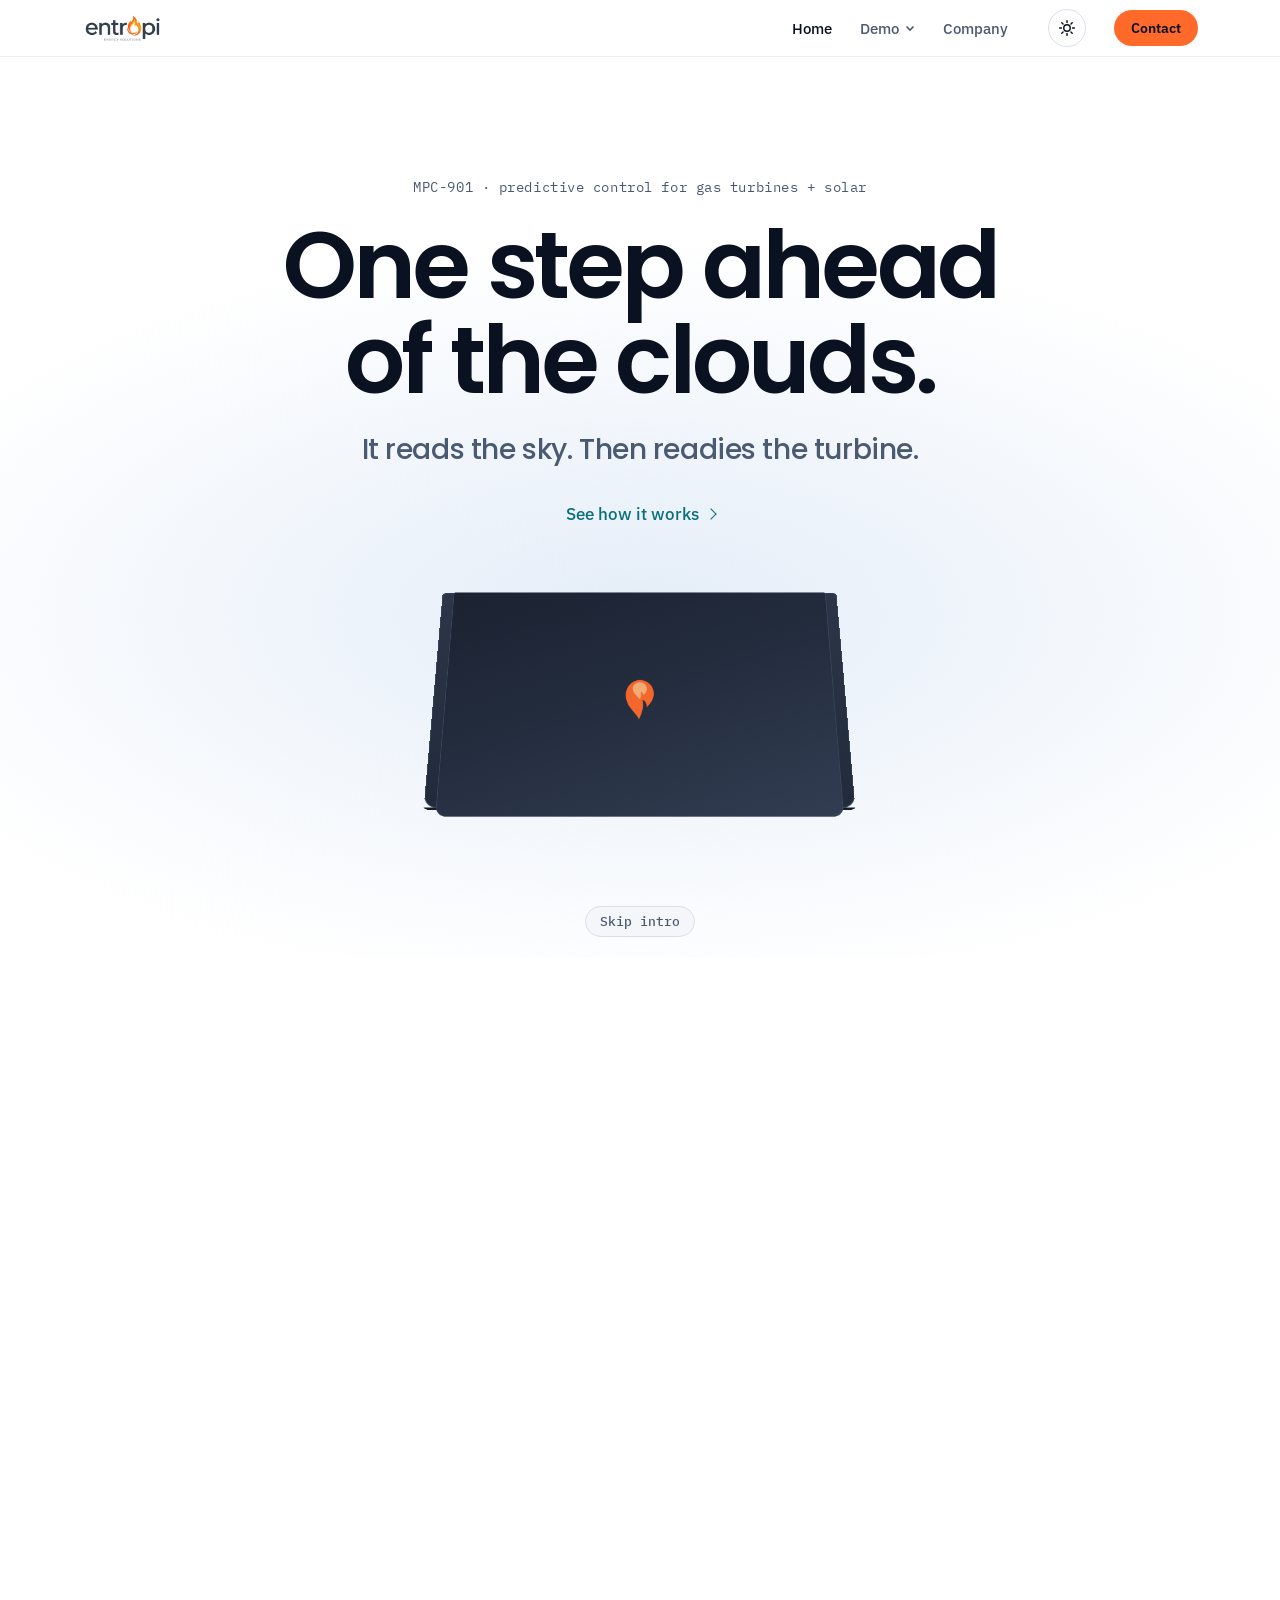
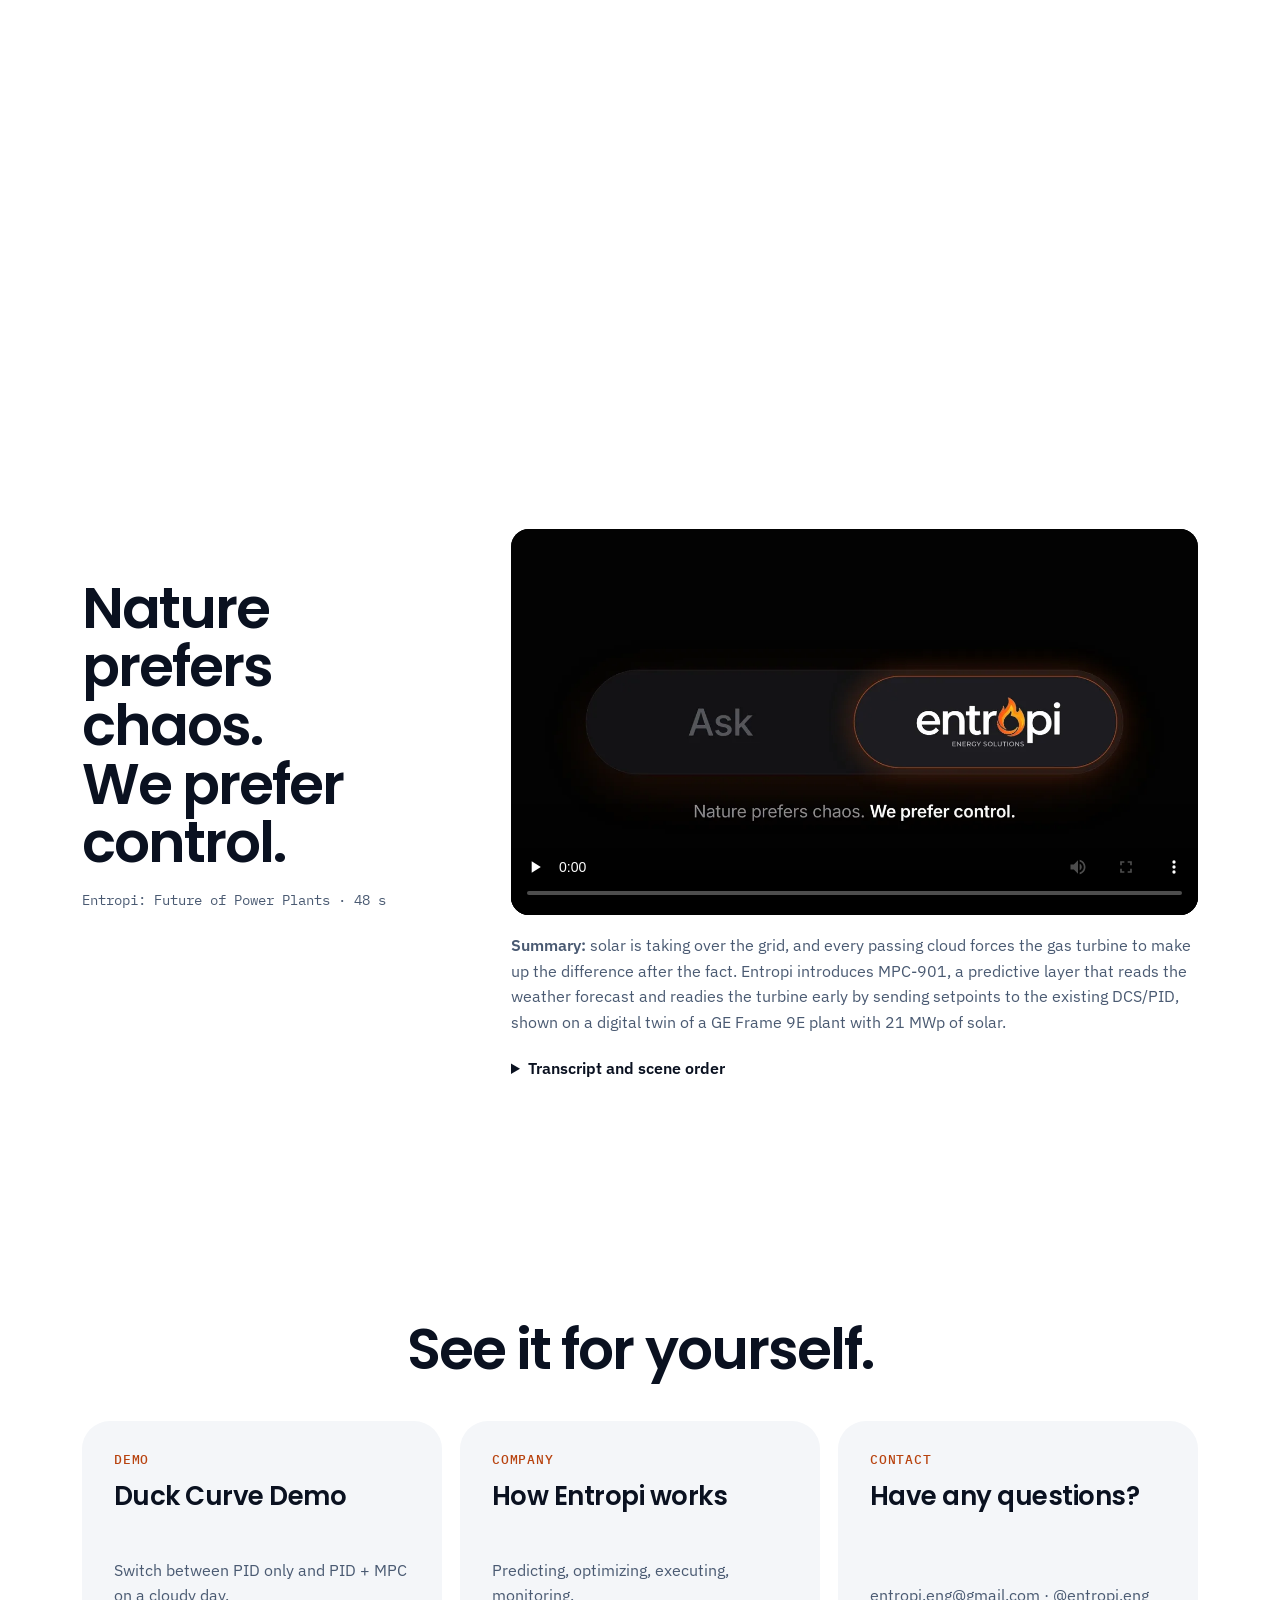
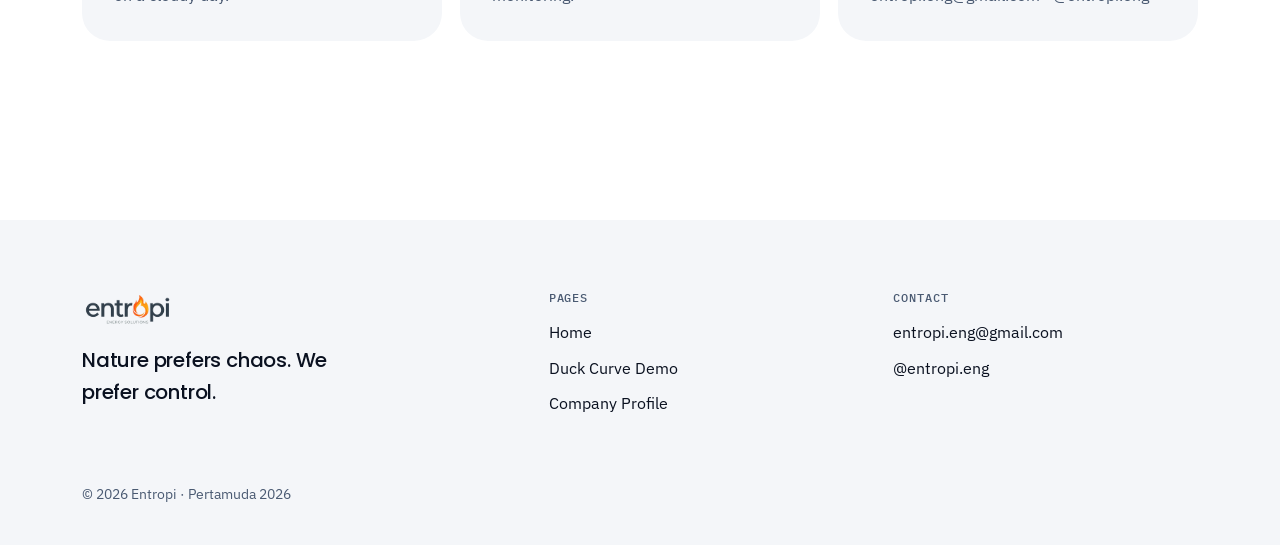
<file: index.html>
<!DOCTYPE html>
<html lang="en-US">
<head>
<!-- Static export for GitHub Pages (https://entropi-hub.github.io/entropi/): every asset path is relative; only canonical, og:url and the share image (og:image, twitter:image) are absolute. -->
	<meta charset="UTF-8" />
	<meta name="viewport" content="width=device-width, initial-scale=1" />
<meta name='robots' content='max-image-preview:large' />
<script>
(function(d){d.classList.add('js');var t;try{t=localStorage.getItem('entropi-theme')}catch(e){}if(t!=='light'&&t!=='dark')t=matchMedia('(prefers-color-scheme: light)').matches?'light':'dark';d.setAttribute('data-theme',t);})(document.documentElement);
</script>
<title>Entropi | One step ahead of the clouds.</title>
<meta name="description" content="MPC-901 reads 24-hour weather and load forecasts, then sends setpoints to the governor/DCS already in place, so gas turbines paired with solar run steadier. No new hardware; falls back to PID.">
<meta name="theme-color" content="#0a1120" media="(prefers-color-scheme: dark)">
<meta name="theme-color" content="#ffffff" media="(prefers-color-scheme: light)">
<meta property="og:type" content="website">
<link rel="canonical" href="https://entropi-hub.github.io/entropi/">
<meta property="og:site_name" content="Entropi">
<meta property="og:locale" content="en_US">
<meta property="og:title" content="Entropi | One step ahead of the clouds.">
<meta property="og:description" content="MPC-901 reads 24-hour weather and load forecasts, then sends setpoints to the governor/DCS already in place, so gas turbines paired with solar run steadier. No new hardware; falls back to PID.">
<meta property="og:url" content="https://entropi-hub.github.io/entropi/">
<meta property="og:image" content="https://entropi-hub.github.io/entropi/wp-content/themes/entropi/assets/media/entropi-video-poster.jpg">
<meta property="og:image:width" content="1280">
<meta property="og:image:height" content="720">
<meta property="og:image:type" content="image/jpeg">
<meta property="og:image:alt" content="Entropi logo on a dark background with the tagline Nature prefers chaos. We prefer control.">
<meta name="twitter:card" content="summary_large_image">
<meta name="twitter:title" content="Entropi | One step ahead of the clouds.">
<meta name="twitter:description" content="MPC-901 reads 24-hour weather and load forecasts, then sends setpoints to the governor/DCS already in place, so gas turbines paired with solar run steadier. No new hardware; falls back to PID.">
<meta name="twitter:image" content="https://entropi-hub.github.io/entropi/wp-content/themes/entropi/assets/media/entropi-video-poster.jpg">
<meta name="twitter:image:alt" content="Entropi logo on a dark background with the tagline Nature prefers chaos. We prefer control.">
	<link rel="icon" href="wp-content/themes/entropi/assets/media/entropi-flame-32.png" sizes="32x32" type="image/png">
<link rel="icon" href="wp-content/themes/entropi/assets/media/entropi-flame-512.png" sizes="512x512" type="image/png">
<link rel="apple-touch-icon" href="wp-content/themes/entropi/assets/media/entropi-flame-180.png" sizes="180x180">
	<style id="wp-img-auto-sizes-contain-inline-css">
img:is([sizes=auto i],[sizes^="auto," i]){contain-intrinsic-size:3000px 1500px}

</style>
<style id="wp-block-template-part-theme-inline-css">
:root :where(.wp-block-template-part.has-background){margin-bottom:0;margin-top:0;padding:1.25em 2.375em}

</style>
<style id="wp-block-post-content-inline-css">
.wp-block-post-content{display:flow-root}

</style>
<style id="wp-block-group-inline-css">
.wp-block-group{box-sizing:border-box}:where(.wp-block-group.wp-block-group-is-layout-constrained){position:relative}

</style>
<style id="wp-block-group-theme-inline-css">
:where(.wp-block-group.has-background){padding:1.25em 2.375em}

</style>
<style id="wp-emoji-styles-inline-css">

	img.wp-smiley, img.emoji {
		display: inline !important;
		border: none !important;
		box-shadow: none !important;
		height: 1em !important;
		width: 1em !important;
		margin: 0 0.07em !important;
		vertical-align: -0.1em !important;
		background: none !important;
		padding: 0 !important;
	}

</style>
<style id="wp-block-library-inline-css">
:root{--wp-block-synced-color:#7a00df;--wp-block-synced-color--rgb:122,0,223;--wp-bound-block-color:var(--wp-block-synced-color);--wp-editor-canvas-background:#ddd;--wp-admin-theme-color:#007cba;--wp-admin-theme-color--rgb:0,124,186;--wp-admin-theme-color-darker-10:#006ba1;--wp-admin-theme-color-darker-10--rgb:0,107,160.5;--wp-admin-theme-color-darker-20:#005a87;--wp-admin-theme-color-darker-20--rgb:0,90,135;--wp-admin-border-width-focus:2px}@media (min-resolution:192dpi){:root{--wp-admin-border-width-focus:1.5px}}.wp-element-button{cursor:pointer}:root .has-very-light-gray-background-color{background-color:#eee}:root .has-very-dark-gray-background-color{background-color:#313131}:root .has-very-light-gray-color{color:#eee}:root .has-very-dark-gray-color{color:#313131}:root .has-vivid-green-cyan-to-vivid-cyan-blue-gradient-background{background:linear-gradient(135deg,#00d084,#0693e3)}:root .has-purple-crush-gradient-background{background:linear-gradient(135deg,#34e2e4,#4721fb 50%,#ab1dfe)}:root .has-hazy-dawn-gradient-background{background:linear-gradient(135deg,#faaca8,#dad0ec)}:root .has-subdued-olive-gradient-background{background:linear-gradient(135deg,#fafae1,#67a671)}:root .has-atomic-cream-gradient-background{background:linear-gradient(135deg,#fdd79a,#004a59)}:root .has-nightshade-gradient-background{background:linear-gradient(135deg,#330968,#31cdcf)}:root .has-midnight-gradient-background{background:linear-gradient(135deg,#020381,#2874fc)}:root{--wp--preset--font-size--normal:16px;--wp--preset--font-size--huge:42px}.has-regular-font-size{font-size:1em}.has-larger-font-size{font-size:2.625em}.has-normal-font-size{font-size:var(--wp--preset--font-size--normal)}.has-huge-font-size{font-size:var(--wp--preset--font-size--huge)}:root .has-text-align-center{text-align:center}:root .has-text-align-left{text-align:left}:root .has-text-align-right{text-align:right}.has-fit-text{white-space:nowrap!important}#end-resizable-editor-section{display:none}.aligncenter{clear:both}.items-justified-left{justify-content:flex-start}.items-justified-center{justify-content:center}.items-justified-right{justify-content:flex-end}.items-justified-space-between{justify-content:space-between}.screen-reader-text{word-wrap:normal!important;border:0;clip-path:inset(50%);height:1px;margin:-1px;overflow:hidden;padding:0;position:absolute;width:1px;word-break:normal!important}.screen-reader-text:focus{background-color:#ddd;clip-path:none;color:#444;display:block;font-size:1em;height:auto;left:5px;line-height:normal;padding:15px 23px 14px;text-decoration:none;top:5px;width:auto;z-index:100000}html :where(.has-border-color){border-style:solid}html :where([style^=border-color],[style*=";border-color"],[style*="; border-color"]){border-style:solid}html :where([style^=border-top-color],[style*=";border-top-color"],[style*="; border-top-color"]){border-top-style:solid}html :where([style^=border-right-color],[style*=";border-right-color"],[style*="; border-right-color"]){border-right-style:solid}html :where([style^=border-bottom-color],[style*=";border-bottom-color"],[style*="; border-bottom-color"]){border-bottom-style:solid}html :where([style^=border-left-color],[style*=";border-left-color"],[style*="; border-left-color"]){border-left-style:solid}html :where([style^=border-width],[style*=";border-width"],[style*="; border-width"]){border-style:solid}html :where([style^=border-top-width],[style*=";border-top-width"],[style*="; border-top-width"]){border-top-style:solid}html :where([style^=border-right-width],[style*=";border-right-width"],[style*="; border-right-width"]){border-right-style:solid}html :where([style^=border-bottom-width],[style*=";border-bottom-width"],[style*="; border-bottom-width"]){border-bottom-style:solid}html :where([style^=border-left-width],[style*=";border-left-width"],[style*="; border-left-width"]){border-left-style:solid}html :where(img[class*=wp-image-]){height:auto;max-width:100%}:where(figure){margin:0 0 1em}html :where(.is-position-sticky){--wp-admin--admin-bar--position-offset:var(--wp-admin--admin-bar--height,0px)}@media screen and (max-width:600px){html :where(.is-position-sticky){--wp-admin--admin-bar--position-offset:0px}}

</style>
<link rel='stylesheet' id='entropi-fonts-css' href='wp-content/themes/entropi/assets/fonts/fonts.css' media='all' />
<style id="global-styles-inline-css">
:root{--wp--preset--aspect-ratio--square: 1;--wp--preset--aspect-ratio--4-3: 4/3;--wp--preset--aspect-ratio--3-4: 3/4;--wp--preset--aspect-ratio--3-2: 3/2;--wp--preset--aspect-ratio--2-3: 2/3;--wp--preset--aspect-ratio--16-9: 16/9;--wp--preset--aspect-ratio--9-16: 9/16;--wp--preset--color--black: #000000;--wp--preset--color--cyan-bluish-gray: #abb8c3;--wp--preset--color--white: #ffffff;--wp--preset--color--pale-pink: #f78da7;--wp--preset--color--vivid-red: #cf2e2e;--wp--preset--color--luminous-vivid-orange: #ff6900;--wp--preset--color--luminous-vivid-amber: #fcb900;--wp--preset--color--light-green-cyan: #7bdcb5;--wp--preset--color--vivid-green-cyan: #00d084;--wp--preset--color--pale-cyan-blue: #8ed1fc;--wp--preset--color--vivid-cyan-blue: #0693e3;--wp--preset--color--vivid-purple: #9b51e0;--wp--preset--color--bg: #0a1120;--wp--preset--color--panel: #0f1a2c;--wp--preset--color--panel-2: #13203a;--wp--preset--color--text: #e8eef6;--wp--preset--color--muted: #9aabc2;--wp--preset--color--faint: #8193ad;--wp--preset--color--line: #1d2b44;--wp--preset--color--flame: #ff6a2b;--wp--preset--color--flame-hover: #ff8a55;--wp--preset--color--sky: #2bc6da;--wp--preset--color--warn: #f5c443;--wp--preset--color--ok: #3ccf8e;--wp--preset--color--bad: #ff4d5f;--wp--preset--color--light-bg: #f4f6f9;--wp--preset--gradient--vivid-cyan-blue-to-vivid-purple: linear-gradient(135deg,rgb(6,147,227) 0%,rgb(155,81,224) 100%);--wp--preset--gradient--light-green-cyan-to-vivid-green-cyan: linear-gradient(135deg,rgb(122,220,180) 0%,rgb(0,208,130) 100%);--wp--preset--gradient--luminous-vivid-amber-to-luminous-vivid-orange: linear-gradient(135deg,rgb(252,185,0) 0%,rgb(255,105,0) 100%);--wp--preset--gradient--luminous-vivid-orange-to-vivid-red: linear-gradient(135deg,rgb(255,105,0) 0%,rgb(207,46,46) 100%);--wp--preset--gradient--very-light-gray-to-cyan-bluish-gray: linear-gradient(135deg,rgb(238,238,238) 0%,rgb(169,184,195) 100%);--wp--preset--gradient--cool-to-warm-spectrum: linear-gradient(135deg,rgb(74,234,220) 0%,rgb(151,120,209) 20%,rgb(207,42,186) 40%,rgb(238,44,130) 60%,rgb(251,105,98) 80%,rgb(254,248,76) 100%);--wp--preset--gradient--blush-light-purple: linear-gradient(135deg,rgb(255,206,236) 0%,rgb(152,150,240) 100%);--wp--preset--gradient--blush-bordeaux: linear-gradient(135deg,rgb(254,205,165) 0%,rgb(254,45,45) 50%,rgb(107,0,62) 100%);--wp--preset--gradient--luminous-dusk: linear-gradient(135deg,rgb(255,203,112) 0%,rgb(199,81,192) 50%,rgb(65,88,208) 100%);--wp--preset--gradient--pale-ocean: linear-gradient(135deg,rgb(255,245,203) 0%,rgb(182,227,212) 50%,rgb(51,167,181) 100%);--wp--preset--gradient--electric-grass: linear-gradient(135deg,rgb(202,248,128) 0%,rgb(113,206,126) 100%);--wp--preset--gradient--midnight: linear-gradient(135deg,rgb(2,3,129) 0%,rgb(40,116,252) 100%);--wp--preset--font-size--small: 15px;--wp--preset--font-size--medium: 20px;--wp--preset--font-size--large: 36px;--wp--preset--font-size--x-large: 42px;--wp--preset--font-size--label: 12px;--wp--preset--font-size--card: 16px;--wp--preset--font-size--body: 18px;--wp--preset--font-size--lede: 19px;--wp--preset--font-size--h-3: 20px;--wp--preset--font-size--subhead: clamp(20px, 2.2vw, 26px);--wp--preset--font-size--h-2: clamp(30px, 3.6vw, 44px);--wp--preset--font-size--metric: clamp(44px, 5vw, 60px);--wp--preset--font-size--display: clamp(40px, 6.2vw, 72px);--wp--preset--font-family--display: "Poppins", sans-serif;--wp--preset--font-family--body: "IBM Plex Sans", sans-serif;--wp--preset--font-family--mono: "IBM Plex Mono", ui-monospace, monospace;--wp--preset--spacing--20: 1.25rem;--wp--preset--spacing--30: 20px;--wp--preset--spacing--40: 28px;--wp--preset--spacing--50: 32px;--wp--preset--spacing--60: 56px;--wp--preset--spacing--70: 72px;--wp--preset--spacing--80: 7.5rem;--wp--preset--spacing--10: 8px;--wp--preset--shadow--natural: 6px 6px 9px rgba(0, 0, 0, 0.2);--wp--preset--shadow--deep: 12px 12px 50px rgba(0, 0, 0, 0.4);--wp--preset--shadow--sharp: 6px 6px 0px rgba(0, 0, 0, 0.2);--wp--preset--shadow--outlined: 6px 6px 0px -3px rgb(255, 255, 255), 6px 6px rgb(0, 0, 0);--wp--preset--shadow--crisp: 6px 6px 0px rgb(0, 0, 0);--wp--custom--radius: 12px;--wp--custom--pill: 999px;--wp--custom--container: 1180px;--wp--custom--header-height: 72px;--wp--custom--ease: cubic-bezier(.22,.61,.36,1);}.wp-block-button{--wp--preset--dimension--25: 25%;--wp--preset--dimension--50: 50%;--wp--preset--dimension--75: 75%;--wp--preset--dimension--100: 100%;}:root { --wp--style--global--content-size: 1116px;--wp--style--global--wide-size: 1180px; }:where(body) { margin: 0; }.wp-site-blocks > .alignleft { float: left; margin-right: 2em; }.wp-site-blocks > .alignright { float: right; margin-left: 2em; }.wp-site-blocks > .aligncenter { justify-content: center; margin-left: auto; margin-right: auto; }:where(.wp-site-blocks) > * { margin-block-start: 0; margin-block-end: 0; }:where(.wp-site-blocks) > :first-child { margin-block-start: 0; }:where(.wp-site-blocks) > :last-child { margin-block-end: 0; }:root { --wp--style--block-gap: 0; }:root :where(.is-layout-flow) > :first-child{margin-block-start: 0;}:root :where(.is-layout-flow) > :last-child{margin-block-end: 0;}:root :where(.is-layout-flow) > *{margin-block-start: 0;margin-block-end: 0;}:root :where(.is-layout-constrained) > :first-child{margin-block-start: 0;}:root :where(.is-layout-constrained) > :last-child{margin-block-end: 0;}:root :where(.is-layout-constrained) > *{margin-block-start: 0;margin-block-end: 0;}:root :where(.is-layout-flex){gap: 0;}:root :where(.is-layout-grid){gap: 0;}.is-layout-flow > .alignleft{float: left;margin-inline-start: 0;margin-inline-end: 2em;}.is-layout-flow > .alignright{float: right;margin-inline-start: 2em;margin-inline-end: 0;}.is-layout-flow > .aligncenter{margin-left: auto !important;margin-right: auto !important;}.is-layout-constrained > .alignleft{float: left;margin-inline-start: 0;margin-inline-end: 2em;}.is-layout-constrained > .alignright{float: right;margin-inline-start: 2em;margin-inline-end: 0;}.is-layout-constrained > .aligncenter{margin-left: auto !important;margin-right: auto !important;}.is-layout-constrained > :where(:not(.alignleft):not(.alignright):not(.alignfull)){max-width: var(--wp--style--global--content-size);margin-left: auto !important;margin-right: auto !important;}.is-layout-constrained > .alignwide{max-width: var(--wp--style--global--wide-size);}body .is-layout-flex{display: flex;}.is-layout-flex{flex-wrap: wrap;align-items: center;}.is-layout-flex > :is(*, div){margin: 0;}body .is-layout-grid{display: grid;}.is-layout-grid > :is(*, div){margin: 0;}body{background-color: var(--wp--preset--color--bg);color: var(--wp--preset--color--text);font-family: var(--wp--preset--font-family--body);font-size: var(--wp--preset--font-size--body);line-height: 1.65;padding-top: 0;padding-right: 0;padding-bottom: 0;padding-left: 0;}a:where(:not(.wp-element-button)){color: var(--wp--preset--color--sky);}h1{font-family: var(--wp--preset--font-family--display);font-size: clamp(40px, 6.2vw, 72px);font-weight: 600;letter-spacing: -.035em;line-height: 1.04;}h2{font-family: var(--wp--preset--font-family--display);font-size: clamp(30px, 3.6vw, 44px);font-weight: 600;letter-spacing: -.025em;line-height: 1.12;}:root :where(.wp-element-button, .wp-block-button__link){background-color: var(--wp--preset--color--flame);border-radius: 999px;border-width: 0;color: var(--wp--preset--color--bg);font-family: var(--wp--preset--font-family--body);font-size: 16px;font-style: inherit;font-weight: 600;letter-spacing: inherit;line-height: 1;padding-top: calc(0.667em + 2px);padding-right: calc(1.333em + 2px);padding-bottom: calc(0.667em + 2px);padding-left: calc(1.333em + 2px);text-decoration: none;text-transform: inherit;}.has-black-color{color: var(--wp--preset--color--black) !important;}.has-cyan-bluish-gray-color{color: var(--wp--preset--color--cyan-bluish-gray) !important;}.has-white-color{color: var(--wp--preset--color--white) !important;}.has-pale-pink-color{color: var(--wp--preset--color--pale-pink) !important;}.has-vivid-red-color{color: var(--wp--preset--color--vivid-red) !important;}.has-luminous-vivid-orange-color{color: var(--wp--preset--color--luminous-vivid-orange) !important;}.has-luminous-vivid-amber-color{color: var(--wp--preset--color--luminous-vivid-amber) !important;}.has-light-green-cyan-color{color: var(--wp--preset--color--light-green-cyan) !important;}.has-vivid-green-cyan-color{color: var(--wp--preset--color--vivid-green-cyan) !important;}.has-pale-cyan-blue-color{color: var(--wp--preset--color--pale-cyan-blue) !important;}.has-vivid-cyan-blue-color{color: var(--wp--preset--color--vivid-cyan-blue) !important;}.has-vivid-purple-color{color: var(--wp--preset--color--vivid-purple) !important;}.has-bg-color{color: var(--wp--preset--color--bg) !important;}.has-panel-color{color: var(--wp--preset--color--panel) !important;}.has-panel-2-color{color: var(--wp--preset--color--panel-2) !important;}.has-text-color{color: var(--wp--preset--color--text) !important;}.has-muted-color{color: var(--wp--preset--color--muted) !important;}.has-faint-color{color: var(--wp--preset--color--faint) !important;}.has-line-color{color: var(--wp--preset--color--line) !important;}.has-flame-color{color: var(--wp--preset--color--flame) !important;}.has-flame-hover-color{color: var(--wp--preset--color--flame-hover) !important;}.has-sky-color{color: var(--wp--preset--color--sky) !important;}.has-warn-color{color: var(--wp--preset--color--warn) !important;}.has-ok-color{color: var(--wp--preset--color--ok) !important;}.has-bad-color{color: var(--wp--preset--color--bad) !important;}.has-light-bg-color{color: var(--wp--preset--color--light-bg) !important;}.has-black-background-color{background-color: var(--wp--preset--color--black) !important;}.has-cyan-bluish-gray-background-color{background-color: var(--wp--preset--color--cyan-bluish-gray) !important;}.has-white-background-color{background-color: var(--wp--preset--color--white) !important;}.has-pale-pink-background-color{background-color: var(--wp--preset--color--pale-pink) !important;}.has-vivid-red-background-color{background-color: var(--wp--preset--color--vivid-red) !important;}.has-luminous-vivid-orange-background-color{background-color: var(--wp--preset--color--luminous-vivid-orange) !important;}.has-luminous-vivid-amber-background-color{background-color: var(--wp--preset--color--luminous-vivid-amber) !important;}.has-light-green-cyan-background-color{background-color: var(--wp--preset--color--light-green-cyan) !important;}.has-vivid-green-cyan-background-color{background-color: var(--wp--preset--color--vivid-green-cyan) !important;}.has-pale-cyan-blue-background-color{background-color: var(--wp--preset--color--pale-cyan-blue) !important;}.has-vivid-cyan-blue-background-color{background-color: var(--wp--preset--color--vivid-cyan-blue) !important;}.has-vivid-purple-background-color{background-color: var(--wp--preset--color--vivid-purple) !important;}.has-bg-background-color{background-color: var(--wp--preset--color--bg) !important;}.has-panel-background-color{background-color: var(--wp--preset--color--panel) !important;}.has-panel-2-background-color{background-color: var(--wp--preset--color--panel-2) !important;}.has-text-background-color{background-color: var(--wp--preset--color--text) !important;}.has-muted-background-color{background-color: var(--wp--preset--color--muted) !important;}.has-faint-background-color{background-color: var(--wp--preset--color--faint) !important;}.has-line-background-color{background-color: var(--wp--preset--color--line) !important;}.has-flame-background-color{background-color: var(--wp--preset--color--flame) !important;}.has-flame-hover-background-color{background-color: var(--wp--preset--color--flame-hover) !important;}.has-sky-background-color{background-color: var(--wp--preset--color--sky) !important;}.has-warn-background-color{background-color: var(--wp--preset--color--warn) !important;}.has-ok-background-color{background-color: var(--wp--preset--color--ok) !important;}.has-bad-background-color{background-color: var(--wp--preset--color--bad) !important;}.has-light-bg-background-color{background-color: var(--wp--preset--color--light-bg) !important;}.has-black-border-color{border-color: var(--wp--preset--color--black) !important;}.has-cyan-bluish-gray-border-color{border-color: var(--wp--preset--color--cyan-bluish-gray) !important;}.has-white-border-color{border-color: var(--wp--preset--color--white) !important;}.has-pale-pink-border-color{border-color: var(--wp--preset--color--pale-pink) !important;}.has-vivid-red-border-color{border-color: var(--wp--preset--color--vivid-red) !important;}.has-luminous-vivid-orange-border-color{border-color: var(--wp--preset--color--luminous-vivid-orange) !important;}.has-luminous-vivid-amber-border-color{border-color: var(--wp--preset--color--luminous-vivid-amber) !important;}.has-light-green-cyan-border-color{border-color: var(--wp--preset--color--light-green-cyan) !important;}.has-vivid-green-cyan-border-color{border-color: var(--wp--preset--color--vivid-green-cyan) !important;}.has-pale-cyan-blue-border-color{border-color: var(--wp--preset--color--pale-cyan-blue) !important;}.has-vivid-cyan-blue-border-color{border-color: var(--wp--preset--color--vivid-cyan-blue) !important;}.has-vivid-purple-border-color{border-color: var(--wp--preset--color--vivid-purple) !important;}.has-bg-border-color{border-color: var(--wp--preset--color--bg) !important;}.has-panel-border-color{border-color: var(--wp--preset--color--panel) !important;}.has-panel-2-border-color{border-color: var(--wp--preset--color--panel-2) !important;}.has-text-border-color{border-color: var(--wp--preset--color--text) !important;}.has-muted-border-color{border-color: var(--wp--preset--color--muted) !important;}.has-faint-border-color{border-color: var(--wp--preset--color--faint) !important;}.has-line-border-color{border-color: var(--wp--preset--color--line) !important;}.has-flame-border-color{border-color: var(--wp--preset--color--flame) !important;}.has-flame-hover-border-color{border-color: var(--wp--preset--color--flame-hover) !important;}.has-sky-border-color{border-color: var(--wp--preset--color--sky) !important;}.has-warn-border-color{border-color: var(--wp--preset--color--warn) !important;}.has-ok-border-color{border-color: var(--wp--preset--color--ok) !important;}.has-bad-border-color{border-color: var(--wp--preset--color--bad) !important;}.has-light-bg-border-color{border-color: var(--wp--preset--color--light-bg) !important;}.has-vivid-cyan-blue-to-vivid-purple-gradient-background{background: var(--wp--preset--gradient--vivid-cyan-blue-to-vivid-purple) !important;}.has-light-green-cyan-to-vivid-green-cyan-gradient-background{background: var(--wp--preset--gradient--light-green-cyan-to-vivid-green-cyan) !important;}.has-luminous-vivid-amber-to-luminous-vivid-orange-gradient-background{background: var(--wp--preset--gradient--luminous-vivid-amber-to-luminous-vivid-orange) !important;}.has-luminous-vivid-orange-to-vivid-red-gradient-background{background: var(--wp--preset--gradient--luminous-vivid-orange-to-vivid-red) !important;}.has-very-light-gray-to-cyan-bluish-gray-gradient-background{background: var(--wp--preset--gradient--very-light-gray-to-cyan-bluish-gray) !important;}.has-cool-to-warm-spectrum-gradient-background{background: var(--wp--preset--gradient--cool-to-warm-spectrum) !important;}.has-blush-light-purple-gradient-background{background: var(--wp--preset--gradient--blush-light-purple) !important;}.has-blush-bordeaux-gradient-background{background: var(--wp--preset--gradient--blush-bordeaux) !important;}.has-luminous-dusk-gradient-background{background: var(--wp--preset--gradient--luminous-dusk) !important;}.has-pale-ocean-gradient-background{background: var(--wp--preset--gradient--pale-ocean) !important;}.has-electric-grass-gradient-background{background: var(--wp--preset--gradient--electric-grass) !important;}.has-midnight-gradient-background{background: var(--wp--preset--gradient--midnight) !important;}.has-small-font-size{font-size: var(--wp--preset--font-size--small) !important;}.has-medium-font-size{font-size: var(--wp--preset--font-size--medium) !important;}.has-large-font-size{font-size: var(--wp--preset--font-size--large) !important;}.has-x-large-font-size{font-size: var(--wp--preset--font-size--x-large) !important;}.has-label-font-size{font-size: var(--wp--preset--font-size--label) !important;}.has-card-font-size{font-size: var(--wp--preset--font-size--card) !important;}.has-body-font-size{font-size: var(--wp--preset--font-size--body) !important;}.has-lede-font-size{font-size: var(--wp--preset--font-size--lede) !important;}.has-h-3-font-size{font-size: var(--wp--preset--font-size--h-3) !important;}.has-subhead-font-size{font-size: var(--wp--preset--font-size--subhead) !important;}.has-h-2-font-size{font-size: var(--wp--preset--font-size--h-2) !important;}.has-metric-font-size{font-size: var(--wp--preset--font-size--metric) !important;}.has-display-font-size{font-size: var(--wp--preset--font-size--display) !important;}.has-display-font-family{font-family: var(--wp--preset--font-family--display) !important;}.has-body-font-family{font-family: var(--wp--preset--font-family--body) !important;}.has-mono-font-family{font-family: var(--wp--preset--font-family--mono) !important;}

</style>
<link rel='stylesheet' id='entropi-style-css' href='wp-content/themes/entropi/style.css' media='all' />
<script data-wp-strategy="defer" defer id="entropi-core-js" src="wp-content/themes/entropi/assets/js/entropi-core.js"></script>
<script data-wp-strategy="defer" defer id="entropi-home-js" src="wp-content/themes/entropi/assets/js/entropi-home.js"></script>
</head>

<body class="home wp-singular page-template-default page page-id-5 wp-embed-responsive wp-theme-entropi entropi-home">

<div class="wp-site-blocks"><header class="site-header wp-block-template-part">
<a class="skip" href="#main">Skip to content</a>
<div class="bar">
  <!-- White logo in dark mode, original colour logo in light mode (CSS shows one; the hidden one is lazy, so it is fetched only when shown). -->
  <a class="brand" href="./" aria-label="Entropi, home"><img decoding="async" class="logo-dark" src="wp-content/themes/entropi/assets/images/entropi-logo-white-sm.png" alt="Entropi" width="256" height="96" loading="lazy"><img decoding="async" class="logo-light" src="wp-content/themes/entropi/assets/images/entropi-logo-color-sm.png" alt="Entropi" width="258" height="96" loading="lazy"></a>
  <nav class="nav" aria-label="Main">
    <ul class="nav-list">
      <li><a href="./">Home</a></li>
      <li class="has-menu">
        <button type="button" class="menu-toggle" aria-haspopup="true" aria-expanded="false" aria-controls="demo-menu">Demo <svg viewBox="0 0 10 10" fill="none" stroke="currentColor" stroke-width="1.6" aria-hidden="true"><path d="M1.5 3.5L5 7l3.5-3.5"/></svg></button>
        <ul class="dropdown" id="demo-menu">
          <li><a href="demo/"><span class="dd-title">Duck Curve</span><span class="dd-sub">Interactive 24-hour illustration</span></a></li>
          <li><a href="wp-content/themes/entropi/assets/downloads/MPC-901-Console-Demo.html" download="MPC-901-Console-Demo.html"><span class="dd-title">Download Console</span><span class="dd-sub">HTML &middot; 11 MB</span></a></li>
        </ul>
      </li>
      <li><a href="company/">Company</a></li>
    </ul>
  </nav>
  <!-- Light/dark toggle. Default follows the device; a choice is stored (localStorage) and applied before first paint. -->
  <button class="theme-btn" type="button" aria-pressed="false" aria-label="Dark mode">
    <svg class="i-moon" viewBox="0 0 20 20" fill="none" stroke="currentColor" stroke-width="1.6" stroke-linejoin="round" aria-hidden="true"><path d="M16.5 12.4A7 7 0 0 1 7.6 3.5a7 7 0 1 0 8.9 8.9z"/></svg>
    <svg class="i-sun" viewBox="0 0 20 20" fill="none" stroke="currentColor" stroke-width="1.6" stroke-linecap="round" aria-hidden="true"><circle cx="10" cy="10" r="3.6"/><path d="M10 1.8v2M10 16.2v2M1.8 10h2M16.2 10h2M4.2 4.2l1.4 1.4M14.4 14.4l1.4 1.4M4.2 15.8l1.4-1.4M14.4 5.6l1.4-1.4"/></svg>
  </button>
  <a class="btn btn-primary btn-sm nav-contact" href="company/#contact">Contact</a>
  <button class="menu-btn" type="button" aria-expanded="false" aria-controls="mobile-menu" aria-label="Open menu">
    <svg class="bars" viewBox="0 0 18 18" fill="none" stroke="currentColor" stroke-width="1.6" stroke-linecap="round" aria-hidden="true"><path d="M2 5h14M2 9h14M2 13h14"/></svg>
    <svg class="x" viewBox="0 0 18 18" fill="none" stroke="currentColor" stroke-width="1.6" stroke-linecap="round" aria-hidden="true"><path d="M4 4l10 10M14 4L4 14"/></svg>
  </button>
</div>
<nav class="mobile-menu" id="mobile-menu" aria-label="Main (mobile)">
  <ul>
    <li><a href="./">Home</a></li>
    <li><span class="mm-label">Demo</span></li>
    <li class="mm-sub"><a href="demo/">Duck Curve</a></li>
    <li class="mm-sub"><a href="wp-content/themes/entropi/assets/downloads/MPC-901-Console-Demo.html" download="MPC-901-Console-Demo.html">Download Console <small>HTML &middot; 11 MB</small></a></li>
    <li><a href="company/">Company</a></li>
    <li class="mm-cta"><a class="btn btn-primary" href="company/#contact">Contact</a></li>
  </ul>
</nav>

</header>


<main id="main" class="wp-block-group is-layout-flow wp-block-group-is-layout-flow"><div class="entry-content wp-block-post-content is-layout-flow wp-block-post-content-is-layout-flow">
<!-- HOME (REVISI-V3 section 4). One pinned, scroll-driven section: closed laptop -> lid opens -> 24 h chart draws
     (load, solar bell, net load) -> problems on the left at the evening net-load peak -> solution on the right
     -> smoother PID + MPC curve. entropi-home.js adds .is-scrolly only when JS runs and motion is allowed;
     otherwise the CSS defaults show the finished state (open laptop, full chart, all text).
     No simulation result numbers on this page. Chart paths: procedural dummy data (same generator as the Demo page). -->
<section class="intro" id="intro" aria-labelledby="intro-title">
  <div class="intro-track">
    <div class="intro-stage">
      <a class="skip-intro" href="#intro-end">Skip intro</a>
      <div class="intro-head">
        <p class="eyebrow">MPC-901 &middot; predictive control for gas turbines + solar</p>
        <h1 id="intro-title">One step ahead of the clouds.</h1>
        <p class="sub">It reads the sky. Then readies the turbine.</p>
        <p class="intro-links">
          <a class="link-arrow" href="company/#how">See how it works</a>
        </p>
      </div>
      <div class="intro-grid">
        <div class="ps ps-problems" aria-labelledby="problems-title">
          <h2 class="ps-k" id="problems-title">The problem</h2>
          <ol class="ps-items">
            <li class="ps-item"><h3><b>A</b>Intermittent solar output</h3><p>A passing cloud can cut PV output within minutes, and the gas turbine has to cover the gap.</p></li>
            <li class="ps-item"><h3><b>B</b>Excessive valve movement</h3><p>Chasing every fluctuation keeps the IGV valve in near-constant motion, which wears it out.</p></li>
            <li class="ps-item"><h3><b>C</b>Reactive control</h3><p>PID acts only after frequency has already drifted.</p></li>
          </ol>
        </div>
        <figure class="laptop" aria-labelledby="chart-cap">
          <div class="lt-body">
            <div class="lt-base" aria-hidden="true"><div class="lt-keys"></div><div class="lt-pad"></div><div class="lt-lip"></div></div>
            <div class="lt-lid">
              <div class="lt-back" aria-hidden="true">
                <svg viewBox="0 0 40 52" fill="none"><path d="M21 1c3 9 15 15 15 30 0 11-7.5 19-16 19S4 43 4 33c0-8 5-13 8-17 0 6 3 9 5 9-2-9 1-17 4-24z" fill="#ff6a2b"/><path d="M20 26c3 4 8 7 8 13 0 5-3.6 8-8 8s-8-3-8-8c0-4 2-6 4-8 0 3 1.5 4 3 4-1-4 0-7 1-9z" fill="#ffb27a"/></svg>
              </div>
              <div class="lt-front">
                <div class="lt-screen">
                  <svg class="chart" viewBox="0 0 640 400" role="img" aria-labelledby="chart-t">
                    <title id="chart-t">Illustration of one day: the site load curve, a bell-shaped solar output, and the net load the gas turbine must cover, which dips with passing clouds and jumps in the evening. A smoother PID plus MPC curve is drawn on top.</title>
                    <text class="ttl" x="40" y="32">Net load &middot; 24 h</text>
                    <text class="wm" x="616" y="32" text-anchor="end">ILLUSTRATION</text>
                    <g class="gl"><line x1="40" y1="130" x2="616" y2="130"/><line x1="40" y1="204" x2="616" y2="204"/><line x1="40" y1="278" x2="616" y2="278"/></g>
                    <line class="ax" x1="40" y1="352" x2="616" y2="352"/>
                    <g><text x="40" y="380" text-anchor="middle">00</text><text x="184" y="380" text-anchor="middle">06</text><text x="328" y="380" text-anchor="middle">12</text><text x="472" y="380" text-anchor="middle">18</text><text x="616" y="380" text-anchor="middle">24</text></g>
                    <path class="c-sun" d="M40.0 352.0 L46.1 352.0 L52.1 352.0 L58.2 352.0 L64.3 352.0 L70.3 352.0 L76.4 352.0 L82.4 352.0 L88.5 352.0 L94.6 352.0 L100.6 352.0 L106.7 352.0 L112.8 352.0 L118.8 352.0 L124.9 352.0 L130.9 352.0 L137.0 352.0 L143.1 352.0 L149.1 352.0 L155.2 352.0 L161.3 352.0 L167.3 352.0 L173.4 352.0 L179.5 352.0 L185.5 352.0 L191.6 348.0 L197.6 341.5 L203.7 333.6 L209.8 324.7 L215.8 315.0 L221.9 304.8 L228.0 294.2 L234.0 283.4 L240.1 272.5 L246.1 261.6 L252.2 251.0 L258.3 242.0 L264.3 241.6 L270.4 250.9 L276.5 241.0 L282.5 213.9 L288.6 197.8 L294.7 193.9 L300.7 221.1 L306.8 225.8 L312.8 183.7 L318.9 174.4 L325.0 179.5 L331.0 200.5 L337.1 229.6 L343.2 234.4 L349.2 210.4 L355.3 190.8 L361.3 197.5 L367.4 229.2 L373.5 229.2 L379.5 210.7 L385.6 212.6 L391.7 223.1 L397.7 243.6 L403.8 270.6 L409.9 275.5 L415.9 268.8 L422.0 273.3 L428.0 289.1 L434.1 306.4 L440.2 305.9 L446.2 315.0 L452.3 324.7 L458.4 333.6 L464.4 341.5 L470.5 348.0 L476.5 352.0 L482.6 352.0 L488.7 352.0 L494.7 352.0 L500.8 352.0 L506.9 352.0 L512.9 352.0 L519.0 352.0 L525.1 352.0 L531.1 352.0 L537.2 352.0 L543.2 352.0 L549.3 352.0 L555.4 352.0 L561.4 352.0 L567.5 352.0 L573.6 352.0 L579.6 352.0 L585.7 352.0 L591.7 352.0 L597.8 352.0 L603.9 352.0 L609.9 352.0 L616.0 352.0 L616 352 L40 352 Z"/>
                    <path class="c-sunl" pathLength="1" d="M40.0 352.0 L46.1 352.0 L52.1 352.0 L58.2 352.0 L64.3 352.0 L70.3 352.0 L76.4 352.0 L82.4 352.0 L88.5 352.0 L94.6 352.0 L100.6 352.0 L106.7 352.0 L112.8 352.0 L118.8 352.0 L124.9 352.0 L130.9 352.0 L137.0 352.0 L143.1 352.0 L149.1 352.0 L155.2 352.0 L161.3 352.0 L167.3 352.0 L173.4 352.0 L179.5 352.0 L185.5 352.0 L191.6 348.0 L197.6 341.5 L203.7 333.6 L209.8 324.7 L215.8 315.0 L221.9 304.8 L228.0 294.2 L234.0 283.4 L240.1 272.5 L246.1 261.6 L252.2 251.0 L258.3 242.0 L264.3 241.6 L270.4 250.9 L276.5 241.0 L282.5 213.9 L288.6 197.8 L294.7 193.9 L300.7 221.1 L306.8 225.8 L312.8 183.7 L318.9 174.4 L325.0 179.5 L331.0 200.5 L337.1 229.6 L343.2 234.4 L349.2 210.4 L355.3 190.8 L361.3 197.5 L367.4 229.2 L373.5 229.2 L379.5 210.7 L385.6 212.6 L391.7 223.1 L397.7 243.6 L403.8 270.6 L409.9 275.5 L415.9 268.8 L422.0 273.3 L428.0 289.1 L434.1 306.4 L440.2 305.9 L446.2 315.0 L452.3 324.7 L458.4 333.6 L464.4 341.5 L470.5 348.0 L476.5 352.0 L482.6 352.0 L488.7 352.0 L494.7 352.0 L500.8 352.0 L506.9 352.0 L512.9 352.0 L519.0 352.0 L525.1 352.0 L531.1 352.0 L537.2 352.0 L543.2 352.0 L549.3 352.0 L555.4 352.0 L561.4 352.0 L567.5 352.0 L573.6 352.0 L579.6 352.0 L585.7 352.0 L591.7 352.0 L597.8 352.0 L603.9 352.0 L609.9 352.0 L616.0 352.0"/>
                    <path class="c-load" pathLength="1" d="M40.0 156.7 L46.1 153.9 L52.1 157.8 L58.2 159.4 L64.3 158.6 L70.3 160.8 L76.4 163.1 L82.4 162.6 L88.5 163.7 L94.6 165.6 L100.6 165.7 L106.7 166.3 L112.8 165.6 L118.8 167.7 L124.9 166.5 L130.9 164.2 L137.0 163.0 L143.1 164.2 L149.1 160.0 L155.2 159.1 L161.3 155.4 L167.3 154.0 L173.4 155.0 L179.5 151.6 L185.5 148.1 L191.6 147.4 L197.6 145.9 L203.7 144.6 L209.8 141.6 L215.8 140.0 L221.9 140.7 L228.0 139.3 L234.0 135.5 L240.1 136.0 L246.1 135.0 L252.2 132.6 L258.3 130.3 L264.3 129.0 L270.4 124.4 L276.5 124.0 L282.5 121.3 L288.6 118.8 L294.7 120.3 L300.7 117.5 L306.8 114.5 L312.8 113.0 L318.9 111.8 L325.0 111.3 L331.0 106.9 L337.1 109.4 L343.2 107.1 L349.2 106.4 L355.3 104.5 L361.3 103.1 L367.4 104.7 L373.5 106.3 L379.5 105.6 L385.6 106.7 L391.7 107.1 L397.7 107.8 L403.8 109.3 L409.9 109.8 L415.9 110.8 L422.0 113.9 L428.0 112.7 L434.1 116.1 L440.2 115.8 L446.2 118.1 L452.3 119.2 L458.4 120.5 L464.4 121.1 L470.5 120.5 L476.5 119.4 L482.6 121.3 L488.7 119.7 L494.7 121.4 L500.8 120.0 L506.9 121.5 L512.9 122.6 L519.0 123.9 L525.1 124.3 L531.1 126.5 L537.2 132.5 L543.2 132.4 L549.3 138.3 L555.4 139.6 L561.4 142.9 L567.5 145.2 L573.6 142.9 L579.6 147.4 L585.7 146.6 L591.7 149.4 L597.8 148.6 L603.9 148.4 L609.9 150.6 L616.0 147.5"/>
                    <path class="c-net" pathLength="1" d="M40.0 156.7 L46.1 153.9 L52.1 157.8 L58.2 159.4 L64.3 158.6 L70.3 160.8 L76.4 163.1 L82.4 162.6 L88.5 163.7 L94.6 165.6 L100.6 165.7 L106.7 166.3 L112.8 165.6 L118.8 167.7 L124.9 166.5 L130.9 164.2 L137.0 163.0 L143.1 164.2 L149.1 160.0 L155.2 159.1 L161.3 155.4 L167.3 154.0 L173.4 155.0 L179.5 151.6 L185.5 148.1 L191.6 151.3 L197.6 156.4 L203.7 162.9 L209.8 168.9 L215.8 177.0 L221.9 187.9 L228.0 197.1 L234.0 204.2 L240.1 215.5 L246.1 225.4 L252.2 233.6 L258.3 240.3 L264.3 239.4 L270.4 225.4 L276.5 235.1 L282.5 259.5 L288.6 273.0 L294.7 278.4 L300.7 248.4 L306.8 240.7 L312.8 281.3 L318.9 289.3 L325.0 283.7 L331.0 258.4 L337.1 231.7 L343.2 224.7 L349.2 248.0 L355.3 265.7 L361.3 257.5 L367.4 227.5 L373.5 229.0 L379.5 246.9 L385.6 246.1 L391.7 236.0 L397.7 216.2 L403.8 190.7 L409.9 186.2 L415.9 194.1 L422.0 192.6 L428.0 175.6 L434.1 161.7 L440.2 161.9 L446.2 155.1 L452.3 146.5 L458.4 138.9 L464.4 131.5 L470.5 124.5 L476.5 119.4 L482.6 121.3 L488.7 119.7 L494.7 121.4 L500.8 120.0 L506.9 121.5 L512.9 122.6 L519.0 123.9 L525.1 124.3 L531.1 126.5 L537.2 132.5 L543.2 132.4 L549.3 138.3 L555.4 139.6 L561.4 142.9 L567.5 145.2 L573.6 142.9 L579.6 147.4 L585.7 146.6 L591.7 149.4 L597.8 148.6 L603.9 148.4 L609.9 150.6 L616.0 147.5"/>
                    <path class="c-mpc" pathLength="1" d="M40.0 153.7 L46.1 154.1 L52.1 154.6 L58.2 155.3 L64.3 156.5 L70.3 157.6 L76.4 158.5 L82.4 159.4 L88.5 160.3 L94.6 160.9 L100.6 161.2 L106.7 161.3 L112.8 161.2 L118.8 160.8 L124.9 160.1 L130.9 159.0 L137.0 157.6 L143.1 156.1 L149.1 154.6 L155.2 152.9 L161.3 151.2 L167.3 150.3 L173.4 150.2 L179.5 151.2 L185.5 153.3 L191.6 156.6 L197.6 161.4 L203.7 167.5 L209.8 174.7 L215.8 182.8 L221.9 191.3 L228.0 200.1 L234.0 208.3 L240.1 214.4 L246.1 219.7 L252.2 225.9 L258.3 232.7 L264.3 239.4 L270.4 243.2 L276.5 244.8 L282.5 248.5 L288.6 254.8 L294.7 261.0 L300.7 263.4 L306.8 261.3 L312.8 256.4 L318.9 254.4 L325.0 255.5 L331.0 254.1 L337.1 248.9 L343.2 242.8 L349.2 239.4 L355.3 239.2 L361.3 239.9 L367.4 237.8 L373.5 231.4 L379.5 223.4 L385.6 217.8 L391.7 212.8 L397.7 205.4 L403.8 196.1 L409.9 186.9 L415.9 178.6 L422.0 171.9 L428.0 165.7 L434.1 158.6 L440.2 150.6 L446.2 143.2 L452.3 137.2 L458.4 131.6 L464.4 126.9 L470.5 123.0 L476.5 120.1 L482.6 118.3 L488.7 117.6 L494.7 117.6 L500.8 118.0 L506.9 119.2 L512.9 120.4 L519.0 122.3 L525.1 124.4 L531.1 126.8 L537.2 129.3 L543.2 131.7 L549.3 134.3 L555.4 136.3 L561.4 138.4 L567.5 140.1 L573.6 141.4 L579.6 142.5 L585.7 143.1 L591.7 143.7 L597.8 144.1 L603.9 144.5 L609.9 144.5 L616.0 144.6"/>
                    <text class="lbl-load" x="74" y="118">Load</text>
                    <text class="lbl-sun" x="328" y="300" text-anchor="middle">Solar</text>
                    <text class="lbl-net" x="492" y="222">Net load</text>
                    <g class="pk"><circle class="ring" cx="476.5" cy="119.4" r="11"/><circle cx="476.5" cy="119.4" r="4.5"/><text x="476.5" y="97.4" text-anchor="middle">Evening peak</text></g>
                    <text class="lbl-mpc" x="56" y="176">PID + MPC</text>
                  </svg>
                </div>
              </div>
            </div>
          </div>
          <figcaption id="chart-cap" class="sr-only">Illustration, not data: one day of load, solar output and net load on a laptop screen.</figcaption>
        </figure>
        <div class="ps ps-solution" aria-labelledby="solution-title">
          <p class="ps-q">How we solve it?</p>
          <h2 id="solution-title">Predictive control.</h2>
          <p class="ps-body">MPC-901 plans setpoints 24 hours ahead and sends them to the governor/DCS already in place. No new hardware. If the link drops, control falls back to PID.</p>
          <p class="ps-mark"><i aria-hidden="true"></i>PID + MPC: smoother setpoints</p>
        </div>
      </div>
    </div>
  </div>
  <div class="intro-after" id="intro-end"></div>
</section>

<!-- Full film, played in place: controls, preload="none", poster, no autoplay. Text alternative below the video
     (summary + transcript). It repeats no result numbers (REVISI-V3 section 5.4); the video itself is unchanged. -->
<section class="film-sec" id="film" aria-labelledby="film-title">
  <div class="wrap film-grid">
    <div class="film-copy reveal">
      <h2 id="film-title" class="film-quote">Nature prefers chaos. We prefer control.</h2>
      <p class="film-meta">Entropi: Future of Power Plants &middot; 48 s</p>
    </div>
    <figure class="film-fig reveal d1">
      <video controls playsinline preload="none" width="1280" height="720" poster="wp-content/themes/entropi/assets/media/entropi-video-poster.webp" aria-describedby="film-summary">
        <source src="wp-content/themes/entropi/assets/media/entropi-future-of-power-plants-720p.mp4" type="video/mp4">
        Your browser does not support HTML5 video. The summary and transcript are below.
      </video>
      <figcaption class="film-text">
        <p id="film-summary"><strong>Summary:</strong> solar is taking over the grid, and every passing cloud forces the gas turbine to make up the difference after the fact. Entropi introduces MPC-901, a predictive layer that reads the weather forecast and readies the turbine early by sending setpoints to the existing DCS/PID, shown on a digital twin of a GE Frame 9E plant with 21 MWp of solar.</p>
        <details class="transcript">
          <summary>Transcript and scene order</summary>
          <ol class="scenes">
            <li><time>0:00&ndash;0:02</time><span><b>Opening</b>On-screen text: &ldquo;Welcome to the future of power plants&rdquo;</span></li>
            <li><time>0:02&ndash;0:07</time><span><b>Research question</b>An AI prompt is typed, with an Indonesian energy-transition report and a journal paper attached: &ldquo;What happens to power plants in the future of renewable energy? Use IEA Renewables 2025 and Indonesia&rsquo;s grid data. Quantify what solar intermittency costs us.&rdquo;</span></li>
            <li><time>0:08&ndash;0:09</time><span><b>Agent at work</b>Status lines: &ldquo;Reading IETO 2026&hellip;&rdquo;, &ldquo;Extracting flexibility limits from the microgrid study&rdquo;, &ldquo;Pulling IEA Renewables 2025 electricity forecast&rdquo;</span></li>
            <li><time>0:10&ndash;0:11</time><span><b>Research answer</b>&ldquo;Solar is taking over the grid &mdash; and the plants left behind must learn to follow it.&rdquo; The IEA projection of global renewable growth and a summary of Indonesia&rsquo;s solar potential.</span></li>
            <li><time>0:12&ndash;0:15</time><span><b>The cost of intermittency</b>A context table on Indonesia&rsquo;s isolated microgrids (CII), regional electricity demand and electricity costs in the eastern islands versus Java. &ldquo;Gas turbines must cover every cloud and every sunset &mdash; but conventional PID control only reacts after the dip.&rdquo;</span></li>
            <li><time>0:16&ndash;0:19</time><span><b>Turn to the product</b>An &ldquo;Ask | entropi&rdquo; toggle with the white logo: &ldquo;Nature prefers chaos. We prefer control.&rdquo;</span></li>
            <li><time>0:20&ndash;0:23</time><span><b>Launch</b>&ldquo;Introducing ENTROPI. Predictive control for gas turbines.&rdquo; The MPC-901 console on screen.</span></li>
            <li><time>0:24&ndash;0:29</time><span><b>How it works</b>&ldquo;It reads the sky. Then readies the turbine.&rdquo; Diagram: weather forecast &rarr; ENTROPI (predicts) &rarr; DCS/PID (existing) &rarr; turbine (ramps early) &rarr; factory (stays on).</span></li>
            <li><time>0:30&ndash;0:37</time><span><b>Digital twin</b>&ldquo;The prototype: a digital twin of a GE Frame 9E plant with 21 MWp of solar.&rdquo; A simulation clock, grid frequency and an out-of-band counter for PID and Entropi.</span></li>
            <li><time>0:38&ndash;0:43</time><span><b>Results</b>Three result cards from the simulation against standard PID control: unserved energy, valve wear and new hardware. The figures appear in the film only.</span></li>
            <li><time>0:44&ndash;0:48</time><span><b>Closing</b>Entropi logo: &ldquo;One step ahead of the clouds.&rdquo; &ldquo;Built by engineering students at ITB, Bandung &middot; @entropi.eng &middot; Pertamuda 2026&rdquo;</span></li>
          </ol>
          <p class="t-note">Times read from frames every 2 seconds (&plusmn;2 s). On-screen text is quoted as shown. There is no captions file; this transcript is the text alternative.</p>
        </details>
      </figcaption>
    </figure>
  </div>
</section>

<section class="next" aria-labelledby="next-title">
  <div class="wrap">
    <h2 id="next-title" class="reveal">See it for yourself.</h2>
    <div class="next-grid">
      <a class="next-card reveal" href="demo/"><span class="nc-k">Demo</span><span class="nc-t">Duck Curve Demo</span><span class="nc-d">Switch between PID only and PID + MPC on a cloudy day.</span></a>
      <a class="next-card reveal d1" href="company/#how"><span class="nc-k">Company</span><span class="nc-t">How Entropi works</span><span class="nc-d">Predicting, optimizing, executing, monitoring.</span></a>
      <a class="next-card reveal d2" href="company/#contact"><span class="nc-k">Contact</span><span class="nc-t">Have any questions?</span><span class="nc-d">entropi.eng@gmail.com &middot; @entropi.eng</span></a>
    </div>
  </div>
</section>

</div></main>


<footer class="site-footer wp-block-template-part">
<div class="wrap">
  <div class="foot">
    <div class="foot-brand">
      <img decoding="async" class="foot-logo logo-dark" src="wp-content/themes/entropi/assets/images/entropi-logo-white-sm.png" alt="Entropi" width="256" height="96" loading="lazy"><img decoding="async" class="foot-logo logo-light" src="wp-content/themes/entropi/assets/images/entropi-logo-color-sm.png" alt="Entropi" width="258" height="96" loading="lazy">
      <p class="foot-tagline">Nature prefers chaos. We prefer control.</p>
    </div>
    <nav aria-label="Footer">
      <h2 class="foot-h">Pages</h2>
      <ul>
        <li><a href="./">Home</a></li>
        <li><a href="demo/">Duck Curve Demo</a></li>
        <li><a href="company/">Company Profile</a></li>
      </ul>
    </nav>
    <div>
      <h2 class="foot-h">Contact</h2>
      <ul>
        <li><a href="mailto:entropi.eng@gmail.com">entropi.eng@gmail.com</a></li>
        <li><a href="https://www.instagram.com/entropi.eng/" rel="noopener" target="_blank">@entropi.eng</a></li>
      </ul>
    </div>
  </div>
  <p class="legal">&copy; 2026 Entropi &middot; Pertamuda 2026</p>
</div>

</footer>
</div>
</body>
</html>
</file>
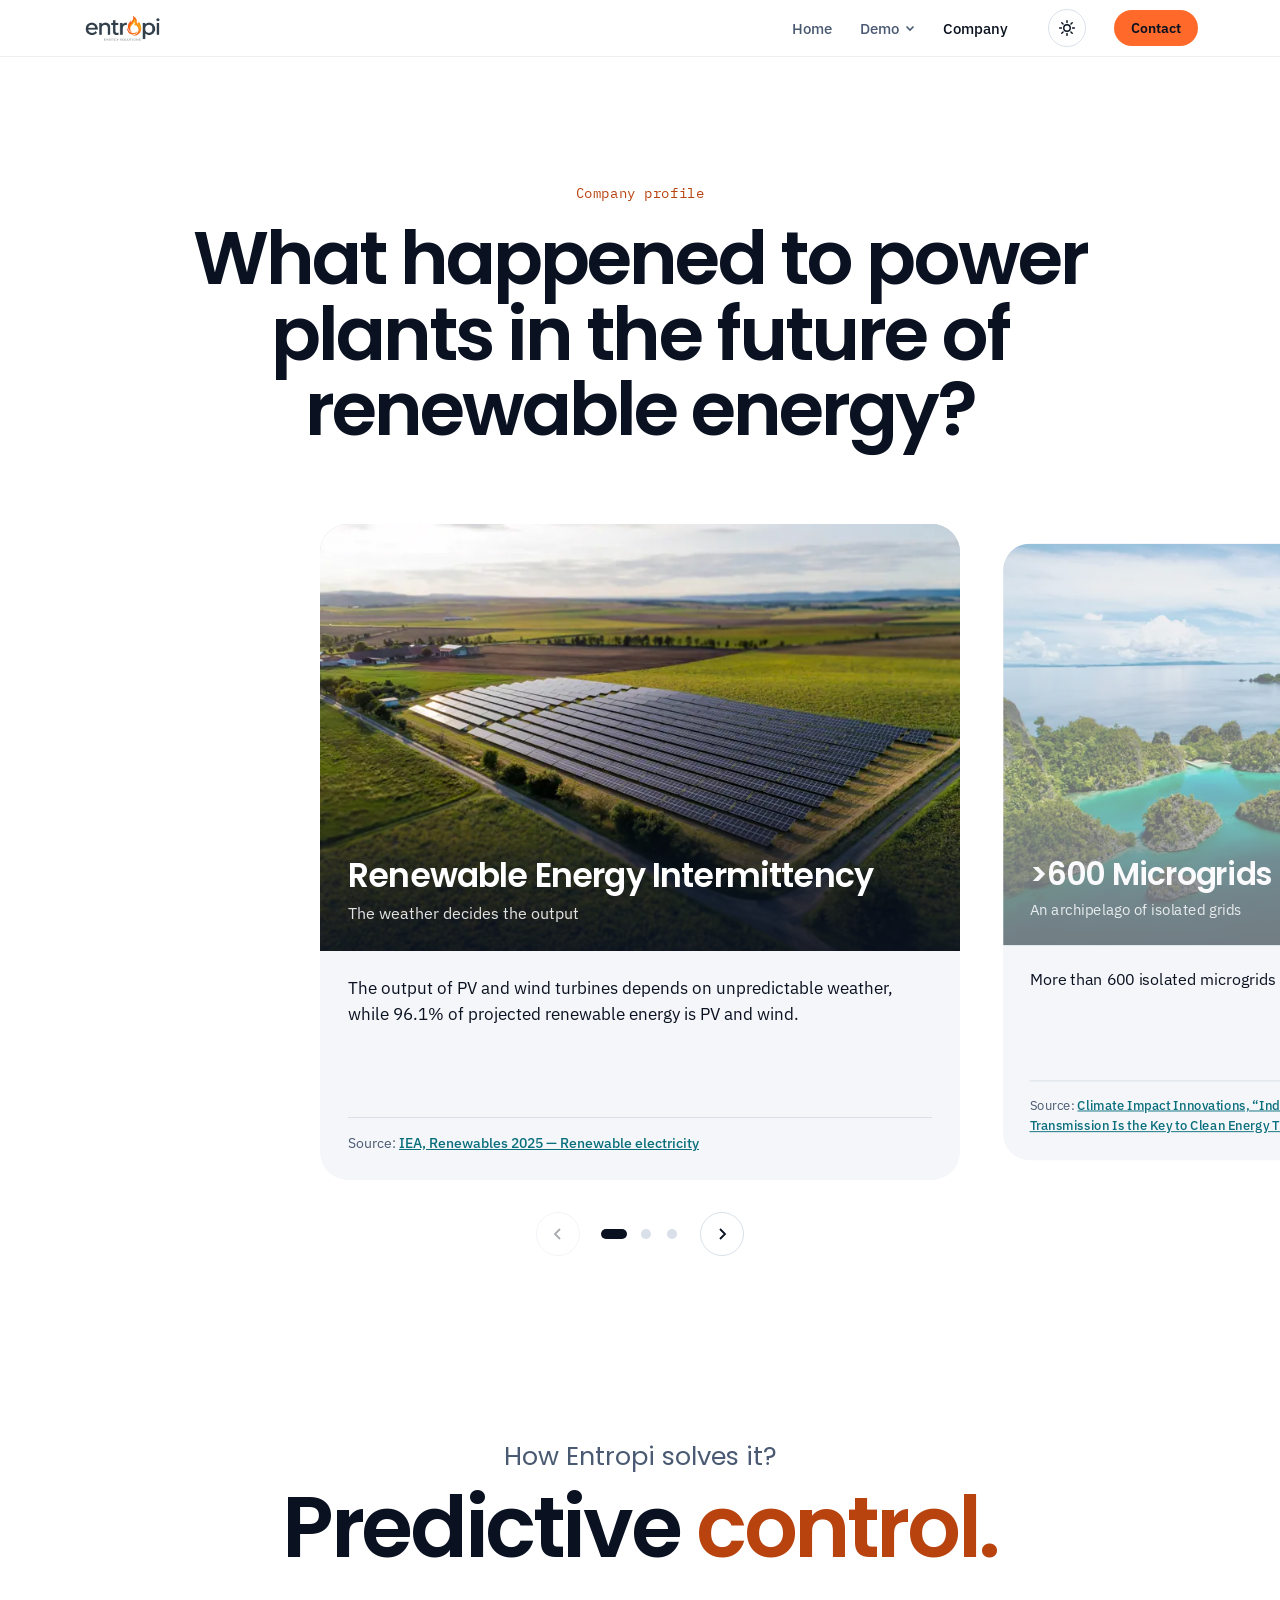
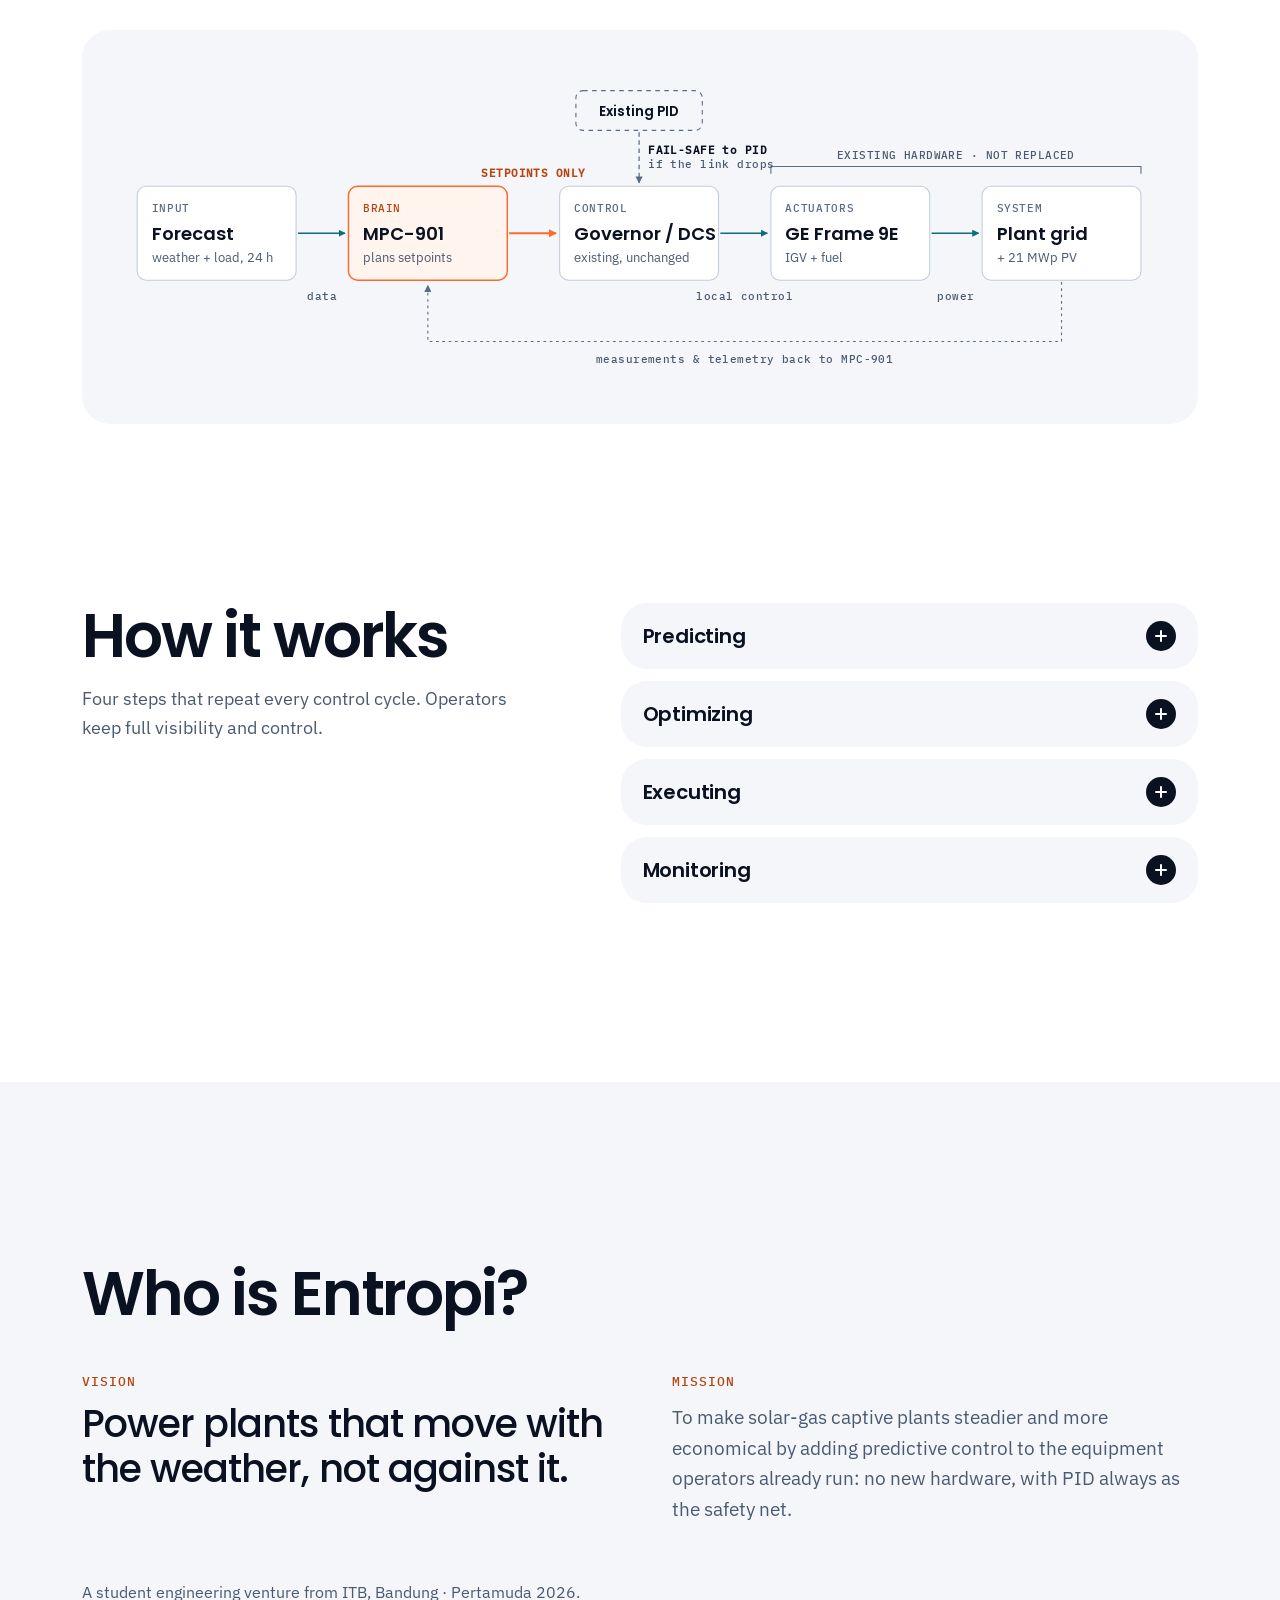
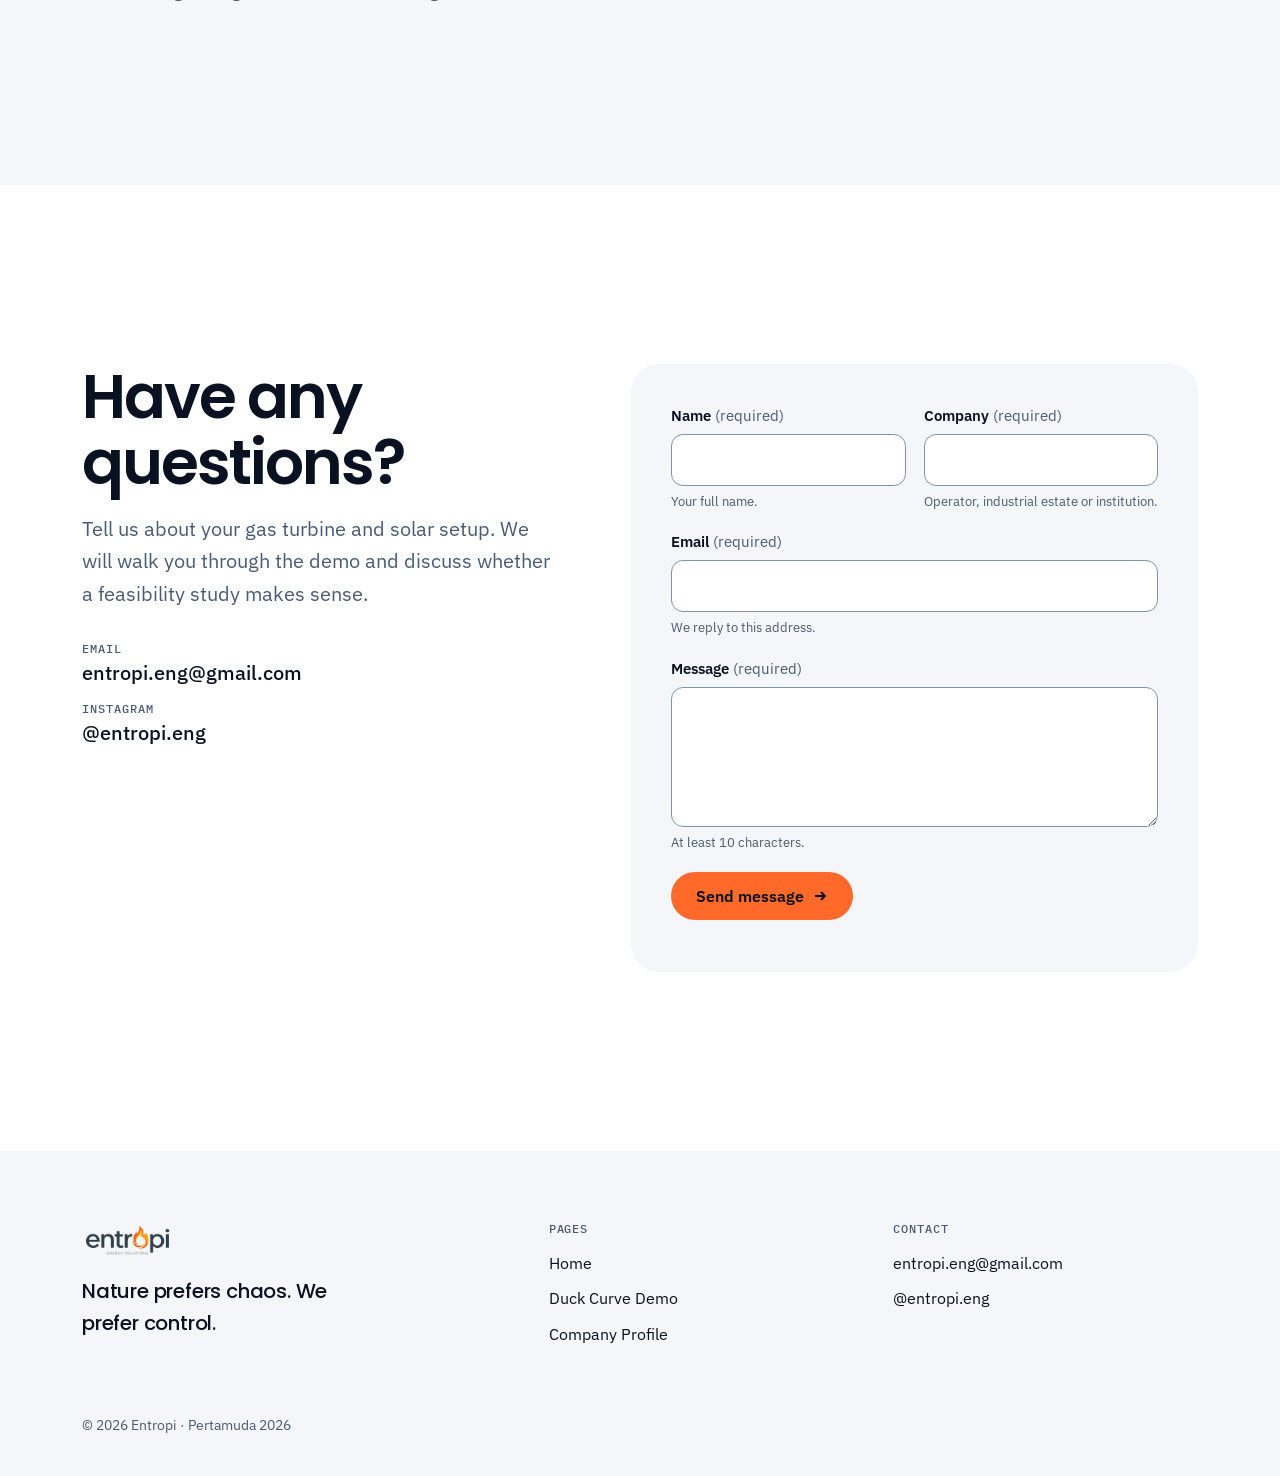
<file: company/index.html>
<!DOCTYPE html>
<html lang="en-US">
<head>
<!-- Static export for GitHub Pages (https://entropi-hub.github.io/entropi/company/): every asset path is relative; only canonical, og:url and the share image (og:image, twitter:image) are absolute. -->
	<meta charset="UTF-8" />
	<meta name="viewport" content="width=device-width, initial-scale=1" />
<meta name='robots' content='max-image-preview:large' />
<script>
(function(d){d.classList.add('js');var t;try{t=localStorage.getItem('entropi-theme')}catch(e){}if(t!=='light'&&t!=='dark')t=matchMedia('(prefers-color-scheme: light)').matches?'light':'dark';d.setAttribute('data-theme',t);})(document.documentElement);
</script>
<title>Company Profile | Entropi</title>
<meta name="description" content="Why power plants need predictive control in a renewable future, how MPC-901 works on top of existing governors and DCS, and who Entropi is.">
<meta name="theme-color" content="#0a1120" media="(prefers-color-scheme: dark)">
<meta name="theme-color" content="#ffffff" media="(prefers-color-scheme: light)">
<meta property="og:type" content="website">
<link rel="canonical" href="https://entropi-hub.github.io/entropi/company/">
<meta property="og:site_name" content="Entropi">
<meta property="og:locale" content="en_US">
<meta property="og:title" content="Company Profile | Entropi">
<meta property="og:description" content="Why power plants need predictive control in a renewable future, how MPC-901 works on top of existing governors and DCS, and who Entropi is.">
<meta property="og:url" content="https://entropi-hub.github.io/entropi/company/">
<meta property="og:image" content="https://entropi-hub.github.io/entropi/wp-content/themes/entropi/assets/media/entropi-video-poster.jpg">
<meta property="og:image:width" content="1280">
<meta property="og:image:height" content="720">
<meta property="og:image:type" content="image/jpeg">
<meta property="og:image:alt" content="Entropi logo on a dark background with the tagline Nature prefers chaos. We prefer control.">
<meta name="twitter:card" content="summary_large_image">
<meta name="twitter:title" content="Company Profile | Entropi">
<meta name="twitter:description" content="Why power plants need predictive control in a renewable future, how MPC-901 works on top of existing governors and DCS, and who Entropi is.">
<meta name="twitter:image" content="https://entropi-hub.github.io/entropi/wp-content/themes/entropi/assets/media/entropi-video-poster.jpg">
<meta name="twitter:image:alt" content="Entropi logo on a dark background with the tagline Nature prefers chaos. We prefer control.">
	<link rel="icon" href="../wp-content/themes/entropi/assets/media/entropi-flame-32.png" sizes="32x32" type="image/png">
<link rel="icon" href="../wp-content/themes/entropi/assets/media/entropi-flame-512.png" sizes="512x512" type="image/png">
<link rel="apple-touch-icon" href="../wp-content/themes/entropi/assets/media/entropi-flame-180.png" sizes="180x180">
	<style id="wp-img-auto-sizes-contain-inline-css">
img:is([sizes=auto i],[sizes^="auto," i]){contain-intrinsic-size:3000px 1500px}

</style>
<style id="wp-block-template-part-theme-inline-css">
:root :where(.wp-block-template-part.has-background){margin-bottom:0;margin-top:0;padding:1.25em 2.375em}

</style>
<style id="wp-block-post-content-inline-css">
.wp-block-post-content{display:flow-root}

</style>
<style id="wp-block-group-inline-css">
.wp-block-group{box-sizing:border-box}:where(.wp-block-group.wp-block-group-is-layout-constrained){position:relative}

</style>
<style id="wp-block-group-theme-inline-css">
:where(.wp-block-group.has-background){padding:1.25em 2.375em}

</style>
<style id="wp-emoji-styles-inline-css">

	img.wp-smiley, img.emoji {
		display: inline !important;
		border: none !important;
		box-shadow: none !important;
		height: 1em !important;
		width: 1em !important;
		margin: 0 0.07em !important;
		vertical-align: -0.1em !important;
		background: none !important;
		padding: 0 !important;
	}

</style>
<style id="wp-block-library-inline-css">
:root{--wp-block-synced-color:#7a00df;--wp-block-synced-color--rgb:122,0,223;--wp-bound-block-color:var(--wp-block-synced-color);--wp-editor-canvas-background:#ddd;--wp-admin-theme-color:#007cba;--wp-admin-theme-color--rgb:0,124,186;--wp-admin-theme-color-darker-10:#006ba1;--wp-admin-theme-color-darker-10--rgb:0,107,160.5;--wp-admin-theme-color-darker-20:#005a87;--wp-admin-theme-color-darker-20--rgb:0,90,135;--wp-admin-border-width-focus:2px}@media (min-resolution:192dpi){:root{--wp-admin-border-width-focus:1.5px}}.wp-element-button{cursor:pointer}:root .has-very-light-gray-background-color{background-color:#eee}:root .has-very-dark-gray-background-color{background-color:#313131}:root .has-very-light-gray-color{color:#eee}:root .has-very-dark-gray-color{color:#313131}:root .has-vivid-green-cyan-to-vivid-cyan-blue-gradient-background{background:linear-gradient(135deg,#00d084,#0693e3)}:root .has-purple-crush-gradient-background{background:linear-gradient(135deg,#34e2e4,#4721fb 50%,#ab1dfe)}:root .has-hazy-dawn-gradient-background{background:linear-gradient(135deg,#faaca8,#dad0ec)}:root .has-subdued-olive-gradient-background{background:linear-gradient(135deg,#fafae1,#67a671)}:root .has-atomic-cream-gradient-background{background:linear-gradient(135deg,#fdd79a,#004a59)}:root .has-nightshade-gradient-background{background:linear-gradient(135deg,#330968,#31cdcf)}:root .has-midnight-gradient-background{background:linear-gradient(135deg,#020381,#2874fc)}:root{--wp--preset--font-size--normal:16px;--wp--preset--font-size--huge:42px}.has-regular-font-size{font-size:1em}.has-larger-font-size{font-size:2.625em}.has-normal-font-size{font-size:var(--wp--preset--font-size--normal)}.has-huge-font-size{font-size:var(--wp--preset--font-size--huge)}:root .has-text-align-center{text-align:center}:root .has-text-align-left{text-align:left}:root .has-text-align-right{text-align:right}.has-fit-text{white-space:nowrap!important}#end-resizable-editor-section{display:none}.aligncenter{clear:both}.items-justified-left{justify-content:flex-start}.items-justified-center{justify-content:center}.items-justified-right{justify-content:flex-end}.items-justified-space-between{justify-content:space-between}.screen-reader-text{word-wrap:normal!important;border:0;clip-path:inset(50%);height:1px;margin:-1px;overflow:hidden;padding:0;position:absolute;width:1px;word-break:normal!important}.screen-reader-text:focus{background-color:#ddd;clip-path:none;color:#444;display:block;font-size:1em;height:auto;left:5px;line-height:normal;padding:15px 23px 14px;text-decoration:none;top:5px;width:auto;z-index:100000}html :where(.has-border-color){border-style:solid}html :where([style^=border-color],[style*=";border-color"],[style*="; border-color"]){border-style:solid}html :where([style^=border-top-color],[style*=";border-top-color"],[style*="; border-top-color"]){border-top-style:solid}html :where([style^=border-right-color],[style*=";border-right-color"],[style*="; border-right-color"]){border-right-style:solid}html :where([style^=border-bottom-color],[style*=";border-bottom-color"],[style*="; border-bottom-color"]){border-bottom-style:solid}html :where([style^=border-left-color],[style*=";border-left-color"],[style*="; border-left-color"]){border-left-style:solid}html :where([style^=border-width],[style*=";border-width"],[style*="; border-width"]){border-style:solid}html :where([style^=border-top-width],[style*=";border-top-width"],[style*="; border-top-width"]){border-top-style:solid}html :where([style^=border-right-width],[style*=";border-right-width"],[style*="; border-right-width"]){border-right-style:solid}html :where([style^=border-bottom-width],[style*=";border-bottom-width"],[style*="; border-bottom-width"]){border-bottom-style:solid}html :where([style^=border-left-width],[style*=";border-left-width"],[style*="; border-left-width"]){border-left-style:solid}html :where(img[class*=wp-image-]){height:auto;max-width:100%}:where(figure){margin:0 0 1em}html :where(.is-position-sticky){--wp-admin--admin-bar--position-offset:var(--wp-admin--admin-bar--height,0px)}@media screen and (max-width:600px){html :where(.is-position-sticky){--wp-admin--admin-bar--position-offset:0px}}

</style>
<link rel='stylesheet' id='entropi-fonts-css' href='../wp-content/themes/entropi/assets/fonts/fonts.css' media='all' />
<style id="global-styles-inline-css">
:root{--wp--preset--aspect-ratio--square: 1;--wp--preset--aspect-ratio--4-3: 4/3;--wp--preset--aspect-ratio--3-4: 3/4;--wp--preset--aspect-ratio--3-2: 3/2;--wp--preset--aspect-ratio--2-3: 2/3;--wp--preset--aspect-ratio--16-9: 16/9;--wp--preset--aspect-ratio--9-16: 9/16;--wp--preset--color--black: #000000;--wp--preset--color--cyan-bluish-gray: #abb8c3;--wp--preset--color--white: #ffffff;--wp--preset--color--pale-pink: #f78da7;--wp--preset--color--vivid-red: #cf2e2e;--wp--preset--color--luminous-vivid-orange: #ff6900;--wp--preset--color--luminous-vivid-amber: #fcb900;--wp--preset--color--light-green-cyan: #7bdcb5;--wp--preset--color--vivid-green-cyan: #00d084;--wp--preset--color--pale-cyan-blue: #8ed1fc;--wp--preset--color--vivid-cyan-blue: #0693e3;--wp--preset--color--vivid-purple: #9b51e0;--wp--preset--color--bg: #0a1120;--wp--preset--color--panel: #0f1a2c;--wp--preset--color--panel-2: #13203a;--wp--preset--color--text: #e8eef6;--wp--preset--color--muted: #9aabc2;--wp--preset--color--faint: #8193ad;--wp--preset--color--line: #1d2b44;--wp--preset--color--flame: #ff6a2b;--wp--preset--color--flame-hover: #ff8a55;--wp--preset--color--sky: #2bc6da;--wp--preset--color--warn: #f5c443;--wp--preset--color--ok: #3ccf8e;--wp--preset--color--bad: #ff4d5f;--wp--preset--color--light-bg: #f4f6f9;--wp--preset--gradient--vivid-cyan-blue-to-vivid-purple: linear-gradient(135deg,rgb(6,147,227) 0%,rgb(155,81,224) 100%);--wp--preset--gradient--light-green-cyan-to-vivid-green-cyan: linear-gradient(135deg,rgb(122,220,180) 0%,rgb(0,208,130) 100%);--wp--preset--gradient--luminous-vivid-amber-to-luminous-vivid-orange: linear-gradient(135deg,rgb(252,185,0) 0%,rgb(255,105,0) 100%);--wp--preset--gradient--luminous-vivid-orange-to-vivid-red: linear-gradient(135deg,rgb(255,105,0) 0%,rgb(207,46,46) 100%);--wp--preset--gradient--very-light-gray-to-cyan-bluish-gray: linear-gradient(135deg,rgb(238,238,238) 0%,rgb(169,184,195) 100%);--wp--preset--gradient--cool-to-warm-spectrum: linear-gradient(135deg,rgb(74,234,220) 0%,rgb(151,120,209) 20%,rgb(207,42,186) 40%,rgb(238,44,130) 60%,rgb(251,105,98) 80%,rgb(254,248,76) 100%);--wp--preset--gradient--blush-light-purple: linear-gradient(135deg,rgb(255,206,236) 0%,rgb(152,150,240) 100%);--wp--preset--gradient--blush-bordeaux: linear-gradient(135deg,rgb(254,205,165) 0%,rgb(254,45,45) 50%,rgb(107,0,62) 100%);--wp--preset--gradient--luminous-dusk: linear-gradient(135deg,rgb(255,203,112) 0%,rgb(199,81,192) 50%,rgb(65,88,208) 100%);--wp--preset--gradient--pale-ocean: linear-gradient(135deg,rgb(255,245,203) 0%,rgb(182,227,212) 50%,rgb(51,167,181) 100%);--wp--preset--gradient--electric-grass: linear-gradient(135deg,rgb(202,248,128) 0%,rgb(113,206,126) 100%);--wp--preset--gradient--midnight: linear-gradient(135deg,rgb(2,3,129) 0%,rgb(40,116,252) 100%);--wp--preset--font-size--small: 15px;--wp--preset--font-size--medium: 20px;--wp--preset--font-size--large: 36px;--wp--preset--font-size--x-large: 42px;--wp--preset--font-size--label: 12px;--wp--preset--font-size--card: 16px;--wp--preset--font-size--body: 18px;--wp--preset--font-size--lede: 19px;--wp--preset--font-size--h-3: 20px;--wp--preset--font-size--subhead: clamp(20px, 2.2vw, 26px);--wp--preset--font-size--h-2: clamp(30px, 3.6vw, 44px);--wp--preset--font-size--metric: clamp(44px, 5vw, 60px);--wp--preset--font-size--display: clamp(40px, 6.2vw, 72px);--wp--preset--font-family--display: "Poppins", sans-serif;--wp--preset--font-family--body: "IBM Plex Sans", sans-serif;--wp--preset--font-family--mono: "IBM Plex Mono", ui-monospace, monospace;--wp--preset--spacing--20: 1.25rem;--wp--preset--spacing--30: 20px;--wp--preset--spacing--40: 28px;--wp--preset--spacing--50: 32px;--wp--preset--spacing--60: 56px;--wp--preset--spacing--70: 72px;--wp--preset--spacing--80: 7.5rem;--wp--preset--spacing--10: 8px;--wp--preset--shadow--natural: 6px 6px 9px rgba(0, 0, 0, 0.2);--wp--preset--shadow--deep: 12px 12px 50px rgba(0, 0, 0, 0.4);--wp--preset--shadow--sharp: 6px 6px 0px rgba(0, 0, 0, 0.2);--wp--preset--shadow--outlined: 6px 6px 0px -3px rgb(255, 255, 255), 6px 6px rgb(0, 0, 0);--wp--preset--shadow--crisp: 6px 6px 0px rgb(0, 0, 0);--wp--custom--radius: 12px;--wp--custom--pill: 999px;--wp--custom--container: 1180px;--wp--custom--header-height: 72px;--wp--custom--ease: cubic-bezier(.22,.61,.36,1);}.wp-block-button{--wp--preset--dimension--25: 25%;--wp--preset--dimension--50: 50%;--wp--preset--dimension--75: 75%;--wp--preset--dimension--100: 100%;}:root { --wp--style--global--content-size: 1116px;--wp--style--global--wide-size: 1180px; }:where(body) { margin: 0; }.wp-site-blocks > .alignleft { float: left; margin-right: 2em; }.wp-site-blocks > .alignright { float: right; margin-left: 2em; }.wp-site-blocks > .aligncenter { justify-content: center; margin-left: auto; margin-right: auto; }:where(.wp-site-blocks) > * { margin-block-start: 0; margin-block-end: 0; }:where(.wp-site-blocks) > :first-child { margin-block-start: 0; }:where(.wp-site-blocks) > :last-child { margin-block-end: 0; }:root { --wp--style--block-gap: 0; }:root :where(.is-layout-flow) > :first-child{margin-block-start: 0;}:root :where(.is-layout-flow) > :last-child{margin-block-end: 0;}:root :where(.is-layout-flow) > *{margin-block-start: 0;margin-block-end: 0;}:root :where(.is-layout-constrained) > :first-child{margin-block-start: 0;}:root :where(.is-layout-constrained) > :last-child{margin-block-end: 0;}:root :where(.is-layout-constrained) > *{margin-block-start: 0;margin-block-end: 0;}:root :where(.is-layout-flex){gap: 0;}:root :where(.is-layout-grid){gap: 0;}.is-layout-flow > .alignleft{float: left;margin-inline-start: 0;margin-inline-end: 2em;}.is-layout-flow > .alignright{float: right;margin-inline-start: 2em;margin-inline-end: 0;}.is-layout-flow > .aligncenter{margin-left: auto !important;margin-right: auto !important;}.is-layout-constrained > .alignleft{float: left;margin-inline-start: 0;margin-inline-end: 2em;}.is-layout-constrained > .alignright{float: right;margin-inline-start: 2em;margin-inline-end: 0;}.is-layout-constrained > .aligncenter{margin-left: auto !important;margin-right: auto !important;}.is-layout-constrained > :where(:not(.alignleft):not(.alignright):not(.alignfull)){max-width: var(--wp--style--global--content-size);margin-left: auto !important;margin-right: auto !important;}.is-layout-constrained > .alignwide{max-width: var(--wp--style--global--wide-size);}body .is-layout-flex{display: flex;}.is-layout-flex{flex-wrap: wrap;align-items: center;}.is-layout-flex > :is(*, div){margin: 0;}body .is-layout-grid{display: grid;}.is-layout-grid > :is(*, div){margin: 0;}body{background-color: var(--wp--preset--color--bg);color: var(--wp--preset--color--text);font-family: var(--wp--preset--font-family--body);font-size: var(--wp--preset--font-size--body);line-height: 1.65;padding-top: 0;padding-right: 0;padding-bottom: 0;padding-left: 0;}a:where(:not(.wp-element-button)){color: var(--wp--preset--color--sky);}h1{font-family: var(--wp--preset--font-family--display);font-size: clamp(40px, 6.2vw, 72px);font-weight: 600;letter-spacing: -.035em;line-height: 1.04;}h2{font-family: var(--wp--preset--font-family--display);font-size: clamp(30px, 3.6vw, 44px);font-weight: 600;letter-spacing: -.025em;line-height: 1.12;}:root :where(.wp-element-button, .wp-block-button__link){background-color: var(--wp--preset--color--flame);border-radius: 999px;border-width: 0;color: var(--wp--preset--color--bg);font-family: var(--wp--preset--font-family--body);font-size: 16px;font-style: inherit;font-weight: 600;letter-spacing: inherit;line-height: 1;padding-top: calc(0.667em + 2px);padding-right: calc(1.333em + 2px);padding-bottom: calc(0.667em + 2px);padding-left: calc(1.333em + 2px);text-decoration: none;text-transform: inherit;}.has-black-color{color: var(--wp--preset--color--black) !important;}.has-cyan-bluish-gray-color{color: var(--wp--preset--color--cyan-bluish-gray) !important;}.has-white-color{color: var(--wp--preset--color--white) !important;}.has-pale-pink-color{color: var(--wp--preset--color--pale-pink) !important;}.has-vivid-red-color{color: var(--wp--preset--color--vivid-red) !important;}.has-luminous-vivid-orange-color{color: var(--wp--preset--color--luminous-vivid-orange) !important;}.has-luminous-vivid-amber-color{color: var(--wp--preset--color--luminous-vivid-amber) !important;}.has-light-green-cyan-color{color: var(--wp--preset--color--light-green-cyan) !important;}.has-vivid-green-cyan-color{color: var(--wp--preset--color--vivid-green-cyan) !important;}.has-pale-cyan-blue-color{color: var(--wp--preset--color--pale-cyan-blue) !important;}.has-vivid-cyan-blue-color{color: var(--wp--preset--color--vivid-cyan-blue) !important;}.has-vivid-purple-color{color: var(--wp--preset--color--vivid-purple) !important;}.has-bg-color{color: var(--wp--preset--color--bg) !important;}.has-panel-color{color: var(--wp--preset--color--panel) !important;}.has-panel-2-color{color: var(--wp--preset--color--panel-2) !important;}.has-text-color{color: var(--wp--preset--color--text) !important;}.has-muted-color{color: var(--wp--preset--color--muted) !important;}.has-faint-color{color: var(--wp--preset--color--faint) !important;}.has-line-color{color: var(--wp--preset--color--line) !important;}.has-flame-color{color: var(--wp--preset--color--flame) !important;}.has-flame-hover-color{color: var(--wp--preset--color--flame-hover) !important;}.has-sky-color{color: var(--wp--preset--color--sky) !important;}.has-warn-color{color: var(--wp--preset--color--warn) !important;}.has-ok-color{color: var(--wp--preset--color--ok) !important;}.has-bad-color{color: var(--wp--preset--color--bad) !important;}.has-light-bg-color{color: var(--wp--preset--color--light-bg) !important;}.has-black-background-color{background-color: var(--wp--preset--color--black) !important;}.has-cyan-bluish-gray-background-color{background-color: var(--wp--preset--color--cyan-bluish-gray) !important;}.has-white-background-color{background-color: var(--wp--preset--color--white) !important;}.has-pale-pink-background-color{background-color: var(--wp--preset--color--pale-pink) !important;}.has-vivid-red-background-color{background-color: var(--wp--preset--color--vivid-red) !important;}.has-luminous-vivid-orange-background-color{background-color: var(--wp--preset--color--luminous-vivid-orange) !important;}.has-luminous-vivid-amber-background-color{background-color: var(--wp--preset--color--luminous-vivid-amber) !important;}.has-light-green-cyan-background-color{background-color: var(--wp--preset--color--light-green-cyan) !important;}.has-vivid-green-cyan-background-color{background-color: var(--wp--preset--color--vivid-green-cyan) !important;}.has-pale-cyan-blue-background-color{background-color: var(--wp--preset--color--pale-cyan-blue) !important;}.has-vivid-cyan-blue-background-color{background-color: var(--wp--preset--color--vivid-cyan-blue) !important;}.has-vivid-purple-background-color{background-color: var(--wp--preset--color--vivid-purple) !important;}.has-bg-background-color{background-color: var(--wp--preset--color--bg) !important;}.has-panel-background-color{background-color: var(--wp--preset--color--panel) !important;}.has-panel-2-background-color{background-color: var(--wp--preset--color--panel-2) !important;}.has-text-background-color{background-color: var(--wp--preset--color--text) !important;}.has-muted-background-color{background-color: var(--wp--preset--color--muted) !important;}.has-faint-background-color{background-color: var(--wp--preset--color--faint) !important;}.has-line-background-color{background-color: var(--wp--preset--color--line) !important;}.has-flame-background-color{background-color: var(--wp--preset--color--flame) !important;}.has-flame-hover-background-color{background-color: var(--wp--preset--color--flame-hover) !important;}.has-sky-background-color{background-color: var(--wp--preset--color--sky) !important;}.has-warn-background-color{background-color: var(--wp--preset--color--warn) !important;}.has-ok-background-color{background-color: var(--wp--preset--color--ok) !important;}.has-bad-background-color{background-color: var(--wp--preset--color--bad) !important;}.has-light-bg-background-color{background-color: var(--wp--preset--color--light-bg) !important;}.has-black-border-color{border-color: var(--wp--preset--color--black) !important;}.has-cyan-bluish-gray-border-color{border-color: var(--wp--preset--color--cyan-bluish-gray) !important;}.has-white-border-color{border-color: var(--wp--preset--color--white) !important;}.has-pale-pink-border-color{border-color: var(--wp--preset--color--pale-pink) !important;}.has-vivid-red-border-color{border-color: var(--wp--preset--color--vivid-red) !important;}.has-luminous-vivid-orange-border-color{border-color: var(--wp--preset--color--luminous-vivid-orange) !important;}.has-luminous-vivid-amber-border-color{border-color: var(--wp--preset--color--luminous-vivid-amber) !important;}.has-light-green-cyan-border-color{border-color: var(--wp--preset--color--light-green-cyan) !important;}.has-vivid-green-cyan-border-color{border-color: var(--wp--preset--color--vivid-green-cyan) !important;}.has-pale-cyan-blue-border-color{border-color: var(--wp--preset--color--pale-cyan-blue) !important;}.has-vivid-cyan-blue-border-color{border-color: var(--wp--preset--color--vivid-cyan-blue) !important;}.has-vivid-purple-border-color{border-color: var(--wp--preset--color--vivid-purple) !important;}.has-bg-border-color{border-color: var(--wp--preset--color--bg) !important;}.has-panel-border-color{border-color: var(--wp--preset--color--panel) !important;}.has-panel-2-border-color{border-color: var(--wp--preset--color--panel-2) !important;}.has-text-border-color{border-color: var(--wp--preset--color--text) !important;}.has-muted-border-color{border-color: var(--wp--preset--color--muted) !important;}.has-faint-border-color{border-color: var(--wp--preset--color--faint) !important;}.has-line-border-color{border-color: var(--wp--preset--color--line) !important;}.has-flame-border-color{border-color: var(--wp--preset--color--flame) !important;}.has-flame-hover-border-color{border-color: var(--wp--preset--color--flame-hover) !important;}.has-sky-border-color{border-color: var(--wp--preset--color--sky) !important;}.has-warn-border-color{border-color: var(--wp--preset--color--warn) !important;}.has-ok-border-color{border-color: var(--wp--preset--color--ok) !important;}.has-bad-border-color{border-color: var(--wp--preset--color--bad) !important;}.has-light-bg-border-color{border-color: var(--wp--preset--color--light-bg) !important;}.has-vivid-cyan-blue-to-vivid-purple-gradient-background{background: var(--wp--preset--gradient--vivid-cyan-blue-to-vivid-purple) !important;}.has-light-green-cyan-to-vivid-green-cyan-gradient-background{background: var(--wp--preset--gradient--light-green-cyan-to-vivid-green-cyan) !important;}.has-luminous-vivid-amber-to-luminous-vivid-orange-gradient-background{background: var(--wp--preset--gradient--luminous-vivid-amber-to-luminous-vivid-orange) !important;}.has-luminous-vivid-orange-to-vivid-red-gradient-background{background: var(--wp--preset--gradient--luminous-vivid-orange-to-vivid-red) !important;}.has-very-light-gray-to-cyan-bluish-gray-gradient-background{background: var(--wp--preset--gradient--very-light-gray-to-cyan-bluish-gray) !important;}.has-cool-to-warm-spectrum-gradient-background{background: var(--wp--preset--gradient--cool-to-warm-spectrum) !important;}.has-blush-light-purple-gradient-background{background: var(--wp--preset--gradient--blush-light-purple) !important;}.has-blush-bordeaux-gradient-background{background: var(--wp--preset--gradient--blush-bordeaux) !important;}.has-luminous-dusk-gradient-background{background: var(--wp--preset--gradient--luminous-dusk) !important;}.has-pale-ocean-gradient-background{background: var(--wp--preset--gradient--pale-ocean) !important;}.has-electric-grass-gradient-background{background: var(--wp--preset--gradient--electric-grass) !important;}.has-midnight-gradient-background{background: var(--wp--preset--gradient--midnight) !important;}.has-small-font-size{font-size: var(--wp--preset--font-size--small) !important;}.has-medium-font-size{font-size: var(--wp--preset--font-size--medium) !important;}.has-large-font-size{font-size: var(--wp--preset--font-size--large) !important;}.has-x-large-font-size{font-size: var(--wp--preset--font-size--x-large) !important;}.has-label-font-size{font-size: var(--wp--preset--font-size--label) !important;}.has-card-font-size{font-size: var(--wp--preset--font-size--card) !important;}.has-body-font-size{font-size: var(--wp--preset--font-size--body) !important;}.has-lede-font-size{font-size: var(--wp--preset--font-size--lede) !important;}.has-h-3-font-size{font-size: var(--wp--preset--font-size--h-3) !important;}.has-subhead-font-size{font-size: var(--wp--preset--font-size--subhead) !important;}.has-h-2-font-size{font-size: var(--wp--preset--font-size--h-2) !important;}.has-metric-font-size{font-size: var(--wp--preset--font-size--metric) !important;}.has-display-font-size{font-size: var(--wp--preset--font-size--display) !important;}.has-display-font-family{font-family: var(--wp--preset--font-family--display) !important;}.has-body-font-family{font-family: var(--wp--preset--font-family--body) !important;}.has-mono-font-family{font-family: var(--wp--preset--font-family--mono) !important;}

</style>
<link rel='stylesheet' id='entropi-style-css' href='../wp-content/themes/entropi/style.css' media='all' />
<script data-wp-strategy="defer" defer id="entropi-core-js" src="../wp-content/themes/entropi/assets/js/entropi-core.js"></script>
<script data-wp-strategy="defer" defer id="entropi-company-js" src="../wp-content/themes/entropi/assets/js/entropi-company.js"></script>
<script data-wp-strategy="defer" defer id="entropi-form-js" src="../wp-content/themes/entropi/assets/js/entropi-form.js"></script>
</head>

<body class="wp-singular page-template-default page page-id-12 wp-embed-responsive wp-theme-entropi entropi-company">

<div class="wp-site-blocks"><header class="site-header wp-block-template-part">
<a class="skip" href="#main">Skip to content</a>
<div class="bar">
  <!-- White logo in dark mode, original colour logo in light mode (CSS shows one; the hidden one is lazy, so it is fetched only when shown). -->
  <a class="brand" href="../" aria-label="Entropi, home"><img decoding="async" class="logo-dark" src="../wp-content/themes/entropi/assets/images/entropi-logo-white-sm.png" alt="Entropi" width="256" height="96" loading="lazy"><img decoding="async" class="logo-light" src="../wp-content/themes/entropi/assets/images/entropi-logo-color-sm.png" alt="Entropi" width="258" height="96" loading="lazy"></a>
  <nav class="nav" aria-label="Main">
    <ul class="nav-list">
      <li><a href="../">Home</a></li>
      <li class="has-menu">
        <button type="button" class="menu-toggle" aria-haspopup="true" aria-expanded="false" aria-controls="demo-menu">Demo <svg viewBox="0 0 10 10" fill="none" stroke="currentColor" stroke-width="1.6" aria-hidden="true"><path d="M1.5 3.5L5 7l3.5-3.5"/></svg></button>
        <ul class="dropdown" id="demo-menu">
          <li><a href="../demo/"><span class="dd-title">Duck Curve</span><span class="dd-sub">Interactive 24-hour illustration</span></a></li>
          <li><a href="../wp-content/themes/entropi/assets/downloads/MPC-901-Console-Demo.html" download="MPC-901-Console-Demo.html"><span class="dd-title">Download Console</span><span class="dd-sub">HTML &middot; 11 MB</span></a></li>
        </ul>
      </li>
      <li><a href="../company/">Company</a></li>
    </ul>
  </nav>
  <!-- Light/dark toggle. Default follows the device; a choice is stored (localStorage) and applied before first paint. -->
  <button class="theme-btn" type="button" aria-pressed="false" aria-label="Dark mode">
    <svg class="i-moon" viewBox="0 0 20 20" fill="none" stroke="currentColor" stroke-width="1.6" stroke-linejoin="round" aria-hidden="true"><path d="M16.5 12.4A7 7 0 0 1 7.6 3.5a7 7 0 1 0 8.9 8.9z"/></svg>
    <svg class="i-sun" viewBox="0 0 20 20" fill="none" stroke="currentColor" stroke-width="1.6" stroke-linecap="round" aria-hidden="true"><circle cx="10" cy="10" r="3.6"/><path d="M10 1.8v2M10 16.2v2M1.8 10h2M16.2 10h2M4.2 4.2l1.4 1.4M14.4 14.4l1.4 1.4M4.2 15.8l1.4-1.4M14.4 5.6l1.4-1.4"/></svg>
  </button>
  <a class="btn btn-primary btn-sm nav-contact" href="../company/#contact">Contact</a>
  <button class="menu-btn" type="button" aria-expanded="false" aria-controls="mobile-menu" aria-label="Open menu">
    <svg class="bars" viewBox="0 0 18 18" fill="none" stroke="currentColor" stroke-width="1.6" stroke-linecap="round" aria-hidden="true"><path d="M2 5h14M2 9h14M2 13h14"/></svg>
    <svg class="x" viewBox="0 0 18 18" fill="none" stroke="currentColor" stroke-width="1.6" stroke-linecap="round" aria-hidden="true"><path d="M4 4l10 10M14 4L4 14"/></svg>
  </button>
</div>
<nav class="mobile-menu" id="mobile-menu" aria-label="Main (mobile)">
  <ul>
    <li><a href="../">Home</a></li>
    <li><span class="mm-label">Demo</span></li>
    <li class="mm-sub"><a href="../demo/">Duck Curve</a></li>
    <li class="mm-sub"><a href="../wp-content/themes/entropi/assets/downloads/MPC-901-Console-Demo.html" download="MPC-901-Console-Demo.html">Download Console <small>HTML &middot; 11 MB</small></a></li>
    <li><a href="../company/">Company</a></li>
    <li class="mm-cta"><a class="btn btn-primary" href="../company/#contact">Contact</a></li>
  </ul>
</nav>

</header>


<main id="main" class="wp-block-group is-layout-flow wp-block-group-is-layout-flow"><div class="entry-content wp-block-post-content is-layout-flow wp-block-post-content-is-layout-flow">
<!-- COMPANY PROFILE (REVISI-V3 section 6). Light page (data-theme="light" via functions.php, colour logo via header-light). -->
<section class="co-hero" aria-labelledby="co-title">
  <div class="wrap">
    <p class="eyebrow">Company profile</p>
    <h1 id="co-title">What happened to power plants in the future of renewable energy?</h1>
  </div>
</section>

<!-- Card carousel with peek. Native horizontal scroll-snap handles swipe; entropi-company.js adds arrows, dots,
     keyboard (Left/Right/Home/End on the track) and marks the active card for screen readers.
     Each card: image (WebP srcset + JPG fallback, object-fit: cover, lazy), title + subtitle over the image,
     text, an empty credit line (to be filled later) and the clickable source at the bottom. -->
<section class="cards-sec" aria-labelledby="cards-title">
  <h2 id="cards-title" class="sr-only">Why it matters</h2>
  <div class="carousel" role="region" aria-roledescription="carousel" aria-labelledby="cards-title">
    <div class="car-track" id="car-track" tabindex="0" aria-label="Cards, use the arrow keys to move">
      <div class="car-card is-active" id="card-1" role="group" aria-roledescription="slide" aria-label="1 of 3: Renewable Energy Intermittency" aria-current="true">
        <div class="car-media">
          <picture>
            <source type="image/webp" sizes="(min-width: 781px) 640px, 82vw" srcset="../wp-content/themes/entropi/assets/images/cards/card-intermittency-480.webp 480w, ../wp-content/themes/entropi/assets/images/cards/card-intermittency-800.webp 800w, ../wp-content/themes/entropi/assets/images/cards/card-intermittency-1200.webp 1200w, ../wp-content/themes/entropi/assets/images/cards/card-intermittency-1600.webp 1600w">
            <img src="../wp-content/themes/entropi/assets/images/cards/card-intermittency-1200.jpg" width="1200" height="800" loading="lazy" decoding="async" alt="Aerial view of a solar farm between green fields, under a partly cloudy sky.">
          </picture>
          <div class="car-overlay"><h3 class="car-title">Renewable Energy Intermittency</h3><p class="car-sub">The weather decides the output</p></div>
        </div>
        <div class="car-body">
          <p>The output of PV and wind turbines depends on unpredictable weather, while 96.1% of projected renewable energy is PV and wind.</p>
          <p class="car-credit"></p>
          <p class="car-source">Source: <a href="https://www.iea.org/reports/renewables-2025/renewable-electricity" rel="noopener" target="_blank">IEA, Renewables 2025 &mdash; Renewable electricity</a></p>
        </div>
      </div>
      <div class="car-card" id="card-2" role="group" aria-roledescription="slide" aria-label="2 of 3: More than 600 Microgrids in Indonesia">
        <div class="car-media">
          <picture>
            <source type="image/webp" sizes="(min-width: 781px) 640px, 82vw" srcset="../wp-content/themes/entropi/assets/images/cards/card-microgrid-600-480.webp 480w, ../wp-content/themes/entropi/assets/images/cards/card-microgrid-600-800.webp 800w, ../wp-content/themes/entropi/assets/images/cards/card-microgrid-600-1200.webp 1200w, ../wp-content/themes/entropi/assets/images/cards/card-microgrid-600-1600.webp 1600w">
            <img src="../wp-content/themes/entropi/assets/images/cards/card-microgrid-600-1200.jpg" width="1200" height="800" loading="lazy" decoding="async" alt="Aerial view of small forested islands scattered across turquoise water in Raja Ampat, Indonesia.">
          </picture>
          <div class="car-overlay"><h3 class="car-title">&gt;600 Microgrids in Indonesia</h3><p class="car-sub">An archipelago of isolated grids</p></div>
        </div>
        <div class="car-body">
          <p>More than 600 isolated microgrids operate across Indonesia&rsquo;s islands.</p>
          <p class="car-credit"></p>
          <p class="car-source">Source: <a href="https://climateimpactinnovations.com/indonesias-grid-fragmentation-why-hvdc-transmission-is-the-key-to-clean-energy-transition/" rel="noopener" target="_blank">Climate Impact Innovations, &ldquo;Indonesia&rsquo;s Grid Fragmentation: Why HVDC Transmission Is the Key to Clean Energy Transition&rdquo;</a></p>
        </div>
      </div>
      <div class="car-card" id="card-3" role="group" aria-roledescription="slide" aria-label="3 of 3: 56% Excess Energy on Microgrid">
        <div class="car-media">
          <picture>
            <source type="image/webp" sizes="(min-width: 781px) 640px, 82vw" srcset="../wp-content/themes/entropi/assets/images/cards/card-excess-energy-480.webp 480w, ../wp-content/themes/entropi/assets/images/cards/card-excess-energy-800.webp 800w, ../wp-content/themes/entropi/assets/images/cards/card-excess-energy-1200.webp 1200w, ../wp-content/themes/entropi/assets/images/cards/card-excess-energy-1600.webp 1600w">
            <img src="../wp-content/themes/entropi/assets/images/cards/card-excess-energy-1200.jpg" width="1200" height="800" loading="lazy" decoding="async" alt="Aerial view of a ground-mounted solar array next to a pond and an industrial water treatment complex.">
          </picture>
          <div class="car-overlay"><h3 class="car-title">56% Excess Energy on Microgrid</h3><p class="car-sub">Energy produced, but not used</p></div>
        </div>
        <div class="car-body">
          <p>In a microgrid configuration of existing components (36 kWp PV, representing renewable generation, and a 288 kWh BESS), plus a 5 kW wind generator and a 20 kW diesel generator (representing fossil energy) scheduled to run 24 hours a day, excess energy reached 56%.</p>
          <p class="car-credit"></p>
          <p class="car-source">Source: <a href="https://doi.org/10.1016/j.rser.2024.114632" rel="noopener" target="_blank">Gharibvand et al., 2024, <cite>Renewable and Sustainable Energy Reviews</cite>, DOI 10.1016/j.rser.2024.114632</a></p>
        </div>
      </div>
    </div>
    <div class="car-controls">
      <button type="button" class="car-btn car-prev" aria-controls="car-track" aria-label="Previous card"><svg viewBox="0 0 16 16" fill="none" stroke="currentColor" stroke-width="1.8" aria-hidden="true"><path d="M10 3L5 8l5 5"/></svg></button>
      <div class="car-dots">
        <button type="button" aria-controls="card-1" aria-label="Card 1" aria-current="true"></button>
        <button type="button" aria-controls="card-2" aria-label="Card 2"></button>
        <button type="button" aria-controls="card-3" aria-label="Card 3"></button>
      </div>
      <button type="button" class="car-btn car-next" aria-controls="car-track" aria-label="Next card"><svg viewBox="0 0 16 16" fill="none" stroke="currentColor" stroke-width="1.8" aria-hidden="true"><path d="M6 3l5 5-5 5"/></svg></button>
    </div>
    <p class="sr-only" id="car-status" aria-live="polite"></p>
  </div>
</section>

<section class="solve" aria-labelledby="solve-title">
  <div class="wrap">
    <p class="ps-q reveal">How Entropi solves it?</p>
    <h2 id="solve-title" class="reveal d1">Predictive <em>control.</em></h2>
    <figure class="arch reveal">
      <!-- Layered architecture. Horizontal above 760px, vertical on phones (only one is displayed). -->
<svg class="flow flow-h" viewBox="0 0 1130 330" role="img" aria-labelledby="flow-h-t flow-h-d">
  <title id="flow-h-t">MPC-901 layered architecture</title>
  <desc id="flow-h-d">Five layers from left to right: Input, the 24-hour weather and load forecast. Brain, MPC-901. Control, the existing governor or DCS. Actuators, the GE Frame 9E turbine. System, the plant grid with 21 MWp of PV. MPC-901 sends setpoints only to the governor or DCS. Measurements from the system return to MPC-901. Fail-safe path: if the link drops, the existing PID takes over the governor.</desc>
  <defs>
    <marker id="ah-h-sky" viewBox="0 0 8 8" refX="7" refY="4" markerWidth="8" markerHeight="8" markerUnits="userSpaceOnUse" orient="auto"><path class="ah-sky" d="M0 0L8 4L0 8z"/></marker>
    <marker id="ah-h-flame" viewBox="0 0 8 8" refX="7" refY="4" markerWidth="9" markerHeight="9" markerUnits="userSpaceOnUse" orient="auto"><path class="ah-flame" d="M0 0L8 4L0 8z"/></marker>
    <marker id="ah-h-faint" viewBox="0 0 8 8" refX="7" refY="4" markerWidth="8" markerHeight="8" markerUnits="userSpaceOnUse" orient="auto"><path class="ah-faint" d="M0 0L8 4L0 8z"/></marker>
    <marker id="ah-h-ghost" viewBox="0 0 8 8" refX="7" refY="4" markerWidth="8" markerHeight="8" markerUnits="userSpaceOnUse" orient="auto"><path class="ah-ghost" d="M0 0L8 4L0 8z"/></marker>
  </defs>
  <g>
    <rect class="box pid" x="494" y="14" width="140" height="44" rx="8"/>
    <text class="ttl" x="564" y="42" text-anchor="middle" style="font-size:15px">Existing PID</text>
    <path class="safe" d="M564 60 V116" marker-end="url(#ah-h-ghost)"/>
    <text class="wl safe-t" x="574" y="84">FAIL-SAFE to PID</text>
    <text class="wl" x="574" y="100">if the link drops</text>
  </g>
  <g>
    <path class="brk" d="M710 106 V98 H1120 V106"/>
    <text class="wl" x="915" y="90" text-anchor="middle">EXISTING HARDWARE &#183; NOT REPLACED</text>
  </g>
  <g>
    <rect class="box" x="8" y="120" width="176" height="104" rx="10"/>
    <text class="lyr" x="24" y="148">INPUT</text><text class="ttl" x="24" y="180">Forecast</text><text class="sub" x="24" y="204">weather + load, 24 h</text>
    <rect class="box brain" x="242" y="120" width="176" height="104" rx="10"/>
    <text class="lyr hot" x="258" y="148">BRAIN</text><text class="ttl" x="258" y="180">MPC-901</text><text class="sub" x="258" y="204">plans setpoints</text>
    <rect class="box" x="476" y="120" width="176" height="104" rx="10"/>
    <text class="lyr" x="492" y="148">CONTROL</text><text class="ttl" x="492" y="180">Governor / DCS</text><text class="sub" x="492" y="204">existing, unchanged</text>
    <rect class="box" x="710" y="120" width="176" height="104" rx="10"/>
    <text class="lyr" x="726" y="148">ACTUATORS</text><text class="ttl" x="726" y="180">GE Frame 9E</text><text class="sub" x="726" y="204">IGV + fuel</text>
    <rect class="box" x="944" y="120" width="176" height="104" rx="10"/>
    <text class="lyr" x="960" y="148">SYSTEM</text><text class="ttl" x="960" y="180">Plant grid</text><text class="sub" x="960" y="204">+ 21 MWp PV</text>
  </g>
  <path class="wire" d="M186 172 H238" marker-end="url(#ah-h-sky)"/>
  <path class="wire sp" d="M420 172 H472" marker-end="url(#ah-h-flame)"/>
  <path class="wire" d="M654 172 H706" marker-end="url(#ah-h-sky)"/>
  <path class="wire" d="M888 172 H940" marker-end="url(#ah-h-sky)"/>
  <text class="wl hot" x="447" y="110" text-anchor="middle">SETPOINTS ONLY</text>
  <text class="wl" x="213" y="246" text-anchor="middle">data</text>
  <text class="wl" x="681" y="246" text-anchor="middle">local control</text>
  <text class="wl" x="915" y="246" text-anchor="middle">power</text>
  <g>
    <path class="fb" d="M1032 226 V292 H330 V230" marker-end="url(#ah-h-faint)"/>
    <text class="wl" x="681" y="316" text-anchor="middle">measurements &amp; telemetry back to MPC-901</text>
  </g>
</svg>
<svg class="flow flow-v" viewBox="0 0 360 690" role="img" aria-labelledby="flow-v-t flow-v-d">
  <title id="flow-v-t">MPC-901 layered architecture</title>
  <desc id="flow-v-d">Five layers from top to bottom: the 24-hour weather and load forecast, MPC-901, the existing governor or DCS, the GE Frame 9E turbine, and the plant grid with 21 MWp of PV. MPC-901 sends setpoints only. Measurements return to MPC-901. If the link drops, the existing PID takes over the governor.</desc>
  <defs>
    <marker id="ah-v-sky" viewBox="0 0 8 8" refX="7" refY="4" markerWidth="8" markerHeight="8" markerUnits="userSpaceOnUse" orient="auto"><path class="ah-sky" d="M0 0L8 4L0 8z"/></marker>
    <marker id="ah-v-flame" viewBox="0 0 8 8" refX="7" refY="4" markerWidth="9" markerHeight="9" markerUnits="userSpaceOnUse" orient="auto"><path class="ah-flame" d="M0 0L8 4L0 8z"/></marker>
    <marker id="ah-v-faint" viewBox="0 0 8 8" refX="7" refY="4" markerWidth="8" markerHeight="8" markerUnits="userSpaceOnUse" orient="auto"><path class="ah-faint" d="M0 0L8 4L0 8z"/></marker>
    <marker id="ah-v-ghost" viewBox="0 0 8 8" refX="7" refY="4" markerWidth="8" markerHeight="8" markerUnits="userSpaceOnUse" orient="auto"><path class="ah-ghost" d="M0 0L8 4L0 8z"/></marker>
  </defs>
  <g>
    <rect class="box" x="40" y="20" width="206" height="86" rx="10"/>
    <text class="lyr" x="56" y="46">INPUT</text><text class="ttl" x="56" y="72">Forecast</text><text class="sub" x="56" y="92">weather + load, 24 h</text>
    <rect class="box brain" x="40" y="158" width="206" height="86" rx="10"/>
    <text class="lyr hot" x="56" y="184">BRAIN</text><text class="ttl" x="56" y="210">MPC-901</text><text class="sub" x="56" y="230">plans setpoints</text>
    <rect class="box" x="40" y="296" width="206" height="86" rx="10"/>
    <text class="lyr" x="56" y="322">CONTROL</text><text class="ttl" x="56" y="348">Governor / DCS</text><text class="sub" x="56" y="368">existing, unchanged</text>
    <rect class="box" x="40" y="434" width="206" height="86" rx="10"/>
    <text class="lyr" x="56" y="460">ACTUATORS</text><text class="ttl" x="56" y="486">GE Frame 9E</text><text class="sub" x="56" y="506">IGV + fuel</text>
    <rect class="box" x="40" y="572" width="206" height="86" rx="10"/>
    <text class="lyr" x="56" y="598">SYSTEM</text><text class="ttl" x="56" y="624">Plant grid</text><text class="sub" x="56" y="644">+ 21 MWp PV</text>
  </g>
  <path class="wire" d="M143 108 V154" marker-end="url(#ah-v-sky)"/>
  <path class="wire sp" d="M143 246 V292" marker-end="url(#ah-v-flame)"/>
  <path class="wire" d="M143 384 V430" marker-end="url(#ah-v-sky)"/>
  <path class="wire" d="M143 522 V568" marker-end="url(#ah-v-sky)"/>
  <text class="wl" x="153" y="135">data</text>
  <text class="wl hot" x="153" y="273">SETPOINTS ONLY</text>
  <text class="wl" x="153" y="411">local control</text>
  <text class="wl" x="153" y="549">power</text>
  <g>
    <text class="wl safe-t" x="310" y="284" text-anchor="middle">FAIL-SAFE</text>
    <text class="wl safe-t" x="310" y="300" text-anchor="middle">to PID</text>
    <rect class="box pid" x="268" y="310" width="84" height="58" rx="8"/>
    <text class="ttl" x="310" y="336" text-anchor="middle" style="font-size:15px">PID</text>
    <text class="sub" x="310" y="356" text-anchor="middle">existing</text>
    <path class="safe" d="M266 339 H250" marker-end="url(#ah-v-ghost)"/>
    <text class="wl" x="310" y="388" text-anchor="middle">if the link</text>
    <text class="wl" x="310" y="402" text-anchor="middle">drops</text>
  </g>
  <g>
    <path class="fb" d="M40 615 H22 V201 H36" marker-end="url(#ah-v-faint)"/>
    <text class="wl" transform="translate(16 408) rotate(-90)" text-anchor="middle">measurement feedback</text>
  </g>
</svg>
      <figcaption class="sr-only">MPC-901 sits on top of the existing governor/DCS and sends setpoints only. If the link drops, control falls back to PID.</figcaption>
    </figure>
  </div>
</section>

<!-- How it works: four "+" chips, one open at a time. Opens on click/tap/Enter/Space; hover on pointer devices
     is only an extra. The text stays in the DOM (no-JS: all open). -->
<section class="how" id="how" aria-labelledby="how-title">
  <div class="wrap how-grid">
    <div class="reveal">
      <h2 id="how-title">How it works</h2>
      <p class="how-intro">Four steps that repeat every control cycle. Operators keep full visibility and control.</p>
    </div>
    <ul class="acc reveal d1">
      <li class="acc-item"><h3 class="acc-h"><button type="button" class="acc-btn" id="acc-b1" aria-expanded="false" aria-controls="acc-p1">Predicting<span class="plus" aria-hidden="true"></span></button></h3>
        <div class="acc-panel" id="acc-p1" role="region" aria-labelledby="acc-b1"><div><p>Reads the 24-hour weather and load forecast, including when clouds will cover the PV.</p></div></div></li>
      <li class="acc-item"><h3 class="acc-h"><button type="button" class="acc-btn" id="acc-b2" aria-expanded="false" aria-controls="acc-p2">Optimizing<span class="plus" aria-hidden="true"></span></button></h3>
        <div class="acc-panel" id="acc-p2" role="region" aria-labelledby="acc-b2"><div><p>Plans setpoints within the turbine&rsquo;s operating limits.</p></div></div></li>
      <li class="acc-item"><h3 class="acc-h"><button type="button" class="acc-btn" id="acc-b3" aria-expanded="false" aria-controls="acc-p3">Executing<span class="plus" aria-hidden="true"></span></button></h3>
        <div class="acc-panel" id="acc-p3" role="region" aria-labelledby="acc-b3"><div><p>Sends setpoints only, to the existing governor/DCS.</p></div></div></li>
      <li class="acc-item"><h3 class="acc-h"><button type="button" class="acc-btn" id="acc-b4" aria-expanded="false" aria-controls="acc-p4">Monitoring<span class="plus" aria-hidden="true"></span></button></h3>
        <div class="acc-panel" id="acc-p4" role="region" aria-labelledby="acc-b4"><div><p>The plan is refreshed every cycle; if the link drops, control falls back to PID. The operator keeps full visibility and control.</p></div></div></li>
    </ul>
  </div>
</section>

<!-- Who is Entropi: vision and mission are DRAFTS from REVISI-V3 6.5, awaiting client approval. No team names or roles. -->
<section class="who" aria-labelledby="who-title">
  <div class="wrap">
    <h2 id="who-title" class="reveal">Who is Entropi?</h2>
    <div class="who-grid">
      <div class="reveal"><p class="who-k">Vision</p><p class="who-vision">Power plants that move with the weather, not against it.</p></div>
      <div class="reveal d1"><p class="who-k">Mission</p><p class="who-mission">To make solar-gas captive plants steadier and more economical by adding predictive control to the equipment operators already run: no new hardware, with PID always as the safety net.</p></div>
    </div>
    <p class="who-id reveal">A student engineering venture from ITB, Bandung &middot; Pertamuda 2026.</p>
  </div>
</section>

<section class="contact" id="contact" aria-labelledby="contact-title">
  <div class="wrap contact-grid">
    <div class="reveal">
      <h2 id="contact-title">Have any questions?</h2>
      <p class="lede">Tell us about your gas turbine and solar setup. We will walk you through the demo and discuss whether a feasibility study makes sense.</p>
      <ul class="contact-lines">
        <li><span>Email</span><a href="mailto:entropi.eng@gmail.com">entropi.eng@gmail.com</a></li>
        <li><span>Instagram</span><a href="https://www.instagram.com/entropi.eng/" rel="noopener" target="_blank">@entropi.eng</a></li>
      </ul>
    </div>
    <!-- Client-side validation; submit opens a mailto to entropi.eng@gmail.com (entropi-form.js). -->
    <form id="contact-form" class="form-grid reveal d1" novalidate aria-describedby="form-status">
      <div class="field"><label for="f-name">Name <span class="req">(required)</span></label><input id="f-name" name="name" type="text" autocomplete="name" required aria-describedby="f-name-h"><span class="help" id="f-name-h">Your full name.</span></div>
      <div class="field"><label for="f-company">Company <span class="req">(required)</span></label><input id="f-company" name="company" type="text" autocomplete="organization" required aria-describedby="f-company-h"><span class="help" id="f-company-h">Operator, industrial estate or institution.</span></div>
      <div class="field full"><label for="f-email">Email <span class="req">(required)</span></label><input id="f-email" name="email" type="email" autocomplete="email" required aria-describedby="f-email-h"><span class="help" id="f-email-h">We reply to this address.</span></div>
      <div class="field full"><label for="f-message">Message <span class="req">(required)</span></label><textarea id="f-message" name="message" required aria-describedby="f-message-h"></textarea><span class="help" id="f-message-h">At least 10 characters.</span></div>
      <div class="full"><button class="btn btn-primary" type="submit">Send message <svg viewBox="0 0 16 16" fill="none" stroke="currentColor" stroke-width="1.8" aria-hidden="true"><path d="M3 8h10M9 4l4 4-4 4"/></svg></button><p class="form-status" id="form-status" role="status" aria-live="polite"></p></div>
    </form>
  </div>
</section>

</div></main>


<footer class="site-footer wp-block-template-part">
<div class="wrap">
  <div class="foot">
    <div class="foot-brand">
      <img decoding="async" class="foot-logo logo-dark" src="../wp-content/themes/entropi/assets/images/entropi-logo-white-sm.png" alt="Entropi" width="256" height="96" loading="lazy"><img decoding="async" class="foot-logo logo-light" src="../wp-content/themes/entropi/assets/images/entropi-logo-color-sm.png" alt="Entropi" width="258" height="96" loading="lazy">
      <p class="foot-tagline">Nature prefers chaos. We prefer control.</p>
    </div>
    <nav aria-label="Footer">
      <h2 class="foot-h">Pages</h2>
      <ul>
        <li><a href="../">Home</a></li>
        <li><a href="../demo/">Duck Curve Demo</a></li>
        <li><a href="../company/">Company Profile</a></li>
      </ul>
    </nav>
    <div>
      <h2 class="foot-h">Contact</h2>
      <ul>
        <li><a href="mailto:entropi.eng@gmail.com">entropi.eng@gmail.com</a></li>
        <li><a href="https://www.instagram.com/entropi.eng/" rel="noopener" target="_blank">@entropi.eng</a></li>
      </ul>
    </div>
  </div>
  <p class="legal">&copy; 2026 Entropi &middot; Pertamuda 2026</p>
</div>

</footer>
</div>
</body>
</html>
</file>
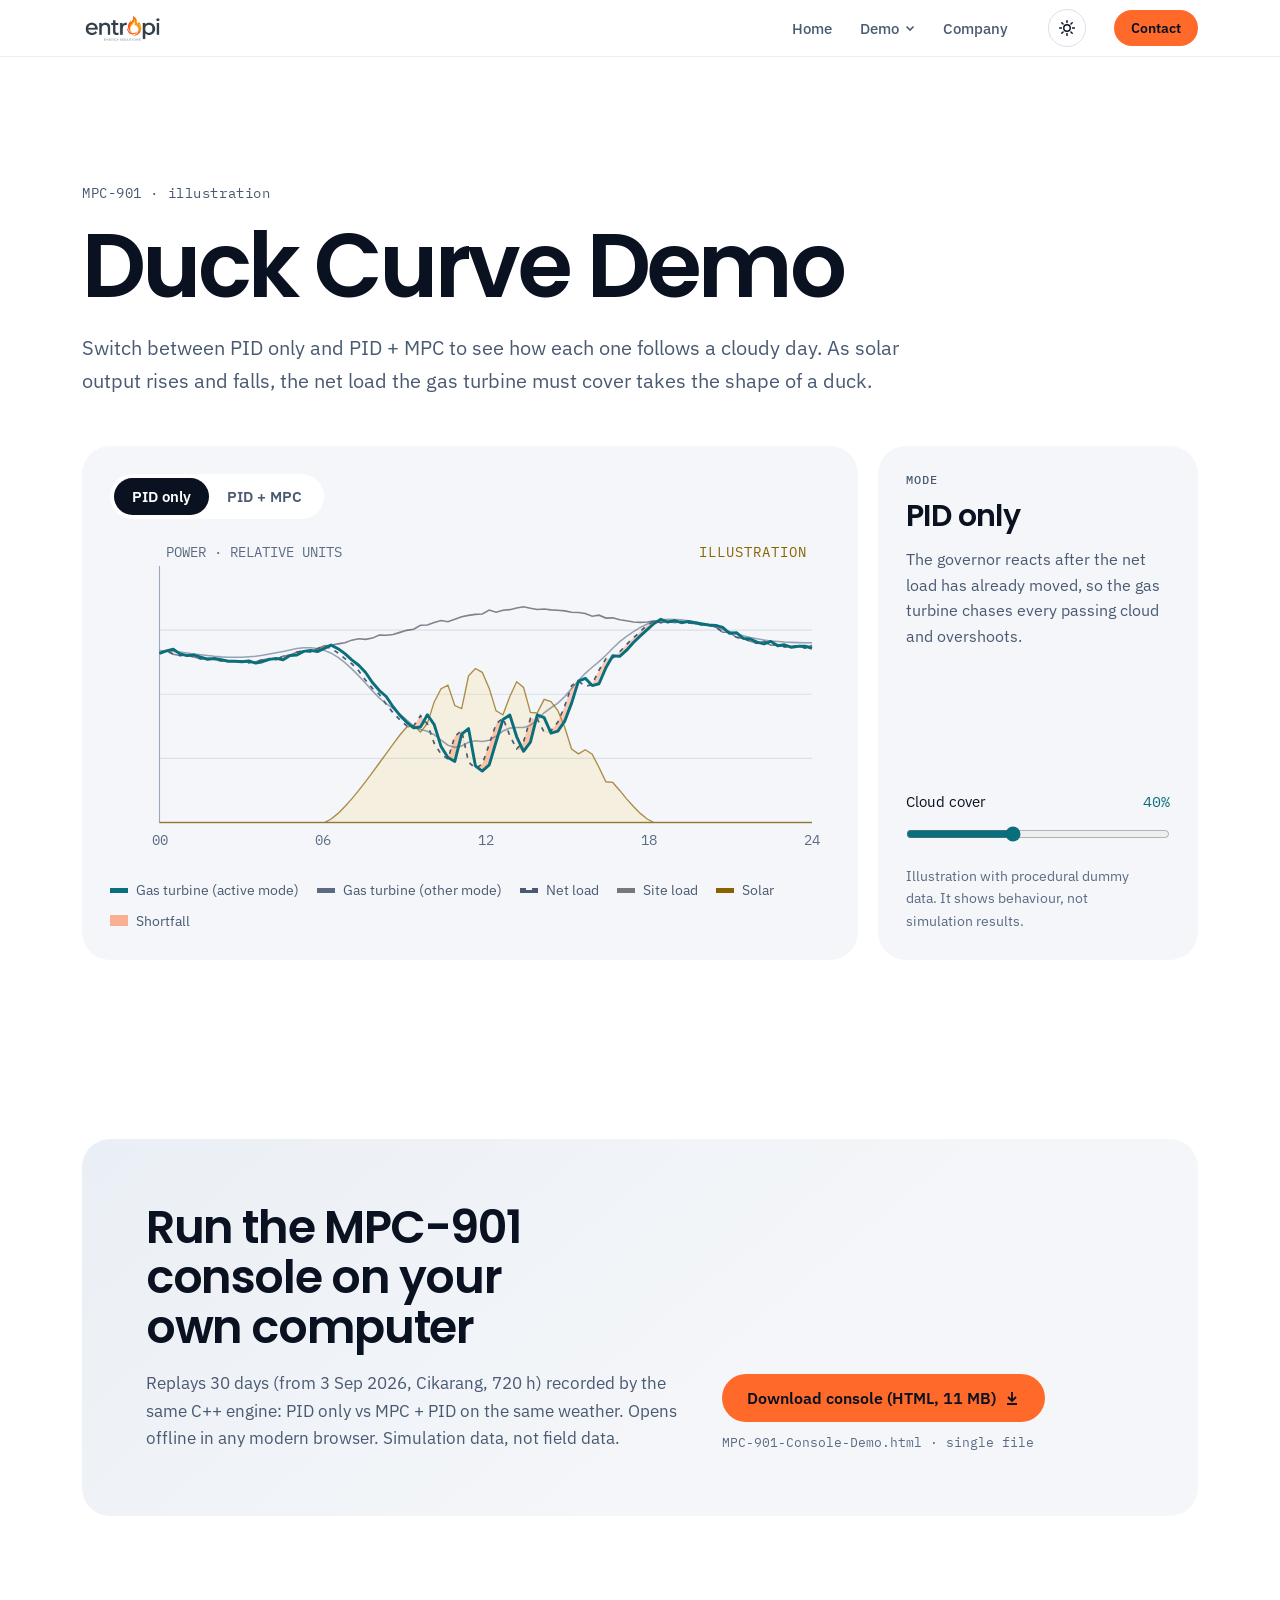
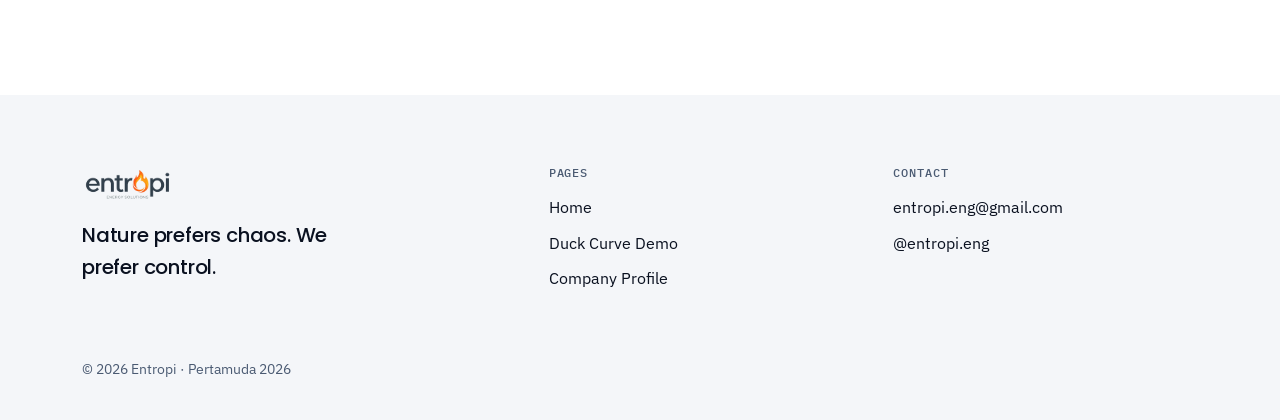
<file: demo/index.html>
<!DOCTYPE html>
<html lang="en-US">
<head>
<!-- Static export for GitHub Pages (https://entropi-hub.github.io/entropi/demo/): every asset path is relative; only canonical, og:url and the share image (og:image, twitter:image) are absolute. -->
	<meta charset="UTF-8" />
	<meta name="viewport" content="width=device-width, initial-scale=1" />
<meta name='robots' content='max-image-preview:large' />
<script>
(function(d){d.classList.add('js');var t;try{t=localStorage.getItem('entropi-theme')}catch(e){}if(t!=='light'&&t!=='dark')t=matchMedia('(prefers-color-scheme: light)').matches?'light':'dark';d.setAttribute('data-theme',t);})(document.documentElement);
</script>
<title>Duck Curve Demo | Entropi</title>
<meta name="description" content="Switch between PID only and PID + MPC on a 24-hour duck curve illustration, and download the MPC-901 console to run on your own computer.">
<meta name="theme-color" content="#0a1120" media="(prefers-color-scheme: dark)">
<meta name="theme-color" content="#ffffff" media="(prefers-color-scheme: light)">
<meta property="og:type" content="website">
<link rel="canonical" href="https://entropi-hub.github.io/entropi/demo/">
<meta property="og:site_name" content="Entropi">
<meta property="og:locale" content="en_US">
<meta property="og:title" content="Duck Curve Demo | Entropi">
<meta property="og:description" content="Switch between PID only and PID + MPC on a 24-hour duck curve illustration, and download the MPC-901 console to run on your own computer.">
<meta property="og:url" content="https://entropi-hub.github.io/entropi/demo/">
<meta property="og:image" content="https://entropi-hub.github.io/entropi/wp-content/themes/entropi/assets/media/entropi-video-poster.jpg">
<meta property="og:image:width" content="1280">
<meta property="og:image:height" content="720">
<meta property="og:image:type" content="image/jpeg">
<meta property="og:image:alt" content="Entropi logo on a dark background with the tagline Nature prefers chaos. We prefer control.">
<meta name="twitter:card" content="summary_large_image">
<meta name="twitter:title" content="Duck Curve Demo | Entropi">
<meta name="twitter:description" content="Switch between PID only and PID + MPC on a 24-hour duck curve illustration, and download the MPC-901 console to run on your own computer.">
<meta name="twitter:image" content="https://entropi-hub.github.io/entropi/wp-content/themes/entropi/assets/media/entropi-video-poster.jpg">
<meta name="twitter:image:alt" content="Entropi logo on a dark background with the tagline Nature prefers chaos. We prefer control.">
	<link rel="icon" href="../wp-content/themes/entropi/assets/media/entropi-flame-32.png" sizes="32x32" type="image/png">
<link rel="icon" href="../wp-content/themes/entropi/assets/media/entropi-flame-512.png" sizes="512x512" type="image/png">
<link rel="apple-touch-icon" href="../wp-content/themes/entropi/assets/media/entropi-flame-180.png" sizes="180x180">
	<style id="wp-img-auto-sizes-contain-inline-css">
img:is([sizes=auto i],[sizes^="auto," i]){contain-intrinsic-size:3000px 1500px}

</style>
<style id="wp-block-template-part-theme-inline-css">
:root :where(.wp-block-template-part.has-background){margin-bottom:0;margin-top:0;padding:1.25em 2.375em}

</style>
<style id="wp-block-post-content-inline-css">
.wp-block-post-content{display:flow-root}

</style>
<style id="wp-block-group-inline-css">
.wp-block-group{box-sizing:border-box}:where(.wp-block-group.wp-block-group-is-layout-constrained){position:relative}

</style>
<style id="wp-block-group-theme-inline-css">
:where(.wp-block-group.has-background){padding:1.25em 2.375em}

</style>
<style id="wp-emoji-styles-inline-css">

	img.wp-smiley, img.emoji {
		display: inline !important;
		border: none !important;
		box-shadow: none !important;
		height: 1em !important;
		width: 1em !important;
		margin: 0 0.07em !important;
		vertical-align: -0.1em !important;
		background: none !important;
		padding: 0 !important;
	}

</style>
<style id="wp-block-library-inline-css">
:root{--wp-block-synced-color:#7a00df;--wp-block-synced-color--rgb:122,0,223;--wp-bound-block-color:var(--wp-block-synced-color);--wp-editor-canvas-background:#ddd;--wp-admin-theme-color:#007cba;--wp-admin-theme-color--rgb:0,124,186;--wp-admin-theme-color-darker-10:#006ba1;--wp-admin-theme-color-darker-10--rgb:0,107,160.5;--wp-admin-theme-color-darker-20:#005a87;--wp-admin-theme-color-darker-20--rgb:0,90,135;--wp-admin-border-width-focus:2px}@media (min-resolution:192dpi){:root{--wp-admin-border-width-focus:1.5px}}.wp-element-button{cursor:pointer}:root .has-very-light-gray-background-color{background-color:#eee}:root .has-very-dark-gray-background-color{background-color:#313131}:root .has-very-light-gray-color{color:#eee}:root .has-very-dark-gray-color{color:#313131}:root .has-vivid-green-cyan-to-vivid-cyan-blue-gradient-background{background:linear-gradient(135deg,#00d084,#0693e3)}:root .has-purple-crush-gradient-background{background:linear-gradient(135deg,#34e2e4,#4721fb 50%,#ab1dfe)}:root .has-hazy-dawn-gradient-background{background:linear-gradient(135deg,#faaca8,#dad0ec)}:root .has-subdued-olive-gradient-background{background:linear-gradient(135deg,#fafae1,#67a671)}:root .has-atomic-cream-gradient-background{background:linear-gradient(135deg,#fdd79a,#004a59)}:root .has-nightshade-gradient-background{background:linear-gradient(135deg,#330968,#31cdcf)}:root .has-midnight-gradient-background{background:linear-gradient(135deg,#020381,#2874fc)}:root{--wp--preset--font-size--normal:16px;--wp--preset--font-size--huge:42px}.has-regular-font-size{font-size:1em}.has-larger-font-size{font-size:2.625em}.has-normal-font-size{font-size:var(--wp--preset--font-size--normal)}.has-huge-font-size{font-size:var(--wp--preset--font-size--huge)}:root .has-text-align-center{text-align:center}:root .has-text-align-left{text-align:left}:root .has-text-align-right{text-align:right}.has-fit-text{white-space:nowrap!important}#end-resizable-editor-section{display:none}.aligncenter{clear:both}.items-justified-left{justify-content:flex-start}.items-justified-center{justify-content:center}.items-justified-right{justify-content:flex-end}.items-justified-space-between{justify-content:space-between}.screen-reader-text{word-wrap:normal!important;border:0;clip-path:inset(50%);height:1px;margin:-1px;overflow:hidden;padding:0;position:absolute;width:1px;word-break:normal!important}.screen-reader-text:focus{background-color:#ddd;clip-path:none;color:#444;display:block;font-size:1em;height:auto;left:5px;line-height:normal;padding:15px 23px 14px;text-decoration:none;top:5px;width:auto;z-index:100000}html :where(.has-border-color){border-style:solid}html :where([style^=border-color],[style*=";border-color"],[style*="; border-color"]){border-style:solid}html :where([style^=border-top-color],[style*=";border-top-color"],[style*="; border-top-color"]){border-top-style:solid}html :where([style^=border-right-color],[style*=";border-right-color"],[style*="; border-right-color"]){border-right-style:solid}html :where([style^=border-bottom-color],[style*=";border-bottom-color"],[style*="; border-bottom-color"]){border-bottom-style:solid}html :where([style^=border-left-color],[style*=";border-left-color"],[style*="; border-left-color"]){border-left-style:solid}html :where([style^=border-width],[style*=";border-width"],[style*="; border-width"]){border-style:solid}html :where([style^=border-top-width],[style*=";border-top-width"],[style*="; border-top-width"]){border-top-style:solid}html :where([style^=border-right-width],[style*=";border-right-width"],[style*="; border-right-width"]){border-right-style:solid}html :where([style^=border-bottom-width],[style*=";border-bottom-width"],[style*="; border-bottom-width"]){border-bottom-style:solid}html :where([style^=border-left-width],[style*=";border-left-width"],[style*="; border-left-width"]){border-left-style:solid}html :where(img[class*=wp-image-]){height:auto;max-width:100%}:where(figure){margin:0 0 1em}html :where(.is-position-sticky){--wp-admin--admin-bar--position-offset:var(--wp-admin--admin-bar--height,0px)}@media screen and (max-width:600px){html :where(.is-position-sticky){--wp-admin--admin-bar--position-offset:0px}}

</style>
<link rel='stylesheet' id='entropi-fonts-css' href='../wp-content/themes/entropi/assets/fonts/fonts.css' media='all' />
<style id="global-styles-inline-css">
:root{--wp--preset--aspect-ratio--square: 1;--wp--preset--aspect-ratio--4-3: 4/3;--wp--preset--aspect-ratio--3-4: 3/4;--wp--preset--aspect-ratio--3-2: 3/2;--wp--preset--aspect-ratio--2-3: 2/3;--wp--preset--aspect-ratio--16-9: 16/9;--wp--preset--aspect-ratio--9-16: 9/16;--wp--preset--color--black: #000000;--wp--preset--color--cyan-bluish-gray: #abb8c3;--wp--preset--color--white: #ffffff;--wp--preset--color--pale-pink: #f78da7;--wp--preset--color--vivid-red: #cf2e2e;--wp--preset--color--luminous-vivid-orange: #ff6900;--wp--preset--color--luminous-vivid-amber: #fcb900;--wp--preset--color--light-green-cyan: #7bdcb5;--wp--preset--color--vivid-green-cyan: #00d084;--wp--preset--color--pale-cyan-blue: #8ed1fc;--wp--preset--color--vivid-cyan-blue: #0693e3;--wp--preset--color--vivid-purple: #9b51e0;--wp--preset--color--bg: #0a1120;--wp--preset--color--panel: #0f1a2c;--wp--preset--color--panel-2: #13203a;--wp--preset--color--text: #e8eef6;--wp--preset--color--muted: #9aabc2;--wp--preset--color--faint: #8193ad;--wp--preset--color--line: #1d2b44;--wp--preset--color--flame: #ff6a2b;--wp--preset--color--flame-hover: #ff8a55;--wp--preset--color--sky: #2bc6da;--wp--preset--color--warn: #f5c443;--wp--preset--color--ok: #3ccf8e;--wp--preset--color--bad: #ff4d5f;--wp--preset--color--light-bg: #f4f6f9;--wp--preset--gradient--vivid-cyan-blue-to-vivid-purple: linear-gradient(135deg,rgb(6,147,227) 0%,rgb(155,81,224) 100%);--wp--preset--gradient--light-green-cyan-to-vivid-green-cyan: linear-gradient(135deg,rgb(122,220,180) 0%,rgb(0,208,130) 100%);--wp--preset--gradient--luminous-vivid-amber-to-luminous-vivid-orange: linear-gradient(135deg,rgb(252,185,0) 0%,rgb(255,105,0) 100%);--wp--preset--gradient--luminous-vivid-orange-to-vivid-red: linear-gradient(135deg,rgb(255,105,0) 0%,rgb(207,46,46) 100%);--wp--preset--gradient--very-light-gray-to-cyan-bluish-gray: linear-gradient(135deg,rgb(238,238,238) 0%,rgb(169,184,195) 100%);--wp--preset--gradient--cool-to-warm-spectrum: linear-gradient(135deg,rgb(74,234,220) 0%,rgb(151,120,209) 20%,rgb(207,42,186) 40%,rgb(238,44,130) 60%,rgb(251,105,98) 80%,rgb(254,248,76) 100%);--wp--preset--gradient--blush-light-purple: linear-gradient(135deg,rgb(255,206,236) 0%,rgb(152,150,240) 100%);--wp--preset--gradient--blush-bordeaux: linear-gradient(135deg,rgb(254,205,165) 0%,rgb(254,45,45) 50%,rgb(107,0,62) 100%);--wp--preset--gradient--luminous-dusk: linear-gradient(135deg,rgb(255,203,112) 0%,rgb(199,81,192) 50%,rgb(65,88,208) 100%);--wp--preset--gradient--pale-ocean: linear-gradient(135deg,rgb(255,245,203) 0%,rgb(182,227,212) 50%,rgb(51,167,181) 100%);--wp--preset--gradient--electric-grass: linear-gradient(135deg,rgb(202,248,128) 0%,rgb(113,206,126) 100%);--wp--preset--gradient--midnight: linear-gradient(135deg,rgb(2,3,129) 0%,rgb(40,116,252) 100%);--wp--preset--font-size--small: 15px;--wp--preset--font-size--medium: 20px;--wp--preset--font-size--large: 36px;--wp--preset--font-size--x-large: 42px;--wp--preset--font-size--label: 12px;--wp--preset--font-size--card: 16px;--wp--preset--font-size--body: 18px;--wp--preset--font-size--lede: 19px;--wp--preset--font-size--h-3: 20px;--wp--preset--font-size--subhead: clamp(20px, 2.2vw, 26px);--wp--preset--font-size--h-2: clamp(30px, 3.6vw, 44px);--wp--preset--font-size--metric: clamp(44px, 5vw, 60px);--wp--preset--font-size--display: clamp(40px, 6.2vw, 72px);--wp--preset--font-family--display: "Poppins", sans-serif;--wp--preset--font-family--body: "IBM Plex Sans", sans-serif;--wp--preset--font-family--mono: "IBM Plex Mono", ui-monospace, monospace;--wp--preset--spacing--20: 1.25rem;--wp--preset--spacing--30: 20px;--wp--preset--spacing--40: 28px;--wp--preset--spacing--50: 32px;--wp--preset--spacing--60: 56px;--wp--preset--spacing--70: 72px;--wp--preset--spacing--80: 7.5rem;--wp--preset--spacing--10: 8px;--wp--preset--shadow--natural: 6px 6px 9px rgba(0, 0, 0, 0.2);--wp--preset--shadow--deep: 12px 12px 50px rgba(0, 0, 0, 0.4);--wp--preset--shadow--sharp: 6px 6px 0px rgba(0, 0, 0, 0.2);--wp--preset--shadow--outlined: 6px 6px 0px -3px rgb(255, 255, 255), 6px 6px rgb(0, 0, 0);--wp--preset--shadow--crisp: 6px 6px 0px rgb(0, 0, 0);--wp--custom--radius: 12px;--wp--custom--pill: 999px;--wp--custom--container: 1180px;--wp--custom--header-height: 72px;--wp--custom--ease: cubic-bezier(.22,.61,.36,1);}.wp-block-button{--wp--preset--dimension--25: 25%;--wp--preset--dimension--50: 50%;--wp--preset--dimension--75: 75%;--wp--preset--dimension--100: 100%;}:root { --wp--style--global--content-size: 1116px;--wp--style--global--wide-size: 1180px; }:where(body) { margin: 0; }.wp-site-blocks > .alignleft { float: left; margin-right: 2em; }.wp-site-blocks > .alignright { float: right; margin-left: 2em; }.wp-site-blocks > .aligncenter { justify-content: center; margin-left: auto; margin-right: auto; }:where(.wp-site-blocks) > * { margin-block-start: 0; margin-block-end: 0; }:where(.wp-site-blocks) > :first-child { margin-block-start: 0; }:where(.wp-site-blocks) > :last-child { margin-block-end: 0; }:root { --wp--style--block-gap: 0; }:root :where(.is-layout-flow) > :first-child{margin-block-start: 0;}:root :where(.is-layout-flow) > :last-child{margin-block-end: 0;}:root :where(.is-layout-flow) > *{margin-block-start: 0;margin-block-end: 0;}:root :where(.is-layout-constrained) > :first-child{margin-block-start: 0;}:root :where(.is-layout-constrained) > :last-child{margin-block-end: 0;}:root :where(.is-layout-constrained) > *{margin-block-start: 0;margin-block-end: 0;}:root :where(.is-layout-flex){gap: 0;}:root :where(.is-layout-grid){gap: 0;}.is-layout-flow > .alignleft{float: left;margin-inline-start: 0;margin-inline-end: 2em;}.is-layout-flow > .alignright{float: right;margin-inline-start: 2em;margin-inline-end: 0;}.is-layout-flow > .aligncenter{margin-left: auto !important;margin-right: auto !important;}.is-layout-constrained > .alignleft{float: left;margin-inline-start: 0;margin-inline-end: 2em;}.is-layout-constrained > .alignright{float: right;margin-inline-start: 2em;margin-inline-end: 0;}.is-layout-constrained > .aligncenter{margin-left: auto !important;margin-right: auto !important;}.is-layout-constrained > :where(:not(.alignleft):not(.alignright):not(.alignfull)){max-width: var(--wp--style--global--content-size);margin-left: auto !important;margin-right: auto !important;}.is-layout-constrained > .alignwide{max-width: var(--wp--style--global--wide-size);}body .is-layout-flex{display: flex;}.is-layout-flex{flex-wrap: wrap;align-items: center;}.is-layout-flex > :is(*, div){margin: 0;}body .is-layout-grid{display: grid;}.is-layout-grid > :is(*, div){margin: 0;}body{background-color: var(--wp--preset--color--bg);color: var(--wp--preset--color--text);font-family: var(--wp--preset--font-family--body);font-size: var(--wp--preset--font-size--body);line-height: 1.65;padding-top: 0;padding-right: 0;padding-bottom: 0;padding-left: 0;}a:where(:not(.wp-element-button)){color: var(--wp--preset--color--sky);}h1{font-family: var(--wp--preset--font-family--display);font-size: clamp(40px, 6.2vw, 72px);font-weight: 600;letter-spacing: -.035em;line-height: 1.04;}h2{font-family: var(--wp--preset--font-family--display);font-size: clamp(30px, 3.6vw, 44px);font-weight: 600;letter-spacing: -.025em;line-height: 1.12;}:root :where(.wp-element-button, .wp-block-button__link){background-color: var(--wp--preset--color--flame);border-radius: 999px;border-width: 0;color: var(--wp--preset--color--bg);font-family: var(--wp--preset--font-family--body);font-size: 16px;font-style: inherit;font-weight: 600;letter-spacing: inherit;line-height: 1;padding-top: calc(0.667em + 2px);padding-right: calc(1.333em + 2px);padding-bottom: calc(0.667em + 2px);padding-left: calc(1.333em + 2px);text-decoration: none;text-transform: inherit;}.has-black-color{color: var(--wp--preset--color--black) !important;}.has-cyan-bluish-gray-color{color: var(--wp--preset--color--cyan-bluish-gray) !important;}.has-white-color{color: var(--wp--preset--color--white) !important;}.has-pale-pink-color{color: var(--wp--preset--color--pale-pink) !important;}.has-vivid-red-color{color: var(--wp--preset--color--vivid-red) !important;}.has-luminous-vivid-orange-color{color: var(--wp--preset--color--luminous-vivid-orange) !important;}.has-luminous-vivid-amber-color{color: var(--wp--preset--color--luminous-vivid-amber) !important;}.has-light-green-cyan-color{color: var(--wp--preset--color--light-green-cyan) !important;}.has-vivid-green-cyan-color{color: var(--wp--preset--color--vivid-green-cyan) !important;}.has-pale-cyan-blue-color{color: var(--wp--preset--color--pale-cyan-blue) !important;}.has-vivid-cyan-blue-color{color: var(--wp--preset--color--vivid-cyan-blue) !important;}.has-vivid-purple-color{color: var(--wp--preset--color--vivid-purple) !important;}.has-bg-color{color: var(--wp--preset--color--bg) !important;}.has-panel-color{color: var(--wp--preset--color--panel) !important;}.has-panel-2-color{color: var(--wp--preset--color--panel-2) !important;}.has-text-color{color: var(--wp--preset--color--text) !important;}.has-muted-color{color: var(--wp--preset--color--muted) !important;}.has-faint-color{color: var(--wp--preset--color--faint) !important;}.has-line-color{color: var(--wp--preset--color--line) !important;}.has-flame-color{color: var(--wp--preset--color--flame) !important;}.has-flame-hover-color{color: var(--wp--preset--color--flame-hover) !important;}.has-sky-color{color: var(--wp--preset--color--sky) !important;}.has-warn-color{color: var(--wp--preset--color--warn) !important;}.has-ok-color{color: var(--wp--preset--color--ok) !important;}.has-bad-color{color: var(--wp--preset--color--bad) !important;}.has-light-bg-color{color: var(--wp--preset--color--light-bg) !important;}.has-black-background-color{background-color: var(--wp--preset--color--black) !important;}.has-cyan-bluish-gray-background-color{background-color: var(--wp--preset--color--cyan-bluish-gray) !important;}.has-white-background-color{background-color: var(--wp--preset--color--white) !important;}.has-pale-pink-background-color{background-color: var(--wp--preset--color--pale-pink) !important;}.has-vivid-red-background-color{background-color: var(--wp--preset--color--vivid-red) !important;}.has-luminous-vivid-orange-background-color{background-color: var(--wp--preset--color--luminous-vivid-orange) !important;}.has-luminous-vivid-amber-background-color{background-color: var(--wp--preset--color--luminous-vivid-amber) !important;}.has-light-green-cyan-background-color{background-color: var(--wp--preset--color--light-green-cyan) !important;}.has-vivid-green-cyan-background-color{background-color: var(--wp--preset--color--vivid-green-cyan) !important;}.has-pale-cyan-blue-background-color{background-color: var(--wp--preset--color--pale-cyan-blue) !important;}.has-vivid-cyan-blue-background-color{background-color: var(--wp--preset--color--vivid-cyan-blue) !important;}.has-vivid-purple-background-color{background-color: var(--wp--preset--color--vivid-purple) !important;}.has-bg-background-color{background-color: var(--wp--preset--color--bg) !important;}.has-panel-background-color{background-color: var(--wp--preset--color--panel) !important;}.has-panel-2-background-color{background-color: var(--wp--preset--color--panel-2) !important;}.has-text-background-color{background-color: var(--wp--preset--color--text) !important;}.has-muted-background-color{background-color: var(--wp--preset--color--muted) !important;}.has-faint-background-color{background-color: var(--wp--preset--color--faint) !important;}.has-line-background-color{background-color: var(--wp--preset--color--line) !important;}.has-flame-background-color{background-color: var(--wp--preset--color--flame) !important;}.has-flame-hover-background-color{background-color: var(--wp--preset--color--flame-hover) !important;}.has-sky-background-color{background-color: var(--wp--preset--color--sky) !important;}.has-warn-background-color{background-color: var(--wp--preset--color--warn) !important;}.has-ok-background-color{background-color: var(--wp--preset--color--ok) !important;}.has-bad-background-color{background-color: var(--wp--preset--color--bad) !important;}.has-light-bg-background-color{background-color: var(--wp--preset--color--light-bg) !important;}.has-black-border-color{border-color: var(--wp--preset--color--black) !important;}.has-cyan-bluish-gray-border-color{border-color: var(--wp--preset--color--cyan-bluish-gray) !important;}.has-white-border-color{border-color: var(--wp--preset--color--white) !important;}.has-pale-pink-border-color{border-color: var(--wp--preset--color--pale-pink) !important;}.has-vivid-red-border-color{border-color: var(--wp--preset--color--vivid-red) !important;}.has-luminous-vivid-orange-border-color{border-color: var(--wp--preset--color--luminous-vivid-orange) !important;}.has-luminous-vivid-amber-border-color{border-color: var(--wp--preset--color--luminous-vivid-amber) !important;}.has-light-green-cyan-border-color{border-color: var(--wp--preset--color--light-green-cyan) !important;}.has-vivid-green-cyan-border-color{border-color: var(--wp--preset--color--vivid-green-cyan) !important;}.has-pale-cyan-blue-border-color{border-color: var(--wp--preset--color--pale-cyan-blue) !important;}.has-vivid-cyan-blue-border-color{border-color: var(--wp--preset--color--vivid-cyan-blue) !important;}.has-vivid-purple-border-color{border-color: var(--wp--preset--color--vivid-purple) !important;}.has-bg-border-color{border-color: var(--wp--preset--color--bg) !important;}.has-panel-border-color{border-color: var(--wp--preset--color--panel) !important;}.has-panel-2-border-color{border-color: var(--wp--preset--color--panel-2) !important;}.has-text-border-color{border-color: var(--wp--preset--color--text) !important;}.has-muted-border-color{border-color: var(--wp--preset--color--muted) !important;}.has-faint-border-color{border-color: var(--wp--preset--color--faint) !important;}.has-line-border-color{border-color: var(--wp--preset--color--line) !important;}.has-flame-border-color{border-color: var(--wp--preset--color--flame) !important;}.has-flame-hover-border-color{border-color: var(--wp--preset--color--flame-hover) !important;}.has-sky-border-color{border-color: var(--wp--preset--color--sky) !important;}.has-warn-border-color{border-color: var(--wp--preset--color--warn) !important;}.has-ok-border-color{border-color: var(--wp--preset--color--ok) !important;}.has-bad-border-color{border-color: var(--wp--preset--color--bad) !important;}.has-light-bg-border-color{border-color: var(--wp--preset--color--light-bg) !important;}.has-vivid-cyan-blue-to-vivid-purple-gradient-background{background: var(--wp--preset--gradient--vivid-cyan-blue-to-vivid-purple) !important;}.has-light-green-cyan-to-vivid-green-cyan-gradient-background{background: var(--wp--preset--gradient--light-green-cyan-to-vivid-green-cyan) !important;}.has-luminous-vivid-amber-to-luminous-vivid-orange-gradient-background{background: var(--wp--preset--gradient--luminous-vivid-amber-to-luminous-vivid-orange) !important;}.has-luminous-vivid-orange-to-vivid-red-gradient-background{background: var(--wp--preset--gradient--luminous-vivid-orange-to-vivid-red) !important;}.has-very-light-gray-to-cyan-bluish-gray-gradient-background{background: var(--wp--preset--gradient--very-light-gray-to-cyan-bluish-gray) !important;}.has-cool-to-warm-spectrum-gradient-background{background: var(--wp--preset--gradient--cool-to-warm-spectrum) !important;}.has-blush-light-purple-gradient-background{background: var(--wp--preset--gradient--blush-light-purple) !important;}.has-blush-bordeaux-gradient-background{background: var(--wp--preset--gradient--blush-bordeaux) !important;}.has-luminous-dusk-gradient-background{background: var(--wp--preset--gradient--luminous-dusk) !important;}.has-pale-ocean-gradient-background{background: var(--wp--preset--gradient--pale-ocean) !important;}.has-electric-grass-gradient-background{background: var(--wp--preset--gradient--electric-grass) !important;}.has-midnight-gradient-background{background: var(--wp--preset--gradient--midnight) !important;}.has-small-font-size{font-size: var(--wp--preset--font-size--small) !important;}.has-medium-font-size{font-size: var(--wp--preset--font-size--medium) !important;}.has-large-font-size{font-size: var(--wp--preset--font-size--large) !important;}.has-x-large-font-size{font-size: var(--wp--preset--font-size--x-large) !important;}.has-label-font-size{font-size: var(--wp--preset--font-size--label) !important;}.has-card-font-size{font-size: var(--wp--preset--font-size--card) !important;}.has-body-font-size{font-size: var(--wp--preset--font-size--body) !important;}.has-lede-font-size{font-size: var(--wp--preset--font-size--lede) !important;}.has-h-3-font-size{font-size: var(--wp--preset--font-size--h-3) !important;}.has-subhead-font-size{font-size: var(--wp--preset--font-size--subhead) !important;}.has-h-2-font-size{font-size: var(--wp--preset--font-size--h-2) !important;}.has-metric-font-size{font-size: var(--wp--preset--font-size--metric) !important;}.has-display-font-size{font-size: var(--wp--preset--font-size--display) !important;}.has-display-font-family{font-family: var(--wp--preset--font-family--display) !important;}.has-body-font-family{font-family: var(--wp--preset--font-family--body) !important;}.has-mono-font-family{font-family: var(--wp--preset--font-family--mono) !important;}

</style>
<link rel='stylesheet' id='entropi-style-css' href='../wp-content/themes/entropi/style.css' media='all' />
<script data-wp-strategy="defer" defer id="entropi-core-js" src="../wp-content/themes/entropi/assets/js/entropi-core.js"></script>
<script data-wp-strategy="defer" defer id="entropi-simulator-js" src="../wp-content/themes/entropi/assets/js/entropi-simulator.js"></script>
</head>

<body class="wp-singular page-template-default page page-id-11 wp-embed-responsive wp-theme-entropi entropi-demo">

<div class="wp-site-blocks"><header class="site-header wp-block-template-part">
<a class="skip" href="#main">Skip to content</a>
<div class="bar">
  <!-- White logo in dark mode, original colour logo in light mode (CSS shows one; the hidden one is lazy, so it is fetched only when shown). -->
  <a class="brand" href="../" aria-label="Entropi, home"><img decoding="async" class="logo-dark" src="../wp-content/themes/entropi/assets/images/entropi-logo-white-sm.png" alt="Entropi" width="256" height="96" loading="lazy"><img decoding="async" class="logo-light" src="../wp-content/themes/entropi/assets/images/entropi-logo-color-sm.png" alt="Entropi" width="258" height="96" loading="lazy"></a>
  <nav class="nav" aria-label="Main">
    <ul class="nav-list">
      <li><a href="../">Home</a></li>
      <li class="has-menu">
        <button type="button" class="menu-toggle" aria-haspopup="true" aria-expanded="false" aria-controls="demo-menu">Demo <svg viewBox="0 0 10 10" fill="none" stroke="currentColor" stroke-width="1.6" aria-hidden="true"><path d="M1.5 3.5L5 7l3.5-3.5"/></svg></button>
        <ul class="dropdown" id="demo-menu">
          <li><a href="../demo/"><span class="dd-title">Duck Curve</span><span class="dd-sub">Interactive 24-hour illustration</span></a></li>
          <li><a href="../wp-content/themes/entropi/assets/downloads/MPC-901-Console-Demo.html" download="MPC-901-Console-Demo.html"><span class="dd-title">Download Console</span><span class="dd-sub">HTML &middot; 11 MB</span></a></li>
        </ul>
      </li>
      <li><a href="../company/">Company</a></li>
    </ul>
  </nav>
  <!-- Light/dark toggle. Default follows the device; a choice is stored (localStorage) and applied before first paint. -->
  <button class="theme-btn" type="button" aria-pressed="false" aria-label="Dark mode">
    <svg class="i-moon" viewBox="0 0 20 20" fill="none" stroke="currentColor" stroke-width="1.6" stroke-linejoin="round" aria-hidden="true"><path d="M16.5 12.4A7 7 0 0 1 7.6 3.5a7 7 0 1 0 8.9 8.9z"/></svg>
    <svg class="i-sun" viewBox="0 0 20 20" fill="none" stroke="currentColor" stroke-width="1.6" stroke-linecap="round" aria-hidden="true"><circle cx="10" cy="10" r="3.6"/><path d="M10 1.8v2M10 16.2v2M1.8 10h2M16.2 10h2M4.2 4.2l1.4 1.4M14.4 14.4l1.4 1.4M4.2 15.8l1.4-1.4M14.4 5.6l1.4-1.4"/></svg>
  </button>
  <a class="btn btn-primary btn-sm nav-contact" href="../company/#contact">Contact</a>
  <button class="menu-btn" type="button" aria-expanded="false" aria-controls="mobile-menu" aria-label="Open menu">
    <svg class="bars" viewBox="0 0 18 18" fill="none" stroke="currentColor" stroke-width="1.6" stroke-linecap="round" aria-hidden="true"><path d="M2 5h14M2 9h14M2 13h14"/></svg>
    <svg class="x" viewBox="0 0 18 18" fill="none" stroke="currentColor" stroke-width="1.6" stroke-linecap="round" aria-hidden="true"><path d="M4 4l10 10M14 4L4 14"/></svg>
  </button>
</div>
<nav class="mobile-menu" id="mobile-menu" aria-label="Main (mobile)">
  <ul>
    <li><a href="../">Home</a></li>
    <li><span class="mm-label">Demo</span></li>
    <li class="mm-sub"><a href="../demo/">Duck Curve</a></li>
    <li class="mm-sub"><a href="../wp-content/themes/entropi/assets/downloads/MPC-901-Console-Demo.html" download="MPC-901-Console-Demo.html">Download Console <small>HTML &middot; 11 MB</small></a></li>
    <li><a href="../company/">Company</a></li>
    <li class="mm-cta"><a class="btn btn-primary" href="../company/#contact">Contact</a></li>
  </ul>
</nav>

</header>


<main id="main" class="wp-block-group is-layout-flow wp-block-group-is-layout-flow"><div class="entry-content wp-block-post-content is-layout-flow wp-block-post-content-is-layout-flow">
<!-- DEMO (REVISI-V3 section 5). Simulator with procedural dummy data, labelled ILLUSTRATION.
     No simulation results on this page and no numbers from the console. The console is not embedded anywhere:
     it is only downloaded on click (assets/downloads/MPC-901-Console-Demo.html, 11 MB). -->
<section class="page-hero" aria-labelledby="demo-title">
  <div class="wrap">
    <p class="eyebrow">MPC-901 &middot; illustration</p>
    <h1 id="demo-title">Duck Curve Demo</h1>
    <p class="lede">Switch between PID only and PID + MPC to see how each one follows a cloudy day. As solar output rises and falls, the net load the gas turbine must cover takes the shape of a duck.</p>
  </div>
</section>

<section class="sim-sec" aria-labelledby="sim-title">
  <div class="wrap">
    <h2 id="sim-title" class="sr-only">Duck Curve Simulator</h2>
    <div class="sim" id="sim">
      <div class="sim-panel">
        <div class="sim-top">
          <div class="seg" role="group" aria-label="Control mode">
            <button type="button" data-mode="pid" aria-pressed="true">PID only</button>
            <button type="button" data-mode="mpc" aria-pressed="false">PID + MPC</button>
          </div>
        </div>
        <div class="sim-chart">
          <svg viewBox="0 0 640 290" role="img" aria-labelledby="sim-t">
            <title id="sim-t">Illustration of 24 hours with dummy data: site load, a bell-shaped solar output and the gas turbine output that covers the rest. In PID only mode the turbine curve chases the clouds and oscillates. In PID + MPC mode it is smoother and ramps earlier. The orange area marks the shortfall when the turbine is below the net load.</title>
            <g class="gl"><line x1="44" y1="81" x2="624" y2="81"/><line x1="44" y1="138" x2="624" y2="138"/><line x1="44" y1="195" x2="624" y2="195"/></g>
            <line class="ax" x1="44" y1="252" x2="624" y2="252"/><line class="ax" x1="44" y1="24" x2="44" y2="252"/>
            <text x="44" y="272" text-anchor="middle">00</text><text x="189" y="272" text-anchor="middle">06</text><text x="334" y="272" text-anchor="middle">12</text><text x="479" y="272" text-anchor="middle">18</text><text x="624" y="272" text-anchor="middle">24</text>
            <text x="50" y="16">POWER &middot; RELATIVE UNITS</text>
            <text class="wm" x="620" y="16" text-anchor="end">ILLUSTRATION</text>
            <path id="sim-sun" class="sun" d=""/>
            <path id="sim-short" class="short" d=""/>
            <path id="sim-load" class="load" d=""/>
            <path id="sim-net" class="net" d=""/>
            <path id="sim-ghost" class="ghost" d=""/>
            <path id="sim-pltg" class="pltg" d=""/>
          </svg>
          <div class="legend">
            <span><i style="border-color:var(--sky-ink)"></i>Gas turbine (active mode)</span>
            <span><i style="border-color:var(--faint)"></i>Gas turbine (other mode)</span>
            <span><i style="border-color:var(--muted);border-top-style:dashed"></i>Net load</span>
            <span><i style="border-color:var(--text);opacity:.55"></i>Site load</span>
            <span><i style="border-color:var(--warn-ink)"></i>Solar</span>
            <span><i style="border-color:var(--flame);border-top-width:8px;opacity:.5"></i>Shortfall</span>
          </div>
        </div>
      </div>
      <aside class="sim-side" aria-label="Mode and settings">
        <p class="sim-mode-k">Mode</p>
        <p class="sim-mode" id="sim-mode-txt">PID only</p>
        <p class="sim-desc" id="sim-desc">The governor reacts after the net load has already moved, so the gas turbine chases every passing cloud and overshoots.</p>
        <p class="sr-only" id="sim-live" aria-live="polite"></p>
        <div class="control">
          <div class="control-row"><label for="sim-cloud">Cloud cover</label><output id="sim-cloud-out" for="sim-cloud">40%</output></div>
          <input id="sim-cloud" type="range" min="0" max="100" step="10" value="40" aria-describedby="sim-cloud-h">
          <span class="sr-only" id="sim-cloud-h">Changes the shape of the dummy data in the chart.</span>
        </div>
        <p class="note">Illustration with procedural dummy data. It shows behaviour, not simulation results.</p>
      </aside>
    </div>
  </div>
</section>

<section class="console-sec" id="console" aria-labelledby="console-title">
  <div class="wrap">
    <div class="console-card reveal">
      <div>
        <h2 id="console-title">Run the MPC-901 console on your own computer</h2>
        <p>Replays 30 days (from 3 Sep 2026, Cikarang, 720 h) recorded by the same C++ engine: PID only vs MPC + PID on the same weather. Opens offline in any modern browser. Simulation data, not field data.</p>
      </div>
      <div class="console-dl">
        <a class="btn btn-primary" href="../wp-content/themes/entropi/assets/downloads/MPC-901-Console-Demo.html" download="MPC-901-Console-Demo.html">Download console (HTML, 11 MB) <svg viewBox="0 0 16 16" fill="none" stroke="currentColor" stroke-width="1.8" aria-hidden="true"><path d="M8 2v9M4 7l4 4 4-4M3 14h10"/></svg></a>
        <small>MPC-901-Console-Demo.html &middot; single file</small>
      </div>
    </div>
  </div>
</section>

</div></main>


<footer class="site-footer wp-block-template-part">
<div class="wrap">
  <div class="foot">
    <div class="foot-brand">
      <img decoding="async" class="foot-logo logo-dark" src="../wp-content/themes/entropi/assets/images/entropi-logo-white-sm.png" alt="Entropi" width="256" height="96" loading="lazy"><img decoding="async" class="foot-logo logo-light" src="../wp-content/themes/entropi/assets/images/entropi-logo-color-sm.png" alt="Entropi" width="258" height="96" loading="lazy">
      <p class="foot-tagline">Nature prefers chaos. We prefer control.</p>
    </div>
    <nav aria-label="Footer">
      <h2 class="foot-h">Pages</h2>
      <ul>
        <li><a href="../">Home</a></li>
        <li><a href="../demo/">Duck Curve Demo</a></li>
        <li><a href="../company/">Company Profile</a></li>
      </ul>
    </nav>
    <div>
      <h2 class="foot-h">Contact</h2>
      <ul>
        <li><a href="mailto:entropi.eng@gmail.com">entropi.eng@gmail.com</a></li>
        <li><a href="https://www.instagram.com/entropi.eng/" rel="noopener" target="_blank">@entropi.eng</a></li>
      </ul>
    </div>
  </div>
  <p class="legal">&copy; 2026 Entropi &middot; Pertamuda 2026</p>
</div>

</footer>
</div>
</body>
</html>
</file>
<file: wp-content/themes/entropi/assets/fonts/fonts.css>
/* Self-hosted copy of https://fonts.googleapis.com/css2?family=Poppins:wght@400;500;600;700&family=IBM+Plex+Sans:wght@400;500;600&family=IBM+Plex+Mono:wght@400;500&display=swap */
/* cyrillic-ext */
@font-face {
  font-family: 'IBM Plex Mono';
  font-style: normal;
  font-weight: 400;
  font-display: swap;
  src: url(ibmplexmono-v20--F63fjptAgt5VM-kVkqdyU8n1iIq129k.woff2) format('woff2');
  unicode-range: U+0460-052F, U+1C80-1C8A, U+20B4, U+2DE0-2DFF, U+A640-A69F, U+FE2E-FE2F;
}
/* cyrillic */
@font-face {
  font-family: 'IBM Plex Mono';
  font-style: normal;
  font-weight: 400;
  font-display: swap;
  src: url(ibmplexmono-v20--F63fjptAgt5VM-kVkqdyU8n1isq129k.woff2) format('woff2');
  unicode-range: U+0301, U+0400-045F, U+0490-0491, U+04B0-04B1, U+2116;
}
/* vietnamese */
@font-face {
  font-family: 'IBM Plex Mono';
  font-style: normal;
  font-weight: 400;
  font-display: swap;
  src: url(ibmplexmono-v20--F63fjptAgt5VM-kVkqdyU8n1iAq129k.woff2) format('woff2');
  unicode-range: U+0102-0103, U+0110-0111, U+0128-0129, U+0168-0169, U+01A0-01A1, U+01AF-01B0, U+0300-0301, U+0303-0304, U+0308-0309, U+0323, U+0329, U+1EA0-1EF9, U+20AB;
}
/* latin-ext */
@font-face {
  font-family: 'IBM Plex Mono';
  font-style: normal;
  font-weight: 400;
  font-display: swap;
  src: url(ibmplexmono-v20--F63fjptAgt5VM-kVkqdyU8n1iEq129k.woff2) format('woff2');
  unicode-range: U+0100-02BA, U+02BD-02C5, U+02C7-02CC, U+02CE-02D7, U+02DD-02FF, U+0304, U+0308, U+0329, U+1D00-1DBF, U+1E00-1E9F, U+1EF2-1EFF, U+2020, U+20A0-20AB, U+20AD-20C4, U+2113, U+2C60-2C7F, U+A720-A7FF;
}
/* latin */
@font-face {
  font-family: 'IBM Plex Mono';
  font-style: normal;
  font-weight: 400;
  font-display: swap;
  src: url(ibmplexmono-v20--F63fjptAgt5VM-kVkqdyU8n1i8q1w.woff2) format('woff2');
  unicode-range: U+0000-00FF, U+0131, U+0152-0153, U+02BB-02BC, U+02C6, U+02DA, U+02DC, U+0304, U+0308, U+0329, U+2000-206F, U+20AC, U+2122, U+2191, U+2193, U+2212, U+2215, U+FEFF, U+FFFD;
}
/* cyrillic-ext */
@font-face {
  font-family: 'IBM Plex Mono';
  font-style: normal;
  font-weight: 500;
  font-display: swap;
  src: url(ibmplexmono-v20--F6qfjptAgt5VM-kVkqdyU8n3twJwl1FgtIU.woff2) format('woff2');
  unicode-range: U+0460-052F, U+1C80-1C8A, U+20B4, U+2DE0-2DFF, U+A640-A69F, U+FE2E-FE2F;
}
/* cyrillic */
@font-face {
  font-family: 'IBM Plex Mono';
  font-style: normal;
  font-weight: 500;
  font-display: swap;
  src: url(ibmplexmono-v20--F6qfjptAgt5VM-kVkqdyU8n3twJwlRFgtIU.woff2) format('woff2');
  unicode-range: U+0301, U+0400-045F, U+0490-0491, U+04B0-04B1, U+2116;
}
/* vietnamese */
@font-face {
  font-family: 'IBM Plex Mono';
  font-style: normal;
  font-weight: 500;
  font-display: swap;
  src: url(ibmplexmono-v20--F6qfjptAgt5VM-kVkqdyU8n3twJwl9FgtIU.woff2) format('woff2');
  unicode-range: U+0102-0103, U+0110-0111, U+0128-0129, U+0168-0169, U+01A0-01A1, U+01AF-01B0, U+0300-0301, U+0303-0304, U+0308-0309, U+0323, U+0329, U+1EA0-1EF9, U+20AB;
}
/* latin-ext */
@font-face {
  font-family: 'IBM Plex Mono';
  font-style: normal;
  font-weight: 500;
  font-display: swap;
  src: url(ibmplexmono-v20--F6qfjptAgt5VM-kVkqdyU8n3twJwl5FgtIU.woff2) format('woff2');
  unicode-range: U+0100-02BA, U+02BD-02C5, U+02C7-02CC, U+02CE-02D7, U+02DD-02FF, U+0304, U+0308, U+0329, U+1D00-1DBF, U+1E00-1E9F, U+1EF2-1EFF, U+2020, U+20A0-20AB, U+20AD-20C4, U+2113, U+2C60-2C7F, U+A720-A7FF;
}
/* latin */
@font-face {
  font-family: 'IBM Plex Mono';
  font-style: normal;
  font-weight: 500;
  font-display: swap;
  src: url(ibmplexmono-v20--F6qfjptAgt5VM-kVkqdyU8n3twJwlBFgg.woff2) format('woff2');
  unicode-range: U+0000-00FF, U+0131, U+0152-0153, U+02BB-02BC, U+02C6, U+02DA, U+02DC, U+0304, U+0308, U+0329, U+2000-206F, U+20AC, U+2122, U+2191, U+2193, U+2212, U+2215, U+FEFF, U+FFFD;
}
/* cyrillic-ext */
@font-face {
  font-family: 'IBM Plex Sans';
  font-style: normal;
  font-weight: 400;
  font-stretch: 100%;
  font-display: swap;
  src: url(ibmplexsans-v23-zYXzKVElMYYaJe8bpLHnCwDKr932-G7dytD-Dmu1syxTKYbABA.woff2) format('woff2');
  unicode-range: U+0460-052F, U+1C80-1C8A, U+20B4, U+2DE0-2DFF, U+A640-A69F, U+FE2E-FE2F;
}
/* cyrillic */
@font-face {
  font-family: 'IBM Plex Sans';
  font-style: normal;
  font-weight: 400;
  font-stretch: 100%;
  font-display: swap;
  src: url(ibmplexsans-v23-zYXzKVElMYYaJe8bpLHnCwDKr932-G7dytD-Dmu1syxaKYbABA.woff2) format('woff2');
  unicode-range: U+0301, U+0400-045F, U+0490-0491, U+04B0-04B1, U+2116;
}
/* greek */
@font-face {
  font-family: 'IBM Plex Sans';
  font-style: normal;
  font-weight: 400;
  font-stretch: 100%;
  font-display: swap;
  src: url(ibmplexsans-v23-zYXzKVElMYYaJe8bpLHnCwDKr932-G7dytD-Dmu1syxdKYbABA.woff2) format('woff2');
  unicode-range: U+0370-0377, U+037A-037F, U+0384-038A, U+038C, U+038E-03A1, U+03A3-03FF;
}
/* vietnamese */
@font-face {
  font-family: 'IBM Plex Sans';
  font-style: normal;
  font-weight: 400;
  font-stretch: 100%;
  font-display: swap;
  src: url(ibmplexsans-v23-zYXzKVElMYYaJe8bpLHnCwDKr932-G7dytD-Dmu1syxRKYbABA.woff2) format('woff2');
  unicode-range: U+0102-0103, U+0110-0111, U+0128-0129, U+0168-0169, U+01A0-01A1, U+01AF-01B0, U+0300-0301, U+0303-0304, U+0308-0309, U+0323, U+0329, U+1EA0-1EF9, U+20AB;
}
/* latin-ext */
@font-face {
  font-family: 'IBM Plex Sans';
  font-style: normal;
  font-weight: 400;
  font-stretch: 100%;
  font-display: swap;
  src: url(ibmplexsans-v23-zYXzKVElMYYaJe8bpLHnCwDKr932-G7dytD-Dmu1syxQKYbABA.woff2) format('woff2');
  unicode-range: U+0100-02BA, U+02BD-02C5, U+02C7-02CC, U+02CE-02D7, U+02DD-02FF, U+0304, U+0308, U+0329, U+1D00-1DBF, U+1E00-1E9F, U+1EF2-1EFF, U+2020, U+20A0-20AB, U+20AD-20C4, U+2113, U+2C60-2C7F, U+A720-A7FF;
}
/* latin */
@font-face {
  font-family: 'IBM Plex Sans';
  font-style: normal;
  font-weight: 400;
  font-stretch: 100%;
  font-display: swap;
  src: url(ibmplexsans-v23-zYXzKVElMYYaJe8bpLHnCwDKr932-G7dytD-Dmu1syxeKYY.woff2) format('woff2');
  unicode-range: U+0000-00FF, U+0131, U+0152-0153, U+02BB-02BC, U+02C6, U+02DA, U+02DC, U+0304, U+0308, U+0329, U+2000-206F, U+20AC, U+2122, U+2191, U+2193, U+2212, U+2215, U+FEFF, U+FFFD;
}
/* cyrillic-ext */
@font-face {
  font-family: 'IBM Plex Sans';
  font-style: normal;
  font-weight: 500;
  font-stretch: 100%;
  font-display: swap;
  src: url(ibmplexsans-v23-zYXzKVElMYYaJe8bpLHnCwDKr932-G7dytD-Dmu1syxTKYbABA.woff2) format('woff2');
  unicode-range: U+0460-052F, U+1C80-1C8A, U+20B4, U+2DE0-2DFF, U+A640-A69F, U+FE2E-FE2F;
}
/* cyrillic */
@font-face {
  font-family: 'IBM Plex Sans';
  font-style: normal;
  font-weight: 500;
  font-stretch: 100%;
  font-display: swap;
  src: url(ibmplexsans-v23-zYXzKVElMYYaJe8bpLHnCwDKr932-G7dytD-Dmu1syxaKYbABA.woff2) format('woff2');
  unicode-range: U+0301, U+0400-045F, U+0490-0491, U+04B0-04B1, U+2116;
}
/* greek */
@font-face {
  font-family: 'IBM Plex Sans';
  font-style: normal;
  font-weight: 500;
  font-stretch: 100%;
  font-display: swap;
  src: url(ibmplexsans-v23-zYXzKVElMYYaJe8bpLHnCwDKr932-G7dytD-Dmu1syxdKYbABA.woff2) format('woff2');
  unicode-range: U+0370-0377, U+037A-037F, U+0384-038A, U+038C, U+038E-03A1, U+03A3-03FF;
}
/* vietnamese */
@font-face {
  font-family: 'IBM Plex Sans';
  font-style: normal;
  font-weight: 500;
  font-stretch: 100%;
  font-display: swap;
  src: url(ibmplexsans-v23-zYXzKVElMYYaJe8bpLHnCwDKr932-G7dytD-Dmu1syxRKYbABA.woff2) format('woff2');
  unicode-range: U+0102-0103, U+0110-0111, U+0128-0129, U+0168-0169, U+01A0-01A1, U+01AF-01B0, U+0300-0301, U+0303-0304, U+0308-0309, U+0323, U+0329, U+1EA0-1EF9, U+20AB;
}
/* latin-ext */
@font-face {
  font-family: 'IBM Plex Sans';
  font-style: normal;
  font-weight: 500;
  font-stretch: 100%;
  font-display: swap;
  src: url(ibmplexsans-v23-zYXzKVElMYYaJe8bpLHnCwDKr932-G7dytD-Dmu1syxQKYbABA.woff2) format('woff2');
  unicode-range: U+0100-02BA, U+02BD-02C5, U+02C7-02CC, U+02CE-02D7, U+02DD-02FF, U+0304, U+0308, U+0329, U+1D00-1DBF, U+1E00-1E9F, U+1EF2-1EFF, U+2020, U+20A0-20AB, U+20AD-20C4, U+2113, U+2C60-2C7F, U+A720-A7FF;
}
/* latin */
@font-face {
  font-family: 'IBM Plex Sans';
  font-style: normal;
  font-weight: 500;
  font-stretch: 100%;
  font-display: swap;
  src: url(ibmplexsans-v23-zYXzKVElMYYaJe8bpLHnCwDKr932-G7dytD-Dmu1syxeKYY.woff2) format('woff2');
  unicode-range: U+0000-00FF, U+0131, U+0152-0153, U+02BB-02BC, U+02C6, U+02DA, U+02DC, U+0304, U+0308, U+0329, U+2000-206F, U+20AC, U+2122, U+2191, U+2193, U+2212, U+2215, U+FEFF, U+FFFD;
}
/* cyrillic-ext */
@font-face {
  font-family: 'IBM Plex Sans';
  font-style: normal;
  font-weight: 600;
  font-stretch: 100%;
  font-display: swap;
  src: url(ibmplexsans-v23-zYXzKVElMYYaJe8bpLHnCwDKr932-G7dytD-Dmu1syxTKYbABA.woff2) format('woff2');
  unicode-range: U+0460-052F, U+1C80-1C8A, U+20B4, U+2DE0-2DFF, U+A640-A69F, U+FE2E-FE2F;
}
/* cyrillic */
@font-face {
  font-family: 'IBM Plex Sans';
  font-style: normal;
  font-weight: 600;
  font-stretch: 100%;
  font-display: swap;
  src: url(ibmplexsans-v23-zYXzKVElMYYaJe8bpLHnCwDKr932-G7dytD-Dmu1syxaKYbABA.woff2) format('woff2');
  unicode-range: U+0301, U+0400-045F, U+0490-0491, U+04B0-04B1, U+2116;
}
/* greek */
@font-face {
  font-family: 'IBM Plex Sans';
  font-style: normal;
  font-weight: 600;
  font-stretch: 100%;
  font-display: swap;
  src: url(ibmplexsans-v23-zYXzKVElMYYaJe8bpLHnCwDKr932-G7dytD-Dmu1syxdKYbABA.woff2) format('woff2');
  unicode-range: U+0370-0377, U+037A-037F, U+0384-038A, U+038C, U+038E-03A1, U+03A3-03FF;
}
/* vietnamese */
@font-face {
  font-family: 'IBM Plex Sans';
  font-style: normal;
  font-weight: 600;
  font-stretch: 100%;
  font-display: swap;
  src: url(ibmplexsans-v23-zYXzKVElMYYaJe8bpLHnCwDKr932-G7dytD-Dmu1syxRKYbABA.woff2) format('woff2');
  unicode-range: U+0102-0103, U+0110-0111, U+0128-0129, U+0168-0169, U+01A0-01A1, U+01AF-01B0, U+0300-0301, U+0303-0304, U+0308-0309, U+0323, U+0329, U+1EA0-1EF9, U+20AB;
}
/* latin-ext */
@font-face {
  font-family: 'IBM Plex Sans';
  font-style: normal;
  font-weight: 600;
  font-stretch: 100%;
  font-display: swap;
  src: url(ibmplexsans-v23-zYXzKVElMYYaJe8bpLHnCwDKr932-G7dytD-Dmu1syxQKYbABA.woff2) format('woff2');
  unicode-range: U+0100-02BA, U+02BD-02C5, U+02C7-02CC, U+02CE-02D7, U+02DD-02FF, U+0304, U+0308, U+0329, U+1D00-1DBF, U+1E00-1E9F, U+1EF2-1EFF, U+2020, U+20A0-20AB, U+20AD-20C4, U+2113, U+2C60-2C7F, U+A720-A7FF;
}
/* latin */
@font-face {
  font-family: 'IBM Plex Sans';
  font-style: normal;
  font-weight: 600;
  font-stretch: 100%;
  font-display: swap;
  src: url(ibmplexsans-v23-zYXzKVElMYYaJe8bpLHnCwDKr932-G7dytD-Dmu1syxeKYY.woff2) format('woff2');
  unicode-range: U+0000-00FF, U+0131, U+0152-0153, U+02BB-02BC, U+02C6, U+02DA, U+02DC, U+0304, U+0308, U+0329, U+2000-206F, U+20AC, U+2122, U+2191, U+2193, U+2212, U+2215, U+FEFF, U+FFFD;
}
/* devanagari */
@font-face {
  font-family: 'Poppins';
  font-style: normal;
  font-weight: 400;
  font-display: swap;
  src: url(poppins-v24-pxiEyp8kv8JHgFVrJJbecmNE.woff2) format('woff2');
  unicode-range: U+0900-097F, U+1CD0-1CF4, U+1CF7-1CF9, U+200C-200D, U+20A8, U+20B9, U+20F0, U+25CC, U+A830-A839, U+A8E0-A8FF, U+11B00-11B0A;
}
/* latin-ext */
@font-face {
  font-family: 'Poppins';
  font-style: normal;
  font-weight: 400;
  font-display: swap;
  src: url(poppins-v24-pxiEyp8kv8JHgFVrJJnecmNE.woff2) format('woff2');
  unicode-range: U+0100-02BA, U+02BD-02C5, U+02C7-02CC, U+02CE-02D7, U+02DD-02FF, U+0304, U+0308, U+0329, U+1D00-1DBF, U+1E00-1E9F, U+1EF2-1EFF, U+2020, U+20A0-20AB, U+20AD-20C4, U+2113, U+2C60-2C7F, U+A720-A7FF;
}
/* latin */
@font-face {
  font-family: 'Poppins';
  font-style: normal;
  font-weight: 400;
  font-display: swap;
  src: url(poppins-v24-pxiEyp8kv8JHgFVrJJfecg.woff2) format('woff2');
  unicode-range: U+0000-00FF, U+0131, U+0152-0153, U+02BB-02BC, U+02C6, U+02DA, U+02DC, U+0304, U+0308, U+0329, U+2000-206F, U+20AC, U+2122, U+2191, U+2193, U+2212, U+2215, U+FEFF, U+FFFD;
}
/* devanagari */
@font-face {
  font-family: 'Poppins';
  font-style: normal;
  font-weight: 500;
  font-display: swap;
  src: url(poppins-v24-pxiByp8kv8JHgFVrLGT9Z11lFc-K.woff2) format('woff2');
  unicode-range: U+0900-097F, U+1CD0-1CF4, U+1CF7-1CF9, U+200C-200D, U+20A8, U+20B9, U+20F0, U+25CC, U+A830-A839, U+A8E0-A8FF, U+11B00-11B0A;
}
/* latin-ext */
@font-face {
  font-family: 'Poppins';
  font-style: normal;
  font-weight: 500;
  font-display: swap;
  src: url(poppins-v24-pxiByp8kv8JHgFVrLGT9Z1JlFc-K.woff2) format('woff2');
  unicode-range: U+0100-02BA, U+02BD-02C5, U+02C7-02CC, U+02CE-02D7, U+02DD-02FF, U+0304, U+0308, U+0329, U+1D00-1DBF, U+1E00-1E9F, U+1EF2-1EFF, U+2020, U+20A0-20AB, U+20AD-20C4, U+2113, U+2C60-2C7F, U+A720-A7FF;
}
/* latin */
@font-face {
  font-family: 'Poppins';
  font-style: normal;
  font-weight: 500;
  font-display: swap;
  src: url(poppins-v24-pxiByp8kv8JHgFVrLGT9Z1xlFQ.woff2) format('woff2');
  unicode-range: U+0000-00FF, U+0131, U+0152-0153, U+02BB-02BC, U+02C6, U+02DA, U+02DC, U+0304, U+0308, U+0329, U+2000-206F, U+20AC, U+2122, U+2191, U+2193, U+2212, U+2215, U+FEFF, U+FFFD;
}
/* devanagari */
@font-face {
  font-family: 'Poppins';
  font-style: normal;
  font-weight: 600;
  font-display: swap;
  src: url(poppins-v24-pxiByp8kv8JHgFVrLEj6Z11lFc-K.woff2) format('woff2');
  unicode-range: U+0900-097F, U+1CD0-1CF4, U+1CF7-1CF9, U+200C-200D, U+20A8, U+20B9, U+20F0, U+25CC, U+A830-A839, U+A8E0-A8FF, U+11B00-11B0A;
}
/* latin-ext */
@font-face {
  font-family: 'Poppins';
  font-style: normal;
  font-weight: 600;
  font-display: swap;
  src: url(poppins-v24-pxiByp8kv8JHgFVrLEj6Z1JlFc-K.woff2) format('woff2');
  unicode-range: U+0100-02BA, U+02BD-02C5, U+02C7-02CC, U+02CE-02D7, U+02DD-02FF, U+0304, U+0308, U+0329, U+1D00-1DBF, U+1E00-1E9F, U+1EF2-1EFF, U+2020, U+20A0-20AB, U+20AD-20C4, U+2113, U+2C60-2C7F, U+A720-A7FF;
}
/* latin */
@font-face {
  font-family: 'Poppins';
  font-style: normal;
  font-weight: 600;
  font-display: swap;
  src: url(poppins-v24-pxiByp8kv8JHgFVrLEj6Z1xlFQ.woff2) format('woff2');
  unicode-range: U+0000-00FF, U+0131, U+0152-0153, U+02BB-02BC, U+02C6, U+02DA, U+02DC, U+0304, U+0308, U+0329, U+2000-206F, U+20AC, U+2122, U+2191, U+2193, U+2212, U+2215, U+FEFF, U+FFFD;
}
/* devanagari */
@font-face {
  font-family: 'Poppins';
  font-style: normal;
  font-weight: 700;
  font-display: swap;
  src: url(poppins-v24-pxiByp8kv8JHgFVrLCz7Z11lFc-K.woff2) format('woff2');
  unicode-range: U+0900-097F, U+1CD0-1CF4, U+1CF7-1CF9, U+200C-200D, U+20A8, U+20B9, U+20F0, U+25CC, U+A830-A839, U+A8E0-A8FF, U+11B00-11B0A;
}
/* latin-ext */
@font-face {
  font-family: 'Poppins';
  font-style: normal;
  font-weight: 700;
  font-display: swap;
  src: url(poppins-v24-pxiByp8kv8JHgFVrLCz7Z1JlFc-K.woff2) format('woff2');
  unicode-range: U+0100-02BA, U+02BD-02C5, U+02C7-02CC, U+02CE-02D7, U+02DD-02FF, U+0304, U+0308, U+0329, U+1D00-1DBF, U+1E00-1E9F, U+1EF2-1EFF, U+2020, U+20A0-20AB, U+20AD-20C4, U+2113, U+2C60-2C7F, U+A720-A7FF;
}
/* latin */
@font-face {
  font-family: 'Poppins';
  font-style: normal;
  font-weight: 700;
  font-display: swap;
  src: url(poppins-v24-pxiByp8kv8JHgFVrLCz7Z1xlFQ.woff2) format('woff2');
  unicode-range: U+0000-00FF, U+0131, U+0152-0153, U+02BB-02BC, U+02C6, U+02DA, U+02DC, U+0304, U+0308, U+0329, U+2000-206F, U+20AC, U+2122, U+2191, U+2193, U+2212, U+2215, U+FEFF, U+FFFD;
}
</file>
<file: wp-content/themes/entropi/style.css>
/*
Theme Name: Entropi
Theme URI: https://www.instagram.com/entropi.eng/
Author: Entropi
Author URI: https://www.instagram.com/entropi.eng/
Description: Block theme for Entropi (MPC-901, predictive control for gas turbines paired with solar). Revision v3: three pages (Home, Duck Curve Demo, Company Profile), English only, dark Home/Demo and light Company Profile, scroll-driven laptop intro.
Version: 2.0.0
Requires at least: 6.6
Tested up to: 7.1
Requires PHP: 7.4
License: GNU General Public License v2 or later
License URI: https://www.gnu.org/licenses/gpl-2.0.html
Text Domain: entropi
*/

/* =====================================================================
   ENTROPI v3 (REVISI-V3.md)
   1 tokens   2 base   3 header + Demo dropdown + mobile menu   4 buttons, links, reveal
   5 footer   6 Home (laptop intro, film dialog, next)   7 Demo (simulator, console download)
   8 Company (hero, carousel, architecture, how it works, who, contact form)   9 reduced motion
   No section numbers, no dividers, no instrument labels (REVISI-V3 section 2).
   v2 styles are kept in Studio/backup-v2/theme-v2/style.css.
   ===================================================================== */

/* ---------- 1. Tokens (dark = default; Company Profile sets data-theme="light") ---------- */
:root{
  --bg:#0a1120; --bg-2:#0f1a2c; --panel:#0f1a2c; --panel-2:#13203a;
  --text:#e8eef6; --muted:#9aabc2; --faint:#8193ad; --line:#1d2b44;
  --flame:#ff6a2b; --flame-ink:#ff6a2b; --flame-hover:#ff8a55; --on-flame:#0a1120;
  --sky:#2bc6da; --sky-ink:#2bc6da; --warn:#f5c443; --focus:#2bc6da;
  --header-bg:rgba(10,17,32,.78); --header-line:rgba(255,255,255,.06);
  --card:#0f1a2c; --card-2:#13203a; --field:#0a1120; --field-line:#5b6b84; --line-strong:#3a4a66;
  --warn-ink:#f5c443; --bad-ink:#ff7a87; --ok-ink:#3ccf8e; --glow:#132744; --footer-bg:#0a1120;
  --d-box:#0f1a2c; --d-line:#3a4a66; --d-brain:rgba(255,106,43,.12); --d-ghost:#8193ad;
  --f-display:"Poppins",system-ui,sans-serif; --f-body:"IBM Plex Sans",system-ui,sans-serif; --f-mono:"IBM Plex Mono",ui-monospace,monospace;
  --radius:18px; --radius-lg:28px; --pill:999px; --container:1180px; --gutter:32px;
  --header-h:56px; --section:clamp(96px,14vw,180px);
  --ease:cubic-bezier(.22,.61,.36,1);
  color-scheme:dark;
}
/* Light mode: chosen with the navbar toggle, or the device setting (data-theme is set before first paint).
   Without JavaScript there is no data-theme, so the media query below follows the device directly. */
:root[data-theme="light"]{
  --bg:#ffffff; --bg-2:#f4f6f9; --panel:#ffffff; --panel-2:#eef2f7;
  --text:#0a1120; --muted:#4a5a72; --faint:#5b6b84; --line:#d9e0ea; --line-strong:#9aa8bb;
  --flame-ink:#b8430f; --sky-ink:#0a6f7c; --focus:#0a6f7c; --warn-ink:#8a6200; --bad-ink:#c4142a; --ok-ink:#1a7f52;
  --card:#f4f6f9; --card-2:#eaeff5; --field:#ffffff; --field-line:#8193ad; --glow:#e4edf8; --footer-bg:#f4f6f9;
  --d-box:#ffffff; --d-line:#c3cddb; --d-brain:#fff4ee; --d-ghost:#5b6b84;
  --header-bg:rgba(255,255,255,.82); --header-line:rgba(10,17,32,.07);
  color-scheme:light;
}
@media (prefers-color-scheme:light){:root:not([data-theme]){
  --bg:#ffffff; --bg-2:#f4f6f9; --panel:#ffffff; --panel-2:#eef2f7;
  --text:#0a1120; --muted:#4a5a72; --faint:#5b6b84; --line:#d9e0ea; --line-strong:#9aa8bb;
  --flame-ink:#b8430f; --sky-ink:#0a6f7c; --focus:#0a6f7c; --warn-ink:#8a6200; --bad-ink:#c4142a; --ok-ink:#1a7f52;
  --card:#f4f6f9; --card-2:#eaeff5; --field:#ffffff; --field-line:#8193ad; --glow:#e4edf8; --footer-bg:#f4f6f9;
  --d-box:#ffffff; --d-line:#c3cddb; --d-brain:#fff4ee; --d-ghost:#5b6b84;
  --header-bg:rgba(255,255,255,.82); --header-line:rgba(10,17,32,.07);
  color-scheme:light;
}}
/* Logos: white on dark, original colour on light */
.logo-light{display:none}
:root[data-theme="light"] .logo-dark{display:none}
:root[data-theme="light"] .logo-light{display:block}
@media (prefers-color-scheme:light){:root:not([data-theme]) .logo-dark{display:none}:root:not([data-theme]) .logo-light{display:block}}
@media (max-width:600px){:root{--gutter:20px}}

/* ---------- 2. Base ---------- */
*{box-sizing:border-box;margin:0;padding:0}
html{background:var(--bg);scroll-behavior:smooth;scroll-padding-top:calc(var(--header-h) + 16px);-webkit-text-size-adjust:100%}
body{background:var(--bg);color:var(--text);font-family:var(--f-body);font-size:18px;line-height:1.6;-webkit-font-smoothing:antialiased;overflow-x:clip}
img,svg,video{max-width:100%;display:block}
a{color:inherit}
:focus-visible{outline:2px solid var(--focus);outline-offset:3px;border-radius:6px}
h1,h2,h3{font-family:var(--f-display);font-weight:600;letter-spacing:-.025em;line-height:1.08;text-wrap:balance}
p,li{text-wrap:pretty}
ul,ol{list-style:none}
.wrap{max-width:var(--container);margin:0 auto;padding:0 var(--gutter)}
.sr-only{position:absolute!important;width:1px;height:1px;padding:0;margin:-1px;overflow:hidden;clip:rect(0,0,0,0);white-space:nowrap;border:0}
.eyebrow{font-family:var(--f-mono);font-size:14px;letter-spacing:.04em;color:var(--muted)}
.lede{font-size:clamp(19px,1.6vw,22px);color:var(--muted);max-width:40em}
.wp-site-blocks > main, main#main{display:block}
/* WordPress wrappers stay neutral */
.wp-block-post-content > *{margin-block:0}

/* Skip link: hidden until focused, then fixed above everything */
.skip{position:absolute;width:1px;height:1px;overflow:hidden;clip-path:inset(50%);white-space:nowrap;
  background:var(--text);color:var(--bg);font-weight:600;text-decoration:none;border-radius:8px}
.skip:focus{position:fixed;top:12px;left:12px;z-index:200;width:auto;height:auto;clip-path:none;padding:10px 16px}

/* ---------- 3. Header: thin sticky bar ---------- */
.site-header{position:sticky;top:0;z-index:60;background:var(--header-bg);
  -webkit-backdrop-filter:saturate(1.6) blur(16px);backdrop-filter:saturate(1.6) blur(16px);border-bottom:1px solid var(--header-line)}
.site-header .bar{max-width:var(--container);margin:0 auto;padding:0 var(--gutter);height:var(--header-h);display:flex;align-items:center;gap:28px}
.brand{flex:none;display:block;border-radius:6px}
.brand img{height:30px;width:auto}
.nav{margin-left:auto}
.nav-list{display:flex;align-items:center;gap:4px}
.nav-list > li{position:relative}
.nav-list > li > a,.menu-toggle{display:inline-flex;align-items:center;gap:6px;padding:8px 12px;border-radius:var(--pill);
  font:500 15px/1 var(--f-body);color:var(--muted);text-decoration:none;background:none;border:0;cursor:pointer}
.nav-list > li > a:hover,.menu-toggle:hover,.menu-toggle[aria-expanded="true"],.nav-list a[aria-current="page"]{color:var(--text)}
.menu-toggle svg{width:10px;height:10px;transition:transform .2s var(--ease)}
.menu-toggle[aria-expanded="true"] svg{transform:rotate(180deg)}
.dropdown{position:absolute;top:calc(100% + 10px);left:50%;translate:-50% 0;min-width:270px;padding:8px;border-radius:16px;
  background:var(--panel);border:1px solid var(--line);box-shadow:0 24px 60px -20px rgba(0,0,0,.45);
  display:none;opacity:0;transform:translateY(-4px);transition:opacity .16s var(--ease),transform .16s var(--ease)}
.dropdown::before{content:"";position:absolute;inset:-12px 0 auto;height:12px} /* hover bridge */
.dropdown.is-open{display:block;opacity:1;transform:none}
@starting-style{.dropdown.is-open{opacity:0;transform:translateY(-4px)}}
.dropdown a{display:flex;flex-direction:column;gap:2px;padding:12px 14px;border-radius:10px;text-decoration:none}
.dropdown a:hover,.dropdown a:focus-visible{background:var(--panel-2)}
.dd-title{font:600 15px/1.3 var(--f-body);color:var(--text)}
.dd-sub{font:400 13px/1.3 var(--f-mono);color:var(--muted)}
/* Without JavaScript the dropdown still opens on hover/focus */
html:not(.js) .has-menu:hover .dropdown,html:not(.js) .has-menu:focus-within .dropdown{display:block;opacity:1;transform:none}
.nav-contact{flex:none}
.theme-btn{flex:none;width:38px;height:38px;border-radius:50%;border:1px solid var(--line);background:none;color:var(--text);cursor:pointer;display:grid;place-items:center}
.theme-btn:hover{border-color:var(--faint)}
.theme-btn svg{width:18px;height:18px}
.theme-btn .i-sun,:root[data-theme="light"] .theme-btn .i-moon{display:none}
:root[data-theme="light"] .theme-btn .i-sun{display:block}
html:not(.js) .theme-btn{display:none}
.menu-btn{display:none;flex:none;width:40px;height:40px;border-radius:10px;border:1px solid var(--line);background:none;color:var(--text);cursor:pointer;align-items:center;justify-content:center}
.menu-btn svg{width:18px;height:18px}
.menu-btn .x,.menu-btn[aria-expanded="true"] .bars{display:none}
.menu-btn[aria-expanded="true"] .x{display:block}
.mobile-menu{display:none;border-top:1px solid var(--header-line)}
.mobile-menu ul{max-width:var(--container);margin:0 auto;padding:12px var(--gutter) 20px}
.mobile-menu li a{display:flex;align-items:baseline;justify-content:space-between;gap:12px;padding:12px 0;font:500 17px/1.3 var(--f-body);text-decoration:none;color:var(--text)}
.mobile-menu li a small{font:400 13px/1 var(--f-mono);color:var(--muted)}
.mobile-menu .mm-label{display:block;padding:14px 0 2px;font:500 12px/1 var(--f-mono);letter-spacing:.06em;text-transform:uppercase;color:var(--muted)}
.mobile-menu .mm-sub a{padding-left:14px}
.mobile-menu .mm-cta{padding-top:12px}
.mobile-menu .mm-cta a{justify-content:center}
.mobile-menu.is-open{display:block}
@media (max-width:860px){
  .site-header .nav,.site-header .nav-contact{display:none}
  .menu-btn{display:inline-flex}
  .theme-btn{margin-left:auto}
  html:not(.js) .mobile-menu{display:block}
  html:not(.js) .menu-btn{display:none}
}

/* ---------- 4. Buttons, links, reveal ---------- */
.btn{display:inline-flex;align-items:center;justify-content:center;gap:8px;min-height:48px;padding:0 24px;border-radius:var(--pill);
  font:600 16px/1 var(--f-body);text-decoration:none;border:1px solid transparent;cursor:pointer;transition:background .2s var(--ease),color .2s var(--ease)}
.btn svg{width:16px;height:16px}
.btn-primary{background:var(--flame);color:var(--on-flame)}
.btn-primary:hover{background:var(--flame-hover)}
.btn-ghost{border-color:var(--line);color:var(--text)}
.btn-ghost:hover{border-color:var(--muted)}
.btn-sm{min-height:36px;padding:0 16px;font-size:14px}
.link-arrow{display:inline-flex;align-items:center;gap:6px;font-weight:500;color:var(--sky-ink);text-decoration:none;border-radius:6px}
.link-arrow::after{content:"";width:7px;height:7px;border:solid currentColor;border-width:1.6px 1.6px 0 0;transform:rotate(45deg);margin-left:2px}
.link-arrow:hover{text-decoration:underline;text-underline-offset:4px}
/* Reveal (fade-up). Scoped to .js so content stays visible without JavaScript. */
.js .reveal{opacity:0;transform:translateY(24px);transition:opacity .9s var(--ease),transform .9s var(--ease)}
.js .reveal.in{opacity:1;transform:none}
.js .reveal.d1{transition-delay:.08s}.js .reveal.d2{transition-delay:.16s}.js .reveal.d3{transition-delay:.24s}

/* ---------- 5. Footer (dark on every page, white logo) ---------- */
.site-footer{background:var(--footer-bg);color:var(--text);padding:72px 0 40px}
.foot{display:grid;grid-template-columns:1.4fr 1fr 1fr;gap:40px}
.foot-logo{height:34px;width:auto;margin-bottom:18px}
.foot-tagline{font-family:var(--f-display);font-size:20px;font-weight:500;letter-spacing:-.01em;max-width:18em}
.foot-h{font:500 12px/1 var(--f-mono);letter-spacing:.08em;text-transform:uppercase;color:var(--muted);margin-bottom:16px}
.foot li{margin-bottom:10px;font-size:16px}
.foot a{text-decoration:none;color:var(--text)}
.foot a:hover{color:var(--sky-ink)}
.legal{margin-top:56px;font-size:14px;color:var(--muted)}
@media (max-width:760px){.foot{grid-template-columns:1fr 1fr}.foot-brand{grid-column:1/-1}}

/* =====================================================================
   6. HOME
   ===================================================================== */
.intro{position:relative}
.intro-stage{position:relative;padding:calc(var(--section)*.6) 0 calc(var(--section)*.5);background:radial-gradient(90% 60% at 50% 62%,var(--glow) 0%,transparent 70%)}
.intro-head{text-align:center;padding:0 var(--gutter);margin:0 auto 56px;max-width:980px}
.intro-head .eyebrow{margin-bottom:20px}
.intro-head h1{font-size:clamp(44px,7.4vw,96px);letter-spacing:-.04em;line-height:1}
.intro-head .sub{margin-top:20px;font-family:var(--f-display);font-size:clamp(20px,2.4vw,28px);font-weight:500;color:var(--muted);letter-spacing:-.015em}
.intro-links{margin-top:28px;display:flex;flex-wrap:wrap;justify-content:center;gap:12px 28px;font-size:17px}
.skip-intro{position:absolute;left:50%;bottom:20px;translate:-50% 0;z-index:5;font:500 13px/1 var(--f-mono);color:var(--muted);text-decoration:none;padding:8px 14px;border-radius:var(--pill);border:1px solid var(--line);background:var(--card)}
.skip-intro:hover{color:var(--text)}
.intro:not(.is-scrolly) .skip-intro{display:none}
.intro-grid{display:grid;grid-template-columns:1fr minmax(0,var(--lw)) 1fr;gap:clamp(24px,3vw,56px);align-items:center;max-width:1440px;margin:0 auto;padding:0 var(--gutter);--lw:min(44vw,600px)}
.ps-problems{justify-self:end;max-width:330px}
.ps-solution{justify-self:start;max-width:330px}
.ps-k{font:500 13px/1 var(--f-mono);letter-spacing:.06em;text-transform:uppercase;color:var(--flame-ink);margin-bottom:18px}
.ps-items{display:grid;gap:22px}
.ps-item h3{font-size:19px;letter-spacing:-.01em;margin-bottom:6px;display:flex;gap:10px;align-items:baseline}
.ps-item h3 b{font:500 13px/1 var(--f-mono);color:var(--flame-ink)}
.ps-item p{font-size:16px;color:var(--muted);line-height:1.5}
.ps-q{font-family:var(--f-display);font-size:20px;color:var(--muted);margin-bottom:6px}
.ps-solution h2{font-size:clamp(30px,3vw,44px);letter-spacing:-.03em;margin-bottom:14px}
.ps-solution p.ps-body{font-size:16px;color:var(--muted);line-height:1.55}
.ps-solution .ps-mark{display:inline-flex;align-items:center;gap:8px;margin-top:18px;font:500 13px/1 var(--f-mono);color:var(--sky-ink)}
.ps-solution .ps-mark i{width:22px;border-top:2.5px solid var(--sky-ink)}
.intro-after{padding:0 var(--gutter)}

/* Laptop: pure CSS 3D. --open = hinge angle (0 closed .. 105 open), --tilt = view angle (55 top-down .. 15 facing).
   The defaults are the finished state, so no-JS and reduced-motion visitors see an open laptop with a full chart. */
.laptop{--open:105deg;--tilt:15deg;--lift:0px;--scale:1;--w:var(--lw,min(48vw,640px));--h:calc(var(--w)*.625);--d:calc(var(--w)*.6);
  position:relative;width:var(--w);margin:0 auto;padding-bottom:calc(var(--d)*.32);perspective:2200px;perspective-origin:50% 20%;transform:scale(var(--scale))}
.lt-body{position:relative;width:100%;height:var(--h);transform-style:preserve-3d;transform-origin:50% 100%;
  transform:translateY(var(--lift)) rotateX(calc(-1 * var(--tilt)))}
.lt-lid{position:absolute;inset:0;transform-style:preserve-3d;transform-origin:50% 100%;transform:rotateX(calc(var(--open) - 90deg))}
.lt-front,.lt-back{position:absolute;inset:0;border-radius:calc(var(--w)*.028) calc(var(--w)*.028) 4px 4px;backface-visibility:hidden;-webkit-backface-visibility:hidden}
.lt-front{background:#05080f;box-shadow:inset 0 0 0 1px #2a3446;padding:3.2% 3.2% 4.6%}
.lt-back{transform:rotateY(180deg);background:linear-gradient(160deg,#323d52 0%,#232c3d 55%,#1b2232 100%);box-shadow:inset 0 0 0 1px #3a465c;display:grid;place-items:center}
.lt-back svg{width:9%;height:auto;opacity:.95}
.lt-screen{position:relative;width:100%;height:100%;border-radius:4px;background:#0a1120;overflow:hidden;transition:box-shadow .5s var(--ease)}
.lt-screen svg{width:100%;height:100%;opacity:1;transition:opacity .5s var(--ease)}
.laptop.is-on .lt-screen,.intro:not(.is-scrolly) .lt-screen{box-shadow:0 0 0 1px rgba(43,198,218,.22),0 0 70px -6px rgba(43,198,218,.35)}
.intro.is-scrolly .laptop:not(.is-on) .lt-screen svg{opacity:.08}
.lt-base{position:absolute;left:-3%;right:-3%;top:100%;height:var(--d);transform-style:preserve-3d;transform-origin:50% 0;
  transform:translateY(2px) rotateX(90deg);border-radius:6px 6px calc(var(--w)*.03) calc(var(--w)*.03);
  background:linear-gradient(180deg,#2c3648 0%,#222b3b 100%);box-shadow:inset 0 0 0 1px #3a465c}
.lt-keys{position:absolute;left:9%;right:9%;top:9%;height:46%;border-radius:6px;opacity:.55;
  background:repeating-linear-gradient(90deg,#151c29 0 6.2%,transparent 6.2% 7.1%),repeating-linear-gradient(180deg,transparent 0 13%,#2a3446 13% 16.6%)}
.lt-pad{position:absolute;left:36%;right:36%;top:62%;bottom:9%;border-radius:8px;box-shadow:inset 0 0 0 1px #3d4960;background:#273042}
.lt-lip{position:absolute;left:0;right:0;top:100%;height:calc(var(--w)*.018);transform-origin:50% 0;transform:rotateX(-90deg);
  background:#141a26;border-radius:0 0 10px 10px}
/* Screen chart */
.chart .gl line{stroke:#1d2b44;stroke-width:1}
.chart .ax{stroke:#3a4a66;stroke-width:1}
.chart text{font-family:var(--f-mono);font-size:15px;fill:#8193ad}
.chart .wm{fill:#f5c443;font-weight:500;letter-spacing:.08em}
.chart .ttl{fill:#e8eef6;font-family:var(--f-body);font-weight:500;font-size:17px}
.chart path{fill:none;vector-effect:non-scaling-stroke}
.chart .c-load{stroke:#e8eef6;stroke-opacity:.6;stroke-width:1.6}
.chart .c-sun{fill:#f5c443;fill-opacity:calc(var(--c2,1)*.16);stroke:none}
.chart .c-sunl{stroke:#f5c443;stroke-width:1.8}
.chart .c-net{stroke:#ff6a2b;stroke-width:2.2;stroke-linejoin:round}
.chart .c-mpc{stroke:#2bc6da;stroke-width:3.2;stroke-linecap:round}
.chart [pathLength]{stroke-dasharray:1 1}
.chart .c-load{stroke-dashoffset:calc(1 - var(--c1,1))}
.chart .c-sunl{stroke-dashoffset:calc(1 - var(--c2,1))}
.chart .c-net{stroke-dashoffset:calc(1 - var(--c3,1))}
.chart .c-mpc{stroke-dashoffset:calc(1 - var(--c4,1))}
.chart .lbl-load{opacity:var(--c1,1)}.chart .lbl-sun{opacity:var(--c2,1)}.chart .lbl-net{opacity:var(--c3,1)}.chart .lbl-mpc{opacity:var(--c4,1)}
.chart .pk{opacity:var(--pk,1);transition:opacity .3s}
.chart .pk circle{fill:#ff6a2b}.chart .pk .ring{fill:none;stroke:#ff6a2b;stroke-opacity:.5}
.chart .lbl-net,.chart .pk text{fill:#ff8a55}.chart .lbl-mpc{fill:#2bc6da}.chart .lbl-sun{fill:#f5c443}.chart .lbl-load{fill:#c3cfdf}
@media (max-width:1023px){.chart text{font-size:22px}.chart .ttl{font-size:24px}}

/* Scroll-driven mode (added by entropi-home.js when motion is allowed). One pinned stage, ~300vh of scroll. */
.intro.is-scrolly .intro-track{height:400vh}
.intro.is-scrolly .intro-stage{position:sticky;top:0;height:100vh;height:100svh;overflow:hidden;padding:var(--header-h) 0 0;display:grid;align-items:center}
.intro.is-scrolly .intro-head{position:absolute;top:calc(var(--header-h) + 7vh);left:0;right:0;margin:0 auto;z-index:2;
  opacity:var(--head-o,1);transform:translateY(var(--head-y,0px));pointer-events:var(--head-pe,auto)}
.intro.is-scrolly .intro-grid .ps-item,.intro.is-scrolly .intro-grid .ps-k,.intro.is-scrolly .ps-solution > *{opacity:0;transform:translateY(14px);transition:opacity .5s var(--ease),transform .5s var(--ease)}
.intro.is-scrolly .is-shown,.intro.is-scrolly .ps-solution.is-shown > *{opacity:1!important;transform:none!important}
.intro.is-scrolly .ps-solution.is-shown > :nth-child(2){transition-delay:.12s}
.intro.is-scrolly .ps-solution.is-shown > :nth-child(n+3){transition-delay:.24s}
.intro.is-scrolly .intro-grid .ps-item.is-current h3 b{color:var(--flame)}

@media (max-width:1023px){
  .intro-grid{grid-template-columns:1fr;--lw:min(88vw,560px);justify-items:center}
  .intro-grid .laptop{order:-1}
  .ps-problems,.ps-solution{justify-self:stretch;max-width:560px;width:100%;margin:0 auto}
  .intro:not(.is-scrolly) .ps-problems{margin-top:24px}
  .intro.is-scrolly .intro-track{height:300vh}
  .intro.is-scrolly .intro-head{top:calc(var(--header-h) + 5vh)}
  .intro.is-scrolly .intro-grid{align-self:center}
  .intro-after{display:grid;gap:56px;padding:24px var(--gutter) 0}
  .intro-after .ps-item,.intro-after .ps-k,.intro-after .ps-solution > *{transition:opacity .7s var(--ease),transform .7s var(--ease)}
  .js .intro-after .ps-item:not(.is-shown),.js .intro-after .ps-solution:not(.is-shown) > *{opacity:0;transform:translateY(18px)}
}

/* Film, played in place below the intro: quote on the left (above on phones), video + transcript on the right */
.film-sec{padding:calc(var(--section)*.4) 0 calc(var(--section)*.3)}
.film-grid{display:grid;grid-template-columns:minmax(0,.85fr) minmax(0,1.6fr);gap:clamp(28px,5vw,72px);align-items:start}
.film-copy{padding-top:clamp(8px,4vw,64px)}
.film-quote{font-size:clamp(34px,4.4vw,62px);letter-spacing:-.035em;line-height:1.04}
.film-meta{margin-top:18px;font:400 14px/1.4 var(--f-mono);color:var(--muted)}
.film-fig video{width:100%;height:auto;aspect-ratio:16/9;border-radius:var(--radius);background:#000}
.film-text{margin-top:18px}
.film-text > p{font-size:16px;color:var(--muted);max-width:60em}
.transcript{margin-top:14px}
.transcript summary{cursor:pointer;font-weight:600;font-size:16px;padding:6px 0;border-radius:6px}
.scenes{display:grid;gap:10px;margin-top:12px;font-size:15px;color:var(--muted)}
.scenes li{display:grid;grid-template-columns:96px 1fr;gap:12px}
.scenes time{font-family:var(--f-mono);font-size:13px;color:var(--faint);padding-top:2px}
.scenes b{display:block;color:var(--text);font-weight:600}
.t-note{margin-top:14px;font-size:13px;color:var(--faint)}
@media (max-width:860px){.film-grid{grid-template-columns:1fr}.film-copy{padding-top:0}.scenes li{grid-template-columns:1fr;gap:2px}}

/* Next steps after the intro */
.next{padding:var(--section) 0}
.next h2{font-size:clamp(34px,4.4vw,60px);letter-spacing:-.035em;margin-bottom:40px;text-align:center}
.next-grid{display:grid;grid-template-columns:repeat(3,1fr);gap:18px}
.next-card{display:flex;flex-direction:column;gap:8px;padding:32px;border-radius:var(--radius-lg);background:var(--card);text-decoration:none;min-height:220px;transition:background .25s var(--ease),transform .25s var(--ease)}
.next-card:hover{background:var(--card-2);transform:translateY(-3px)}
.nc-k{font:500 13px/1 var(--f-mono);letter-spacing:.06em;text-transform:uppercase;color:var(--flame-ink)}
.nc-t{font-family:var(--f-display);font-size:26px;font-weight:600;letter-spacing:-.02em;line-height:1.15;margin-top:8px}
.nc-d{color:var(--muted);font-size:16px;margin-top:auto}
@media (max-width:860px){.next-grid{grid-template-columns:1fr}.next-card{min-height:0}}

/* =====================================================================
   7. DEMO
   ===================================================================== */
.page-hero{padding:calc(var(--section)*.7) 0 48px}
.page-hero h1{font-size:clamp(44px,7vw,92px);letter-spacing:-.04em;line-height:1;margin:16px 0 22px}
.sim-sec{padding-bottom:var(--section)}
.sim{display:grid;grid-template-columns:minmax(0,1fr) 320px;gap:20px}
.sim-panel,.sim-side{background:var(--card);border-radius:var(--radius-lg);padding:28px}
.sim-top{display:flex;align-items:center;justify-content:space-between;gap:12px;flex-wrap:wrap}
.badge{font:500 12px/1 var(--f-mono);letter-spacing:.1em;color:var(--warn);padding:7px 10px;border:1px solid rgba(245,196,67,.4);border-radius:var(--pill)}
.seg{display:inline-flex;padding:4px;border-radius:var(--pill);background:var(--bg)}
.seg button{border:0;background:none;color:var(--muted);font:600 15px/1 var(--f-body);padding:11px 18px;border-radius:var(--pill);cursor:pointer}
.seg button[aria-pressed="true"]{background:var(--text);color:var(--bg)}
.sim-chart{margin-top:20px}
.sim-chart svg{width:100%;height:auto}
.sim-chart .gl line{stroke:var(--line)}
.sim-chart .ax{stroke:var(--line-strong)}
.sim-chart text{font:12px var(--f-mono);fill:var(--faint)}
.sim-chart .wm{fill:var(--warn-ink);letter-spacing:.08em}
.sim-chart .sun{fill:var(--warn);fill-opacity:.14;stroke:var(--warn-ink);stroke-opacity:.7;stroke-width:1.2}
.sim-chart .short{fill:var(--flame);fill-opacity:.32}
.sim-chart .load{fill:none;stroke:var(--text);stroke-opacity:.5;stroke-width:1.4}
.sim-chart .net{fill:none;stroke:var(--muted);stroke-width:1.5;stroke-dasharray:4 5}
.sim-chart .ghost{fill:none;stroke:var(--faint);stroke-opacity:.6;stroke-width:1.4}
.sim-chart .pltg{fill:none;stroke:var(--sky-ink);stroke-width:2.6;stroke-linejoin:round}
.legend{display:flex;flex-wrap:wrap;gap:8px 18px;margin-top:14px;font-size:14px;color:var(--muted)}
.legend span{display:inline-flex;align-items:center;gap:8px}
.legend i{display:inline-block;width:18px;border-top:2.5px solid}
.sim-side{display:flex;flex-direction:column;gap:14px}
.sim-mode-k{font:500 12px/1 var(--f-mono);letter-spacing:.08em;text-transform:uppercase;color:var(--muted)}
.sim-mode{font-family:var(--f-display);font-size:30px;font-weight:600;letter-spacing:-.02em;line-height:1.1}
.sim-desc{font-size:16px;color:var(--muted)}
.control{margin-top:auto;padding-top:8px}
.control-row{display:flex;justify-content:space-between;font-size:15px;margin-bottom:8px}
.control output{font-family:var(--f-mono);color:var(--sky-ink)}
.control input[type=range]{width:100%;accent-color:var(--sky-ink)}
.note{font-size:14px;color:var(--faint)}
@media (max-width:900px){.sim{grid-template-columns:1fr}.sim-panel,.sim-side{padding:20px}}
@media (max-width:600px){.sim-chart text{font-size:20px}}
.console-sec{padding-bottom:var(--section)}
.console-card{display:grid;grid-template-columns:minmax(0,1.3fr) minmax(0,1fr);gap:40px;align-items:end;
  background:linear-gradient(140deg,var(--card-2) 0%,var(--card) 60%);border-radius:var(--radius-lg);padding:clamp(28px,5vw,64px)}
.console-card h2{font-size:clamp(30px,3.6vw,48px);letter-spacing:-.03em;margin-bottom:18px}
.console-card p{color:var(--muted);font-size:17px}
.console-dl{display:flex;flex-direction:column;align-items:flex-start;gap:12px}
.console-dl small{font:400 13px/1.4 var(--f-mono);color:var(--faint)}
@media (max-width:860px){.console-card{grid-template-columns:1fr}}

/* =====================================================================
   8. COMPANY PROFILE (light)
   ===================================================================== */
.co-hero{padding:calc(var(--section)*.7) 0 40px;text-align:center}
.co-hero h1{font-size:clamp(38px,5.8vw,80px);letter-spacing:-.04em;line-height:1.02;max-width:15em;margin:16px auto 0}
.co-hero .eyebrow{color:var(--flame-ink)}

/* Carousel with peek: active card centred, neighbours partly visible. Native scroll-snap does the swiping. */
.cards-sec{padding:24px 0 var(--section);background:var(--bg)}
.carousel{position:relative;--cw:min(82vw,640px)}
.car-track{display:flex;gap:clamp(12px,2vw,24px);overflow-x:auto;scroll-snap-type:x mandatory;scrollbar-width:none;
  padding:12px calc((100% - var(--cw))/2) 24px;scroll-padding-inline:calc((100% - var(--cw))/2);overscroll-behavior-x:contain}
.car-track::-webkit-scrollbar{display:none}
.car-track:focus-visible{outline-offset:-4px}
.car-card{flex:0 0 var(--cw);scroll-snap-align:center;border-radius:var(--radius-lg);background:var(--card);overflow:hidden;
  display:flex;flex-direction:column;transition:transform .45s var(--ease),opacity .45s var(--ease)}
.js .car-card:not(.is-active){transform:scale(.94)}
.js .car-card:not(.is-active) .car-media{opacity:.55}
.car-media{transition:opacity .45s var(--ease)}
.car-media{position:relative;aspect-ratio:3/2;background:#c9d2de}
.car-media img{width:100%;height:100%;object-fit:cover}
.car-overlay{position:absolute;inset:auto 0 0 0;padding:72px 28px 24px;color:#fff;
  background:linear-gradient(180deg,rgba(10,17,32,0) 0%,rgba(10,17,32,.62) 45%,rgba(10,17,32,.88) 100%)}
.car-title{font-size:clamp(24px,2.6vw,34px);letter-spacing:-.025em;line-height:1.1}
.car-sub{margin-top:6px;font-size:16px;color:rgba(255,255,255,.88)}
.car-body{padding:24px 28px 26px;display:flex;flex-direction:column;gap:14px;flex:1}
.car-body > p:first-child{font-size:17px;line-height:1.55}
.car-credit{font-size:13px;color:var(--faint)}
.car-credit:empty{display:none}
.car-source{margin-top:auto;font-size:14px;color:var(--muted);padding-top:14px;border-top:1px solid var(--line)}
.car-source a{color:var(--sky-ink);font-weight:500}
.car-controls{display:flex;align-items:center;justify-content:center;gap:16px;margin-top:8px}
.car-btn{width:44px;height:44px;border-radius:50%;border:1px solid var(--line);background:var(--panel);color:var(--text);display:grid;place-items:center;cursor:pointer}
.car-btn:hover{border-color:var(--muted)}
.car-btn:disabled{opacity:.35;cursor:default}
.car-btn svg{width:16px;height:16px}
.car-dots{display:flex;gap:8px}
.car-dots{gap:2px}
.car-dots button{width:24px;height:24px;border:0;background:none;cursor:pointer;padding:0;display:grid;place-items:center}
.car-dots button::before{content:"";width:10px;height:10px;border-radius:6px;background:var(--line);transition:width .3s var(--ease)}
.car-dots button[aria-current="true"]{width:36px}
.car-dots button[aria-current="true"]::before{background:var(--text);width:26px}
html:not(.js) .car-controls{display:none}

.solve{padding:0 0 var(--section);text-align:center}
.solve .ps-q{font-size:clamp(20px,2vw,26px);color:var(--muted)}
.solve h2{font-size:clamp(44px,6.6vw,92px);letter-spacing:-.04em;margin-bottom:56px}
.solve h2 em{font-style:normal;color:var(--flame-ink)}
.arch{background:var(--card);border-radius:var(--radius-lg);padding:clamp(20px,4vw,48px)}
.arch svg{width:100%;height:auto;margin:0 auto}
.flow-v{display:none;max-width:420px}
@media (max-width:760px){.flow-h{display:none}.flow-v{display:block}}
.flow .box{fill:var(--d-box);stroke:var(--d-line);stroke-width:1.2}
.flow .box.brain{fill:var(--d-brain);stroke:var(--flame);stroke-width:1.6}
.flow .box.pid{fill:none;stroke:var(--d-ghost);stroke-dasharray:5 5}
.flow .lyr{font:500 12px var(--f-mono);letter-spacing:.06em;fill:var(--faint)}
.flow .lyr.hot{fill:var(--flame-ink)}
.flow .ttl{font:600 20px var(--f-display);fill:var(--text)}
.flow .sub{font:400 14px var(--f-body);fill:var(--muted)}
.flow .wire{fill:none;stroke:var(--sky-ink);stroke-width:1.8}
.flow .wire.sp{stroke:var(--flame);stroke-width:2.4}
.flow .safe{fill:none;stroke:var(--d-ghost);stroke-width:1.4;stroke-dasharray:5 4}
.flow .fb,.flow .brk{fill:none;stroke:var(--faint);stroke-width:1.2}
.flow .fb{stroke-dasharray:3 4}
.flow .wl{font:500 12px var(--f-mono);letter-spacing:.04em;fill:var(--muted)}
.flow .wl.hot{fill:var(--flame-ink);font-weight:600}
.flow .wl.safe-t{fill:var(--text);font-weight:600}
.flow .ah-sky{fill:var(--sky-ink)}.flow .ah-flame{fill:var(--flame)}.flow .ah-faint{fill:var(--faint)}.flow .ah-ghost{fill:var(--d-ghost)}

/* How it works: "+" chips, one open at a time. Text stays in the DOM; collapsed with grid rows. */
.how{padding:0 0 var(--section)}
.how-grid{display:grid;grid-template-columns:minmax(0,1fr) minmax(0,1.25fr);gap:clamp(32px,6vw,96px);align-items:start}
.how h2{font-size:clamp(36px,4.8vw,64px);letter-spacing:-.035em}
.how-intro{margin-top:16px;color:var(--muted);font-size:18px;max-width:24em}
.acc{display:grid;gap:12px}
.acc-item{border-radius:26px;background:var(--card);transition:background .3s var(--ease)}
.acc-h{font:inherit;letter-spacing:0}
.acc-btn{width:100%;display:flex;align-items:center;justify-content:space-between;gap:16px;padding:18px 22px;border:0;background:none;
  color:var(--text);font:600 20px/1.2 var(--f-display);letter-spacing:-.01em;text-align:left;cursor:pointer;border-radius:26px}
.plus{flex:none;position:relative;width:30px;height:30px;border-radius:50%;background:var(--text);transition:transform .35s var(--ease)}
.plus::before,.plus::after{content:"";position:absolute;left:50%;top:50%;width:12px;height:2px;margin:-1px 0 0 -6px;background:var(--bg);border-radius:2px}
.plus::after{transform:rotate(90deg)}
.acc-btn[aria-expanded="true"] .plus{transform:rotate(45deg)}
.acc-panel{display:grid;grid-template-rows:1fr;transition:grid-template-rows .4s var(--ease)}
.acc-panel > div{overflow:hidden}
.acc-panel p{padding:0 22px 22px;font-size:17px;color:var(--muted);max-width:34em}
.js .acc-panel{grid-template-rows:0fr}
.js .acc-panel > div{visibility:hidden;transition:visibility 0s .4s}
.js .acc-item.is-open .acc-panel{grid-template-rows:1fr}
.js .acc-item.is-open .acc-panel > div{visibility:visible;transition:none}
.acc-item.is-open{background:var(--card-2)}
@media (max-width:860px){.how-grid{grid-template-columns:1fr}}

.who{padding:var(--section) 0;background:var(--bg-2)}
.who h2{font-size:clamp(36px,4.8vw,64px);letter-spacing:-.035em;margin-bottom:48px}
.who-grid{display:grid;grid-template-columns:1fr 1fr;gap:clamp(28px,5vw,72px)}
.who-k{font:500 13px/1 var(--f-mono);letter-spacing:.08em;text-transform:uppercase;color:var(--flame-ink);margin-bottom:14px}
.who-vision{font-family:var(--f-display);font-size:clamp(26px,3vw,40px);font-weight:500;letter-spacing:-.025em;line-height:1.15}
.who-mission{font-size:19px;color:var(--muted)}
.who-id{margin-top:56px;font-size:16px;color:var(--muted)}
@media (max-width:760px){.who-grid{grid-template-columns:1fr}}

.contact{padding:var(--section) 0}
.contact-grid{display:grid;grid-template-columns:minmax(0,1fr) minmax(0,1.2fr);gap:clamp(32px,6vw,96px);align-items:start}
.contact h2{font-size:clamp(36px,4.8vw,64px);letter-spacing:-.035em;margin-bottom:16px}
.contact-lines{margin-top:32px;display:grid;gap:14px}
.contact-lines li{display:flex;flex-direction:column;gap:2px}
.contact-lines span{font:500 12px/1 var(--f-mono);letter-spacing:.08em;text-transform:uppercase;color:var(--muted)}
.contact-lines a{font-size:20px;font-weight:500;color:var(--text);text-decoration:none}
.contact-lines a:hover{color:var(--flame-ink)}
.form-grid{display:grid;grid-template-columns:1fr 1fr;gap:18px;background:var(--card);border-radius:var(--radius-lg);padding:clamp(22px,3.5vw,40px)}
.field{display:flex;flex-direction:column;gap:6px}
.field.full,.form-grid > .full{grid-column:1/-1}
.field label{font-size:15px;font-weight:600}
.field .req{font-weight:400;color:var(--muted)}
.field input,.field textarea{font:inherit;font-size:16px;color:var(--text);background:var(--field);border:1px solid var(--field-line);border-radius:12px;padding:12px 14px}
.field textarea{min-height:140px;resize:vertical}
.field input:focus-visible,.field textarea:focus-visible{outline:2px solid var(--focus);outline-offset:1px}
.field .help{font-size:13px;color:var(--muted)}
.field.error input,.field.error textarea{border-color:var(--bad-ink)}
.field.error .help{color:var(--bad-ink)}
.form-status{margin-top:12px;font-size:15px}
.form-status.err{color:var(--bad-ink)}.form-status.ok{color:var(--ok-ink)}
@media (max-width:760px){.contact-grid,.form-grid{grid-template-columns:1fr}}

/* ---------- 9. Reduced motion ---------- */
@media (prefers-reduced-motion:reduce){
  html{scroll-behavior:auto}
  *,*::before,*::after{transition-duration:.01ms!important;animation-duration:.01ms!important;transition-delay:0s!important}
  .js .reveal{opacity:1;transform:none}
  .js .car-card:not(.is-active){transform:none}
}

/* Programmatic focus targets (Skip intro) need no ring */
[tabindex="-1"]:focus{outline:none}
</file>
